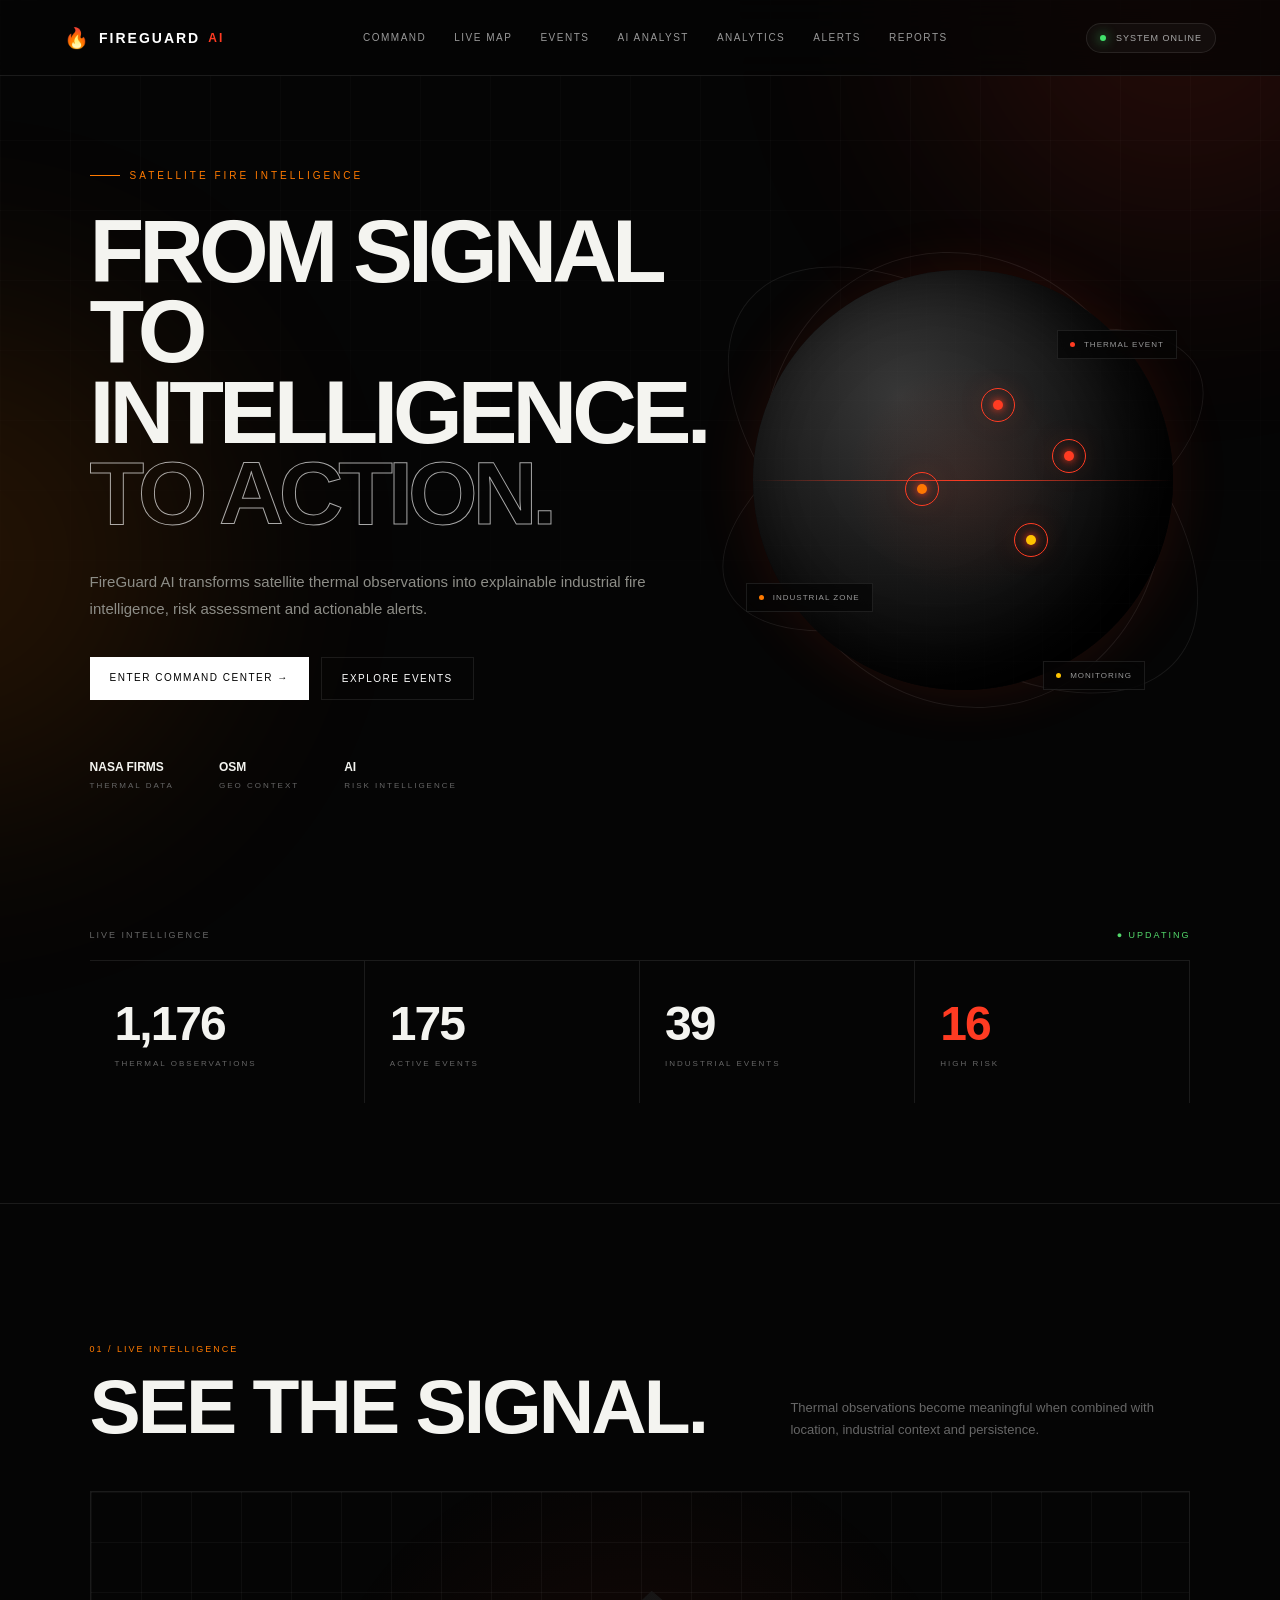
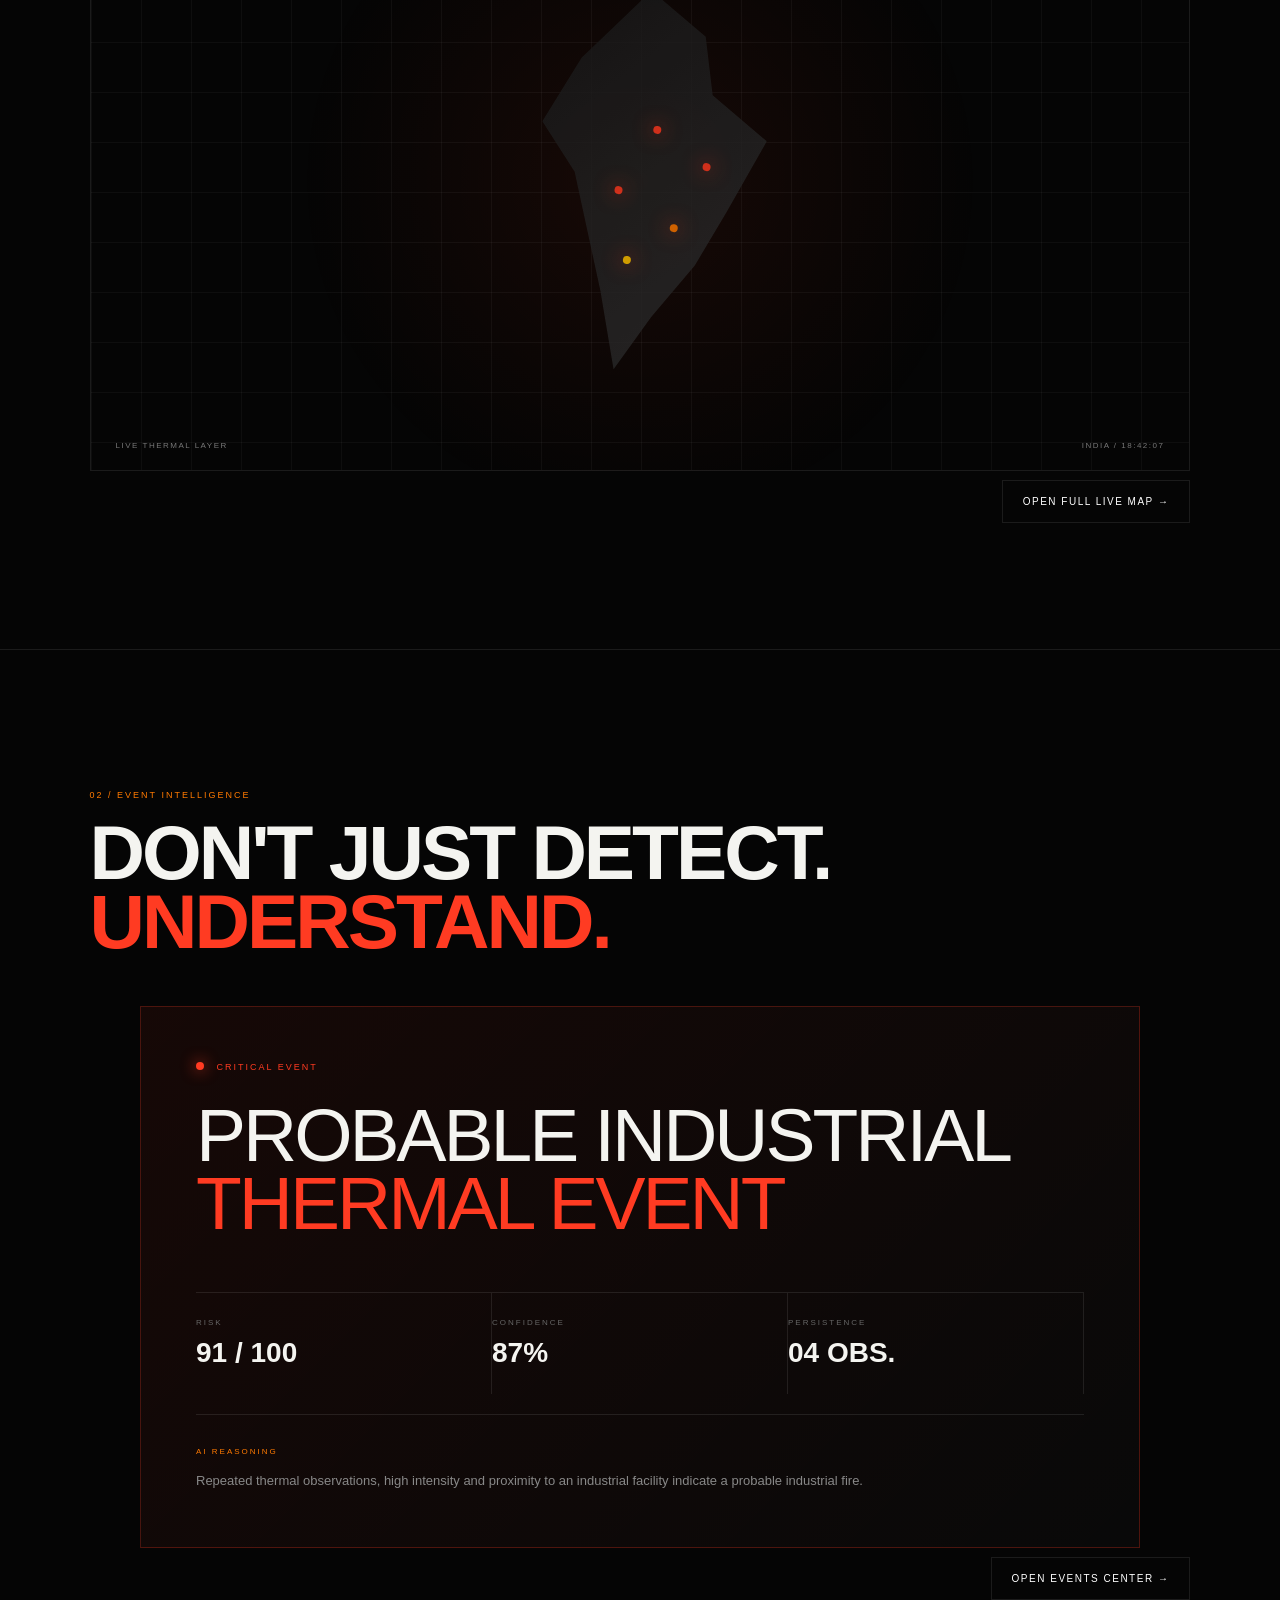
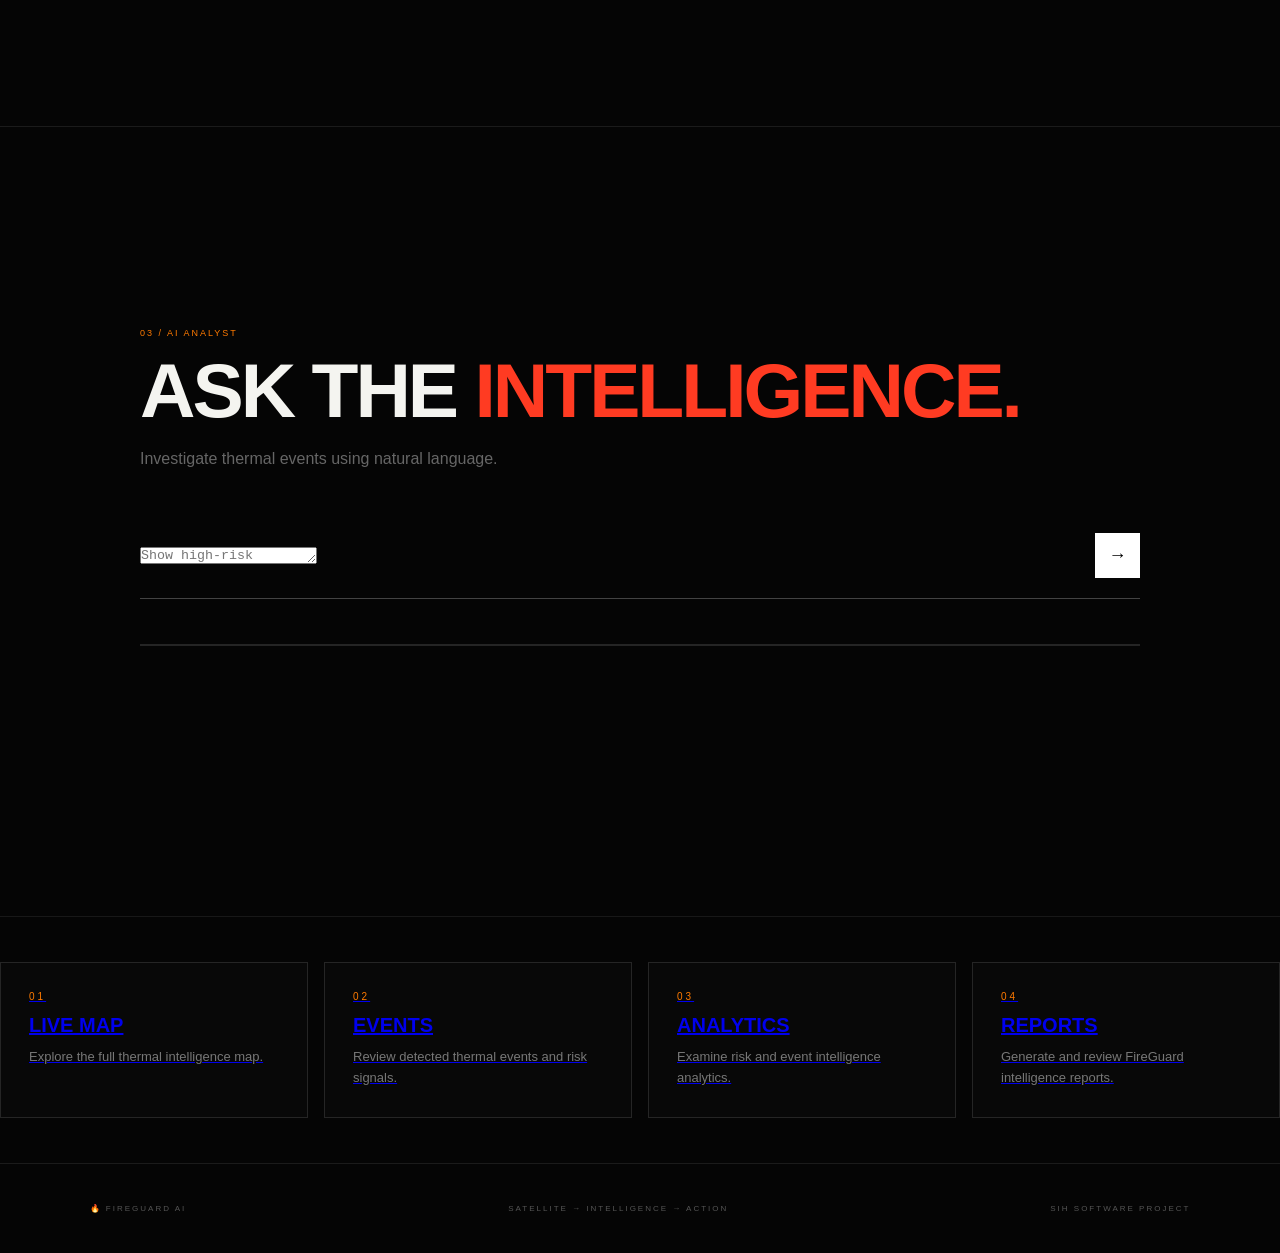
<file: frontend/index.html>
<!DOCTYPE html>
<html lang="en">

<head>

    <meta charset="UTF-8">

    <meta
        name="viewport"
        content="width=device-width, initial-scale=1.0"
    >

    <meta
        name="description"
        content="FireGuard AI - Satellite-powered industrial fire intelligence"
    >

    <title>FireGuard AI — Fire Intelligence</title>

    <link rel="stylesheet" href="style.css">

</head>


<body>


    <!-- =====================================================
         BACKGROUND
    ====================================================== -->

    <div class="background-grid"></div>

    <div class="glow glow-one"></div>

    <div class="glow glow-two"></div>



    <!-- =====================================================
         NAVIGATION
    ====================================================== -->

    <header class="navbar">

        <a
            href="index.html"
            class="brand"
        >

            <span class="brand-icon">
                🔥
            </span>

            <span class="brand-name">
                FIREGUARD
            </span>

            <span class="brand-ai">
                AI
            </span>

        </a>


        <nav class="nav-links">

            <a
                href="index.html"
                class="active"
            >
                COMMAND
            </a>

            <a href="map.html">
                LIVE MAP
            </a>

            <a href="events.html">
                EVENTS
            </a>

            <a href="index.html#analyst">
                AI ANALYST
            </a>

            <a href="analytics.html">
                ANALYTICS
            </a>

            <a href="alerts.html">
                ALERTS
            </a>

            <a href="reports.html">
                REPORTS
            </a>

        </nav>


        <button
            class="status-button"
            type="button"
        >

            <span class="status-dot"></span>

            SYSTEM ONLINE

        </button>

    </header>



    <!-- =====================================================
         HERO / COMMAND
    ====================================================== -->

    <main id="command">


        <section class="hero">


            <div class="hero-content">


                <div class="eyebrow">

                    <span class="eyebrow-line"></span>

                    SATELLITE FIRE INTELLIGENCE

                </div>



                <h1>

                    FROM SIGNAL

                    <span>
                        TO INTELLIGENCE.
                    </span>

                    <span>
                        TO ACTION.
                    </span>

                </h1>



                <p class="hero-description">

                    FireGuard AI transforms satellite thermal
                    observations into explainable industrial
                    fire intelligence, risk assessment and
                    actionable alerts.

                </p>



                <div class="hero-actions">


                    <a
                        href="map.html"
                        class="primary-button"
                    >

                        ENTER COMMAND CENTER

                        <span>
                            →
                        </span>

                    </a>



                    <a
                        href="events.html"
                        class="secondary-button"
                    >

                        EXPLORE EVENTS

                    </a>


                </div>



                <div class="hero-meta">


                    <div>

                        <span class="meta-value">
                            NASA FIRMS
                        </span>

                        <span class="meta-label">
                            THERMAL DATA
                        </span>

                    </div>



                    <div>

                        <span class="meta-value">
                            OSM
                        </span>

                        <span class="meta-label">
                            GEO CONTEXT
                        </span>

                    </div>



                    <div>

                        <span class="meta-value">
                            AI
                        </span>

                        <span class="meta-label">
                            RISK INTELLIGENCE
                        </span>

                    </div>


                </div>


            </div>



            <!-- =================================================
                 VISUAL ORBIT
            ================================================== -->

            <div class="hero-visual">


                <div class="orbit orbit-one"></div>

                <div class="orbit orbit-two"></div>

                <div class="orbit orbit-three"></div>



                <div class="earth">

                    <div class="earth-grid"></div>


                    <div class="thermal thermal-one">

                        <span></span>

                    </div>


                    <div class="thermal thermal-two">

                        <span></span>

                    </div>


                    <div class="thermal thermal-three">

                        <span></span>

                    </div>


                    <div class="thermal thermal-four">

                        <span></span>

                    </div>


                    <div class="earth-core"></div>

                </div>



                <div class="scan-line"></div>



                <div class="visual-label label-one">

                    <span class="label-dot red"></span>

                    THERMAL EVENT

                </div>



                <div class="visual-label label-two">

                    <span class="label-dot orange"></span>

                    INDUSTRIAL ZONE

                </div>



                <div class="visual-label label-three">

                    <span class="label-dot yellow"></span>

                    MONITORING

                </div>


            </div>


        </section>



        <!-- =====================================================
             LIVE STATISTICS
        ====================================================== -->

        <section class="stats-section">


            <div class="stats-heading">

                <span>
                    LIVE INTELLIGENCE
                </span>

                <span class="pulse-text">
                    ● UPDATING
                </span>

            </div>



            <div class="stats-grid">


                <div class="stat-card">

                    <span
                        class="stat-number"
                        data-target="1247"
                    >
                        0
                    </span>

                    <span class="stat-label">
                        THERMAL OBSERVATIONS
                    </span>

                </div>



                <div class="stat-card">

                    <span
                        class="stat-number"
                        data-target="186"
                    >
                        0
                    </span>

                    <span class="stat-label">
                        ACTIVE EVENTS
                    </span>

                </div>



                <div class="stat-card">

                    <span
                        class="stat-number"
                        data-target="42"
                    >
                        0
                    </span>

                    <span class="stat-label">
                        INDUSTRIAL EVENTS
                    </span>

                </div>



                <div class="stat-card danger-card">

                    <span
                        class="stat-number"
                        data-target="18"
                    >
                        0
                    </span>

                    <span class="stat-label">
                        HIGH RISK
                    </span>

                </div>


            </div>


        </section>



        <!-- =====================================================
             MAP PREVIEW
        ====================================================== -->

        <section
            id="map"
            class="preview-section"
        >


            <div class="section-heading">


                <div>

                    <span class="section-kicker">
                        01 / LIVE INTELLIGENCE
                    </span>

                    <h2>
                        SEE THE SIGNAL.
                    </h2>

                </div>


                <p>

                    Thermal observations become meaningful
                    when combined with location, industrial
                    context and persistence.

                </p>


            </div>



            <div class="map-preview">

                <div class="map-grid"></div>


                <div class="map-country">

                    <div class="map-point point-a"></div>

                    <div class="map-point point-b"></div>

                    <div class="map-point point-c"></div>

                    <div class="map-point point-d"></div>

                    <div class="map-point point-e"></div>

                </div>


                <div class="map-overlay">

                    <span>
                        LIVE THERMAL LAYER
                    </span>

                    <span>
                        INDIA / 18:42:07
                    </span>

                </div>


            </div>



            <div
                style="
                    margin-top:20px;
                    text-align:right;
                "
            >

                <a
                    href="map.html"
                    class="secondary-button"
                >
                    OPEN FULL LIVE MAP →
                </a>

            </div>


        </section>



        <!-- =====================================================
             EVENTS PREVIEW
        ====================================================== -->

        <section
            id="events"
            class="events-section"
        >


            <div class="section-heading">


                <div>

                    <span class="section-kicker">
                        02 / EVENT INTELLIGENCE
                    </span>

                    <h2>

                        DON'T JUST DETECT.

                        <span>
                            UNDERSTAND.
                        </span>

                    </h2>

                </div>


            </div>



            <div class="event-demo-card">


                <div class="event-status">

                    <span class="large-status-dot"></span>

                    CRITICAL EVENT

                </div>



                <div class="event-title">

                    PROBABLE INDUSTRIAL

                    <span>
                        THERMAL EVENT
                    </span>

                </div>



                <div class="event-data">


                    <div>

                        <span>
                            RISK
                        </span>

                        <strong>
                            91 / 100
                        </strong>

                    </div>



                    <div>

                        <span>
                            CONFIDENCE
                        </span>

                        <strong>
                            87%
                        </strong>

                    </div>



                    <div>

                        <span>
                            PERSISTENCE
                        </span>

                        <strong>
                            04 OBS.
                        </strong>

                    </div>


                </div>



                <div class="event-reasoning">

                    <span class="reasoning-title">
                        AI REASONING
                    </span>

                    <p>

                        Repeated thermal observations,
                        high intensity and proximity to an
                        industrial facility indicate a
                        probable industrial fire.

                    </p>

                </div>


            </div>



            <div
                style="
                    margin-top:20px;
                    text-align:right;
                "
            >

                <a
                    href="events.html"
                    class="secondary-button"
                >
                    OPEN EVENTS CENTER →
                </a>

            </div>


        </section>



        <!-- =====================================================
             AI ANALYST
        ====================================================== -->

        <section
            id="analyst"
            class="analyst-section"
        >


            <div class="analyst-box">


                <span class="section-kicker">
                    03 / AI ANALYST
                </span>



                <h2>

                    ASK THE

                    <span>
                        INTELLIGENCE.
                    </span>

                </h2>



                <p>

                    Investigate thermal events using
                    natural language.

                </p>



                <!-- =================================================
                     AI ANALYST QUERY INPUT
                ================================================== -->

                <div class="query-box">


                    <textarea
                        id="analyst-query"
                        class="analyst-query"
                        name="analyst-query"
                        rows="1"
                        placeholder="Show high-risk industrial events..."
                        aria-label="Describe the situation for AI analysis"
                        autocomplete="off"
                    ></textarea>



                    <button
                        type="button"
                        id="analyst-run-button"
                        aria-label="Run AI analysis"
                        title="Run AI analysis"
                    >
                        →
                    </button>


                </div>


            </div>


        </section>



        <!-- =====================================================
             QUICK NAVIGATION
        ====================================================== -->

        <section
            style="
                width:100%;
                margin-top:70px;
                padding:45px 0;
                border-top:1px solid rgba(255,255,255,0.08);
            "
        >


            <div
                style="
                    display:grid;
                    grid-template-columns:
                        repeat(4,minmax(0,1fr));
                    gap:16px;
                "
            >


                <a
                    href="map.html"
                    style="
                        display:block;
                        border:1px solid #252525;
                        background:#080808;
                        padding:28px;
                        transition:0.2s ease;
                    "
                >

                    <div
                        style="
                            color:#ff7a00;
                            font-size:10px;
                            letter-spacing:3px;
                            margin-bottom:12px;
                        "
                    >
                        01
                    </div>

                    <div
                        style="
                            font-size:20px;
                            font-weight:700;
                        "
                    >
                        LIVE MAP
                    </div>

                    <div
                        style="
                            margin-top:10px;
                            color:#777;
                            font-size:13px;
                            line-height:1.6;
                        "
                    >
                        Explore the full thermal
                        intelligence map.
                    </div>

                </a>



                <a
                    href="events.html"
                    style="
                        display:block;
                        border:1px solid #252525;
                        background:#080808;
                        padding:28px;
                        transition:0.2s ease;
                    "
                >

                    <div
                        style="
                            color:#ff7a00;
                            font-size:10px;
                            letter-spacing:3px;
                            margin-bottom:12px;
                        "
                    >
                        02
                    </div>

                    <div
                        style="
                            font-size:20px;
                            font-weight:700;
                        "
                    >
                        EVENTS
                    </div>

                    <div
                        style="
                            margin-top:10px;
                            color:#777;
                            font-size:13px;
                            line-height:1.6;
                        "
                    >
                        Review detected thermal
                        events and risk signals.
                    </div>

                </a>



                <a
                    href="analytics.html"
                    style="
                        display:block;
                        border:1px solid #252525;
                        background:#080808;
                        padding:28px;
                        transition:0.2s ease;
                    "
                >

                    <div
                        style="
                            color:#ff7a00;
                            font-size:10px;
                            letter-spacing:3px;
                            margin-bottom:12px;
                        "
                    >
                        03
                    </div>

                    <div
                        style="
                            font-size:20px;
                            font-weight:700;
                        "
                    >
                        ANALYTICS
                    </div>

                    <div
                        style="
                            margin-top:10px;
                            color:#777;
                            font-size:13px;
                            line-height:1.6;
                        "
                    >
                        Examine risk and event
                        intelligence analytics.
                    </div>

                </a>



                <a
                    href="reports.html"
                    style="
                        display:block;
                        border:1px solid #252525;
                        background:#080808;
                        padding:28px;
                        transition:0.2s ease;
                    "
                >

                    <div
                        style="
                            color:#ff7a00;
                            font-size:10px;
                            letter-spacing:3px;
                            margin-bottom:12px;
                        "
                    >
                        04
                    </div>

                    <div
                        style="
                            font-size:20px;
                            font-weight:700;
                        "
                    >
                        REPORTS
                    </div>

                    <div
                        style="
                            margin-top:10px;
                            color:#777;
                            font-size:13px;
                            line-height:1.6;
                        "
                    >
                        Generate and review FireGuard
                        intelligence reports.
                    </div>

                </a>


            </div>


        </section>



        <!-- =====================================================
             FOOTER
        ====================================================== -->

        <footer>


            <div class="footer-brand">

                🔥 FIREGUARD AI

            </div>



            <div class="footer-text">

                SATELLITE → INTELLIGENCE → ACTION

            </div>



            <div class="footer-copy">

                SIH SOFTWARE PROJECT

            </div>


        </footer>


    </main>



    <!-- =====================================================
         SCRIPT
    ====================================================== -->

    <script src="script.js"></script>


</body>

</html>
</file>
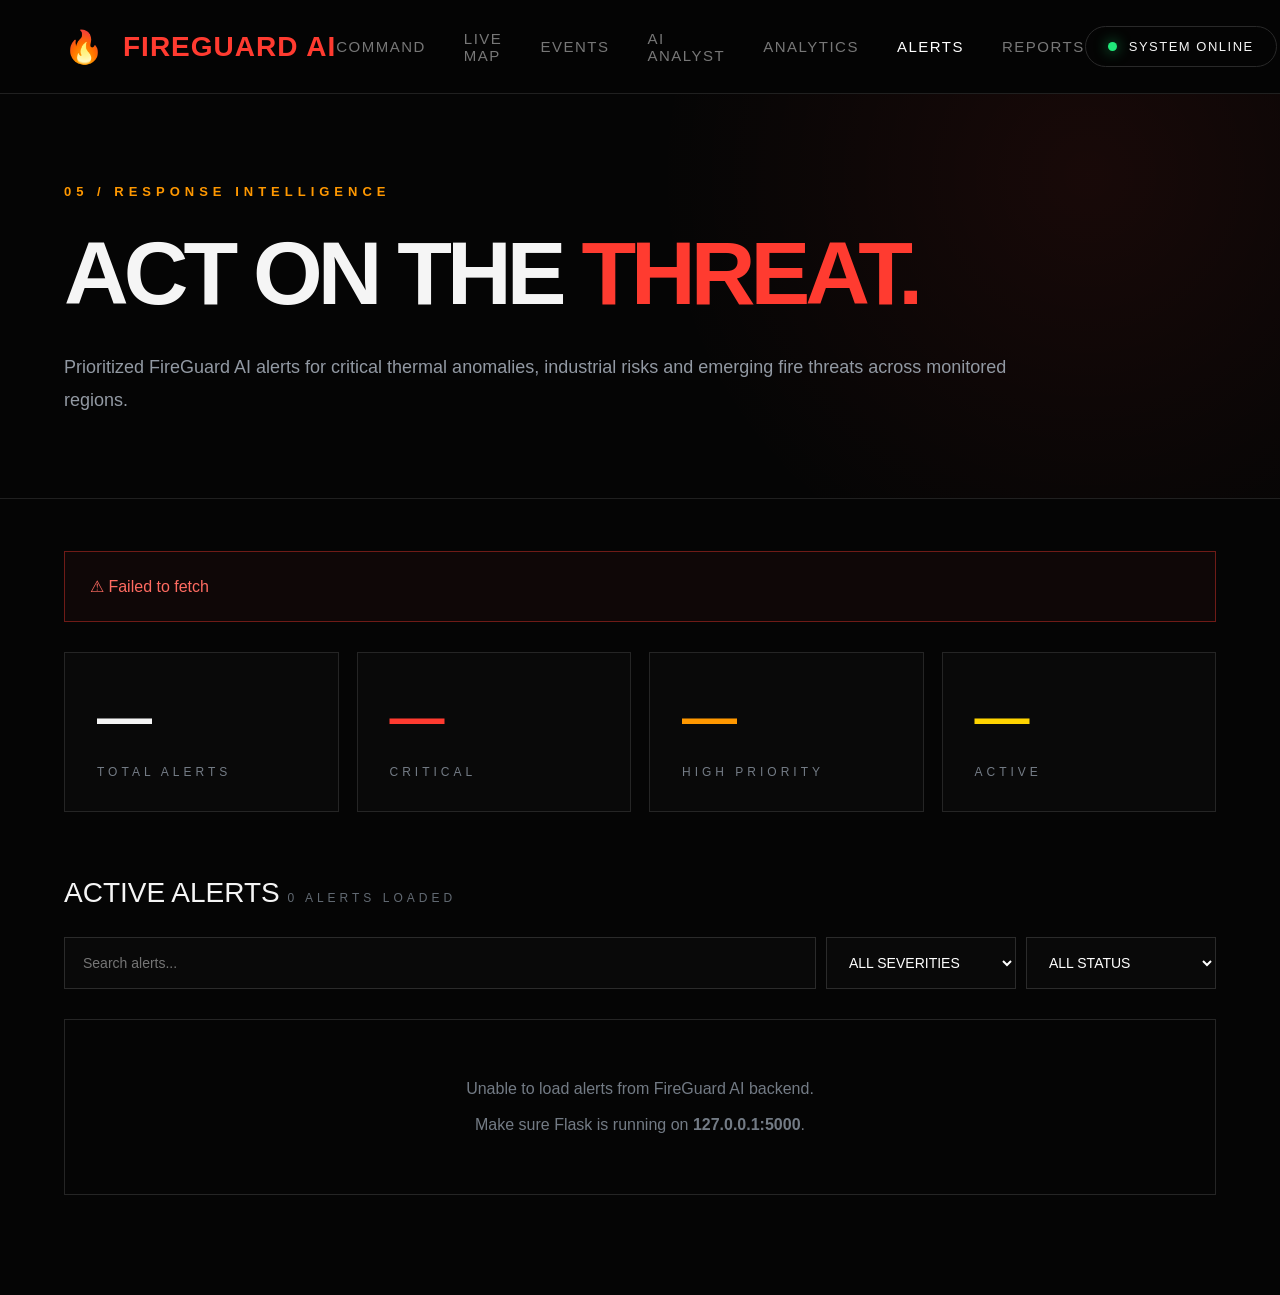
<file: frontend/alerts.html>
<!DOCTYPE html>
<html lang="en">
<head>
    <meta charset="UTF-8">
    <meta name="viewport" content="width=device-width, initial-scale=1.0">
    <title>FireGuard AI — Alerts</title>

    <style>
        * {
            margin: 0;
            padding: 0;
            box-sizing: border-box;
        }

        :root {
            --bg: #050505;
            --panel: #090909;
            --panel2: #101010;
            --border: #252525;
            --text: #f5f5f5;
            --muted: #7d858f;
            --red: #ff3b30;
            --orange: #ff9800;
            --yellow: #ffd400;
            --green: #20e879;
        }

        html {
            scroll-behavior: smooth;
        }

        body {
            font-family: Arial, Helvetica, sans-serif;
            background: var(--bg);
            color: var(--text);
            min-height: 100vh;
        }

        a {
            color: inherit;
            text-decoration: none;
        }

        /* =========================
           NAVBAR
        ========================= */

        .navbar {
            height: 94px;
            border-bottom: 1px solid #202020;
            display: flex;
            align-items: center;
            justify-content: space-between;
            padding: 0 5%;
            position: sticky;
            top: 0;
            z-index: 1000;
            background: rgba(5, 5, 5, 0.96);
            backdrop-filter: blur(12px);
        }

        .brand {
            display: flex;
            align-items: center;
            gap: 18px;
            font-size: 28px;
            font-weight: 800;
            letter-spacing: 1px;
            white-space: nowrap;
        }

        .brand-fire {
            font-size: 32px;
        }

        .brand span:last-child {
            color: var(--red);
        }

        .nav-links {
            display: flex;
            align-items: center;
            gap: 38px;
        }

        .nav-links a {
            color: #777;
            font-size: 15px;
            letter-spacing: 1.5px;
            transition: 0.2s ease;
        }

        .nav-links a:hover {
            color: white;
        }

        .nav-links a.active {
            color: white;
        }

        .system-status {
            border: 1px solid #292929;
            border-radius: 30px;
            padding: 12px 22px;
            display: flex;
            align-items: center;
            gap: 12px;
            font-size: 13px;
            letter-spacing: 1.5px;
            white-space: nowrap;
        }

        .status-dot {
            width: 9px;
            height: 9px;
            background: var(--green);
            border-radius: 50%;
            box-shadow: 0 0 14px rgba(32, 232, 121, 0.7);
        }

        /* =========================
           HERO
        ========================= */

        .hero {
            padding: 90px 5% 82px;
            border-bottom: 1px solid #202020;
            background:
                radial-gradient(
                    circle at 85% 20%,
                    rgba(255, 59, 48, 0.08),
                    transparent 38%
                );
        }

        .eyebrow {
            color: var(--orange);
            font-size: 13px;
            font-weight: 700;
            letter-spacing: 5px;
            margin-bottom: 32px;
        }

        .hero h1 {
            font-size: clamp(58px, 7vw, 105px);
            line-height: 0.95;
            letter-spacing: -5px;
            font-weight: 900;
            margin-bottom: 35px;
        }

        .hero h1 span {
            color: var(--red);
        }

        .hero p {
            max-width: 950px;
            color: #9299a3;
            font-size: 18px;
            line-height: 1.8;
        }

        /* =========================
           MAIN
        ========================= */

        main {
            width: 90%;
            max-width: 1500px;
            margin: 0 auto;
            padding: 52px 0 100px;
        }

        /* =========================
           STAT CARDS
        ========================= */

        .stats {
            display: grid;
            grid-template-columns: repeat(4, 1fr);
            gap: 18px;
            margin-bottom: 65px;
        }

        .stat-card {
            min-height: 160px;
            border: 1px solid var(--border);
            background: var(--panel);
            padding: 32px;
        }

        .stat-value {
            font-size: 55px;
            font-weight: 800;
            margin-bottom: 16px;
        }

        .stat-label {
            color: #747c86;
            font-size: 12px;
            letter-spacing: 4px;
        }

        .critical-value {
            color: var(--red);
        }

        .high-value {
            color: var(--orange);
        }

        .active-value {
            color: var(--yellow);
        }

        /* =========================
           SECTION HEADER
        ========================= */

        .section-header {
            display: flex;
            align-items: center;
            justify-content: space-between;
            gap: 25px;
            margin-bottom: 28px;
        }

        .section-header h2 {
            font-size: 28px;
            font-weight: 500;
        }

        .section-meta {
            color: #626a73;
            font-size: 12px;
            letter-spacing: 4px;
        }

        /* =========================
           FILTERS
        ========================= */

        .filters {
            display: flex;
            gap: 10px;
            margin-bottom: 30px;
        }

        .search-box {
            flex: 1;
            min-width: 220px;
        }

        .search-box input,
        .filter-select {
            width: 100%;
            height: 52px;
            background: #090909;
            color: white;
            border: 1px solid #2b2b2b;
            padding: 0 18px;
            font-size: 14px;
            outline: none;
        }

        .search-box input:focus,
        .filter-select:focus {
            border-color: #555;
        }

        .filter-select {
            width: 190px;
            cursor: pointer;
        }

        /* =========================
           ALERT GRID
        ========================= */

        .alerts-grid {
            display: grid;
            grid-template-columns: repeat(2, minmax(0, 1fr));
            gap: 24px;
        }

        .alert-card {
            position: relative;
            background: var(--panel);
            border: 1px solid #292929;
            padding: 34px;
            min-height: 430px;
            overflow: hidden;
            transition: transform 0.2s ease, border-color 0.2s ease;
        }

        .alert-card:hover {
            transform: translateY(-3px);
            border-color: #414141;
        }

        .alert-card::before {
            content: "";
            position: absolute;
            left: 0;
            top: 0;
            bottom: 0;
            width: 3px;
        }

        .alert-card.critical::before {
            background: var(--red);
        }

        .alert-card.high::before {
            background: var(--orange);
        }

        .alert-card.moderate::before {
            background: var(--yellow);
        }

        .alert-card.low::before {
            background: var(--green);
        }

        .alert-top {
            display: flex;
            align-items: center;
            justify-content: space-between;
            margin-bottom: 38px;
        }

        .alert-id {
            color: #707983;
            font-size: 12px;
            letter-spacing: 3px;
        }

        .severity {
            border-radius: 20px;
            padding: 8px 17px;
            font-size: 11px;
            font-weight: 700;
            letter-spacing: 2px;
        }

        .severity.critical {
            color: var(--red);
            border: 1px solid rgba(255, 59, 48, 0.4);
            background: rgba(255, 59, 48, 0.08);
        }

        .severity.high {
            color: var(--orange);
            border: 1px solid rgba(255, 152, 0, 0.4);
            background: rgba(255, 152, 0, 0.08);
        }

        .severity.moderate {
            color: var(--yellow);
            border: 1px solid rgba(255, 212, 0, 0.35);
            background: rgba(255, 212, 0, 0.07);
        }

        .severity.low {
            color: var(--green);
            border: 1px solid rgba(32, 232, 121, 0.35);
            background: rgba(32, 232, 121, 0.07);
        }

        .alert-title {
            font-size: 29px;
            line-height: 1.2;
            margin-bottom: 14px;
        }

        .region {
            color: #8b929b;
            font-size: 15px;
            margin-bottom: 28px;
        }

        .region-dot {
            display: inline-block;
            width: 8px;
            height: 8px;
            background: #ff4f91;
            border-radius: 50%;
            margin-right: 7px;
        }

        .alert-message {
            color: #858d97;
            line-height: 1.7;
            min-height: 55px;
            margin-bottom: 35px;
        }

        /* =========================
           DATA BOXES
        ========================= */

        .alert-data {
            display: grid;
            grid-template-columns: repeat(3, 1fr);
            gap: 10px;
            margin-bottom: 25px;
        }

        .data-box {
            border: 1px solid #242424;
            background: #101010;
            padding: 18px;
        }

        .data-label {
            color: #626a73;
            font-size: 10px;
            letter-spacing: 2px;
            margin-bottom: 10px;
        }

        .data-value {
            font-size: 18px;
            font-weight: 700;
        }

        .temperature {
            color: var(--red);
        }

        /* =========================
           CARD FOOTER
        ========================= */

        .alert-footer {
            display: flex;
            align-items: center;
            justify-content: space-between;
            gap: 20px;
            margin-top: 20px;
        }

        .detected-time {
            color: #666e77;
            font-size: 13px;
        }

        .ack-btn {
            border: 1px solid #383838;
            background: transparent;
            color: white;
            padding: 13px 20px;
            cursor: pointer;
            font-size: 12px;
            letter-spacing: 1.5px;
            transition: 0.2s;
        }

        .ack-btn:hover {
            border-color: white;
        }

        .ack-btn.acknowledged {
            border-color: rgba(32, 232, 121, 0.5);
            color: var(--green);
            cursor: default;
        }

        /* =========================
           EMPTY / LOADING
        ========================= */

        .message-box {
            border: 1px solid var(--border);
            padding: 60px;
            text-align: center;
            color: #737b85;
            grid-column: 1 / -1;
        }

        .loading {
            animation: pulse 1.2s infinite;
        }

        @keyframes pulse {
            0%, 100% {
                opacity: 0.45;
            }

            50% {
                opacity: 1;
            }
        }

        /* =========================
           ERROR
        ========================= */

        .error-box {
            border: 1px solid rgba(255, 59, 48, 0.4);
            background: rgba(255, 59, 48, 0.04);
            color: #ff6b61;
            padding: 25px;
            margin-bottom: 30px;
            display: none;
        }

        /* =========================
           RESPONSIVE
        ========================= */

        @media (max-width: 1150px) {
            .nav-links {
                gap: 18px;
            }

            .nav-links a {
                font-size: 12px;
            }

            .stats {
                grid-template-columns: repeat(2, 1fr);
            }
        }

        @media (max-width: 850px) {
            .navbar {
                height: auto;
                min-height: 80px;
                padding: 18px 5%;
                flex-wrap: wrap;
                gap: 20px;
            }

            .nav-links {
                order: 3;
                width: 100%;
                overflow-x: auto;
                padding-bottom: 5px;
            }

            .system-status {
                margin-left: auto;
            }

            .alerts-grid {
                grid-template-columns: 1fr;
            }

            .filters {
                flex-direction: column;
            }

            .filter-select {
                width: 100%;
            }
        }

        @media (max-width: 600px) {
            .brand {
                font-size: 21px;
            }

            .brand-fire {
                font-size: 25px;
            }

            .hero {
                padding: 65px 5%;
            }

            .hero h1 {
                font-size: 55px;
                letter-spacing: -3px;
            }

            .stats {
                grid-template-columns: 1fr;
            }

            .alert-card {
                padding: 25px;
            }

            .alert-data {
                grid-template-columns: 1fr;
            }

            .alert-footer {
                flex-direction: column;
                align-items: stretch;
            }

            .ack-btn {
                width: 100%;
            }
        }
    </style>
</head>

<body>

<!-- =========================
     NAVBAR
========================= -->

<header class="navbar">

    <a href="index.html" class="brand">
        <span class="brand-fire">🔥</span>
        <span>FIREGUARD <span>AI</span></span>
    </a>

    <nav class="nav-links">
        <a href="index.html">COMMAND</a>
        <a href="live-map.html">LIVE MAP</a>
        <a href="events.html">EVENTS</a>
        <a href="ai-analyst.html">AI ANALYST</a>
        <a href="analytics.html">ANALYTICS</a>
        <a href="alerts.html" class="active">ALERTS</a>
        <a href="reports.html">REPORTS</a>
    </nav>

    <div class="system-status">
        <span class="status-dot"></span>
        SYSTEM ONLINE
    </div>

</header>


<!-- =========================
     HERO
========================= -->

<section class="hero">

    <div class="eyebrow">
        05 / RESPONSE INTELLIGENCE
    </div>

    <h1>
        ACT ON THE <span>THREAT.</span>
    </h1>

    <p>
        Prioritized FireGuard AI alerts for critical thermal anomalies,
        industrial risks and emerging fire threats across monitored regions.
    </p>

</section>


<!-- =========================
     MAIN
========================= -->

<main>

    <div id="errorBox" class="error-box"></div>

    <!-- STATS -->

    <section class="stats">

        <div class="stat-card">
            <div id="totalAlerts" class="stat-value">
                —
            </div>
            <div class="stat-label">
                TOTAL ALERTS
            </div>
        </div>

        <div class="stat-card">
            <div id="criticalAlerts" class="stat-value critical-value">
                —
            </div>
            <div class="stat-label">
                CRITICAL
            </div>
        </div>

        <div class="stat-card">
            <div id="highAlerts" class="stat-value high-value">
                —
            </div>
            <div class="stat-label">
                HIGH PRIORITY
            </div>
        </div>

        <div class="stat-card">
            <div id="activeAlerts" class="stat-value active-value">
                —
            </div>
            <div class="stat-label">
                ACTIVE
            </div>
        </div>

    </section>


    <!-- ALERT LIST -->

    <section>

        <div class="section-header">

            <div>
                <h2>
                    ACTIVE ALERTS
                    <span id="loadedCount" class="section-meta">
                        0 ALERTS LOADED
                    </span>
                </h2>
            </div>

        </div>


        <!-- FILTERS -->

        <div class="filters">

            <div class="search-box">
                <input
                    type="text"
                    id="searchInput"
                    placeholder="Search alerts..."
                    autocomplete="off"
                >
            </div>

            <select id="severityFilter" class="filter-select">
                <option value="ALL">ALL SEVERITIES</option>
                <option value="CRITICAL">CRITICAL</option>
                <option value="HIGH">HIGH</option>
                <option value="MODERATE">MODERATE</option>
                <option value="LOW">LOW</option>
            </select>

            <select id="statusFilter" class="filter-select">
                <option value="ALL">ALL STATUS</option>
                <option value="ACTIVE">ACTIVE</option>
                <option value="ACKNOWLEDGED">ACKNOWLEDGED</option>
                <option value="RESOLVED">RESOLVED</option>
            </select>

        </div>


        <!-- ALERT GRID -->

        <div id="alertsGrid" class="alerts-grid">

            <div class="message-box loading">
                Loading FireGuard alerts...
            </div>

        </div>

    </section>

</main>


<script>

    /*
    ==========================================
       FIREGUARD AI ALERTS
       Backend:
       https://fireguardai-qsd4.onrender.com/api/alerts
    ==========================================
    */

    const API_URL = "https://fireguardai-qsd4.onrender.com/api/alerts";

    let alerts = [];


    /* =========================
       DOM
    ========================= */

    const alertsGrid = document.getElementById("alertsGrid");
    const searchInput = document.getElementById("searchInput");
    const severityFilter = document.getElementById("severityFilter");
    const statusFilter = document.getElementById("statusFilter");

    const totalAlerts = document.getElementById("totalAlerts");
    const criticalAlerts = document.getElementById("criticalAlerts");
    const highAlerts = document.getElementById("highAlerts");
    const activeAlerts = document.getElementById("activeAlerts");
    const loadedCount = document.getElementById("loadedCount");
    const errorBox = document.getElementById("errorBox");


    /* =========================
       LOAD ALERTS
    ========================= */

    async function loadAlerts() {

        try {

            errorBox.style.display = "none";

            alertsGrid.innerHTML = `
                <div class="message-box loading">
                    Loading FireGuard alerts...
                </div>
            `;

            const response = await fetch(API_URL);

            if (!response.ok) {
                throw new Error(
                    "Backend returned HTTP " + response.status
                );
            }

            const data = await response.json();

            if (data.status !== "success") {
                throw new Error(
                    data.message || "Unable to load alerts."
                );
            }

            alerts = Array.isArray(data.alerts)
                ? data.alerts
                : [];

            updateStats();

            renderAlerts();

        } catch (error) {

            console.error("Alert loading error:", error);

            alertsGrid.innerHTML = `
                <div class="message-box">
                    Unable to load alerts from FireGuard AI backend.
                    <br><br>
                    Make sure Flask is running on
                    <strong>127.0.0.1:5000</strong>.
                </div>
            `;

            errorBox.innerHTML =
                "⚠ " + error.message;

            errorBox.style.display = "block";
        }
    }


    /* =========================
       UPDATE STATISTICS
    ========================= */

    function updateStats() {

        const critical = alerts.filter(
            alert => alert.severity === "CRITICAL"
        ).length;

        const high = alerts.filter(
            alert => alert.severity === "HIGH"
        ).length;

        const active = alerts.filter(
            alert => alert.status === "ACTIVE"
        ).length;

        totalAlerts.textContent = alerts.length;
        criticalAlerts.textContent = critical;
        highAlerts.textContent = high;
        activeAlerts.textContent = active;

        loadedCount.textContent =
            `${alerts.length} ALERT${alerts.length === 1 ? "" : "S"} LOADED`;
    }


    /* =========================
       FILTER ALERTS
    ========================= */

    function getFilteredAlerts() {

        const search =
            searchInput.value
                .trim()
                .toLowerCase();

        const severity =
            severityFilter.value;

        const status =
            statusFilter.value;

        return alerts.filter(alert => {

            const searchableText = [
                alert.id,
                alert.event_id,
                alert.title,
                alert.message,
                alert.region,
                alert.severity,
                alert.status,
                alert.temperature
            ]
                .join(" ")
                .toLowerCase();

            const matchesSearch =
                !search ||
                searchableText.includes(search);

            const matchesSeverity =
                severity === "ALL" ||
                alert.severity === severity;

            const matchesStatus =
                status === "ALL" ||
                alert.status === status;

            return (
                matchesSearch &&
                matchesSeverity &&
                matchesStatus
            );
        });
    }


    /* =========================
       RENDER ALERTS
    ========================= */

    function renderAlerts() {

        const filteredAlerts =
            getFilteredAlerts();

        if (filteredAlerts.length === 0) {

            alertsGrid.innerHTML = `
                <div class="message-box">
                    No alerts match the selected filters.
                </div>
            `;

            return;
        }

        alertsGrid.innerHTML =
            filteredAlerts
                .map(alert => createAlertCard(alert))
                .join("");
    }


    /* =========================
       CREATE ALERT CARD
    ========================= */

    function createAlertCard(alert) {

        const severity =
            String(alert.severity || "LOW")
                .toLowerCase();

        const status =
            String(alert.status || "ACTIVE")
                .toUpperCase();

        const isAcknowledged =
            status === "ACKNOWLEDGED";

        const temperature =
            alert.temperature || "N/A";

        const confidence =
            alert.confidence || "N/A";

        const title =
            escapeHtml(alert.title || "Fire Alert");

        const region =
            escapeHtml(alert.region || "Unknown");

        const message =
            escapeHtml(
                alert.message ||
                "Thermal activity detected."
            );

        const id =
            escapeHtml(alert.id || "ALT-UNKNOWN");

        const eventId =
            escapeHtml(alert.event_id || "N/A");

        const time =
            escapeHtml(alert.time || "Unknown time");


        return `
            <article
                class="alert-card ${severity}"
                data-alert-id="${id}"
            >

                <div class="alert-top">

                    <div class="alert-id">
                        ${id} · ${eventId}
                    </div>

                    <div class="severity ${severity}">
                        ${escapeHtml(alert.severity || "LOW")}
                    </div>

                </div>


                <h3 class="alert-title">
                    ${title}
                </h3>


                <div class="region">
                    <span class="region-dot"></span>
                    ${region}
                </div>


                <p class="alert-message">
                    ${message}
                </p>


                <div class="alert-data">

                    <div class="data-box">

                        <div class="data-label">
                            TEMPERATURE
                        </div>

                        <div class="data-value temperature">
                            ${escapeHtml(temperature)}
                        </div>

                    </div>


                    <div class="data-box">

                        <div class="data-label">
                            CONFIDENCE
                        </div>

                        <div class="data-value">
                            ${escapeHtml(confidence)}
                        </div>

                    </div>


                    <div class="data-box">

                        <div class="data-label">
                            STATUS
                        </div>

                        <div class="data-value">
                            ${escapeHtml(status)}
                        </div>

                    </div>

                </div>


                <div class="alert-footer">

                    <div class="detected-time">
                        Detected ${time}
                    </div>

                    ${
                        isAcknowledged
                        ?
                        `
                            <button
                                class="ack-btn acknowledged"
                                disabled
                            >
                                ALERT ACKNOWLEDGED ✓
                            </button>
                        `
                        :
                        `
                            <button
                                class="ack-btn"
                                onclick="acknowledgeAlert('${escapeAttribute(alert.id)}')"
                            >
                                ACKNOWLEDGE ALERT →
                            </button>
                        `
                    }

                </div>

            </article>
        `;
    }


    /* =========================
       ACKNOWLEDGE ALERT
    ========================= */

    async function acknowledgeAlert(alertId) {

        console.log(
            "Sending acknowledge request:",
            alertId
        );

        const alert =
            alerts.find(
                item => item.id === alertId
            );

        if (!alert) {
            console.error(
                "Alert not found:",
                alertId
            );
            return;
        }

        try {

            const response = await fetch(
                `${API_URL}/${encodeURIComponent(alertId)}/acknowledge`,
                {
                    method: "POST",
                    headers: {
                        "Content-Type": "application/json"
                    }
                }
            );

            if (!response.ok) {
                throw new Error(
                    "Backend returned HTTP " +
                    response.status
                );
            }

            const data =
                await response.json();

            console.log(
                "Backend acknowledgement response:",
                data
            );

            /*
             * IMPORTANT:
             * Do not change alert.status locally.
             * Reload the state from Flask so the
             * backend remains the single source of truth.
             */
            await loadAlerts();

        } catch (error) {

            console.error(
                "Failed to acknowledge alert:",
                error
            );

            errorBox.innerHTML =
                "⚠ Failed to acknowledge alert: " +
                error.message;

            errorBox.style.display = "block";
        }
    }


    /* =========================
       HTML SAFETY
    ========================= */

    function escapeHtml(value) {

        return String(value)
            .replace(/&/g, "&amp;")
            .replace(/</g, "&lt;")
            .replace(/>/g, "&gt;")
            .replace(/"/g, "&quot;")
            .replace(/'/g, "&#039;");
    }


    function escapeAttribute(value) {

        return String(value)
            .replace(/\\/g, "\\\\")
            .replace(/'/g, "\\'");
    }


    /* =========================
       FILTER EVENTS
    ========================= */

    searchInput.addEventListener(
        "input",
        renderAlerts
    );

    severityFilter.addEventListener(
        "change",
        renderAlerts
    );

    statusFilter.addEventListener(
        "change",
        renderAlerts
    );


    /* =========================
       INITIAL LOAD
    ========================= */

    loadAlerts();

</script>

</body>
</html>
</file>
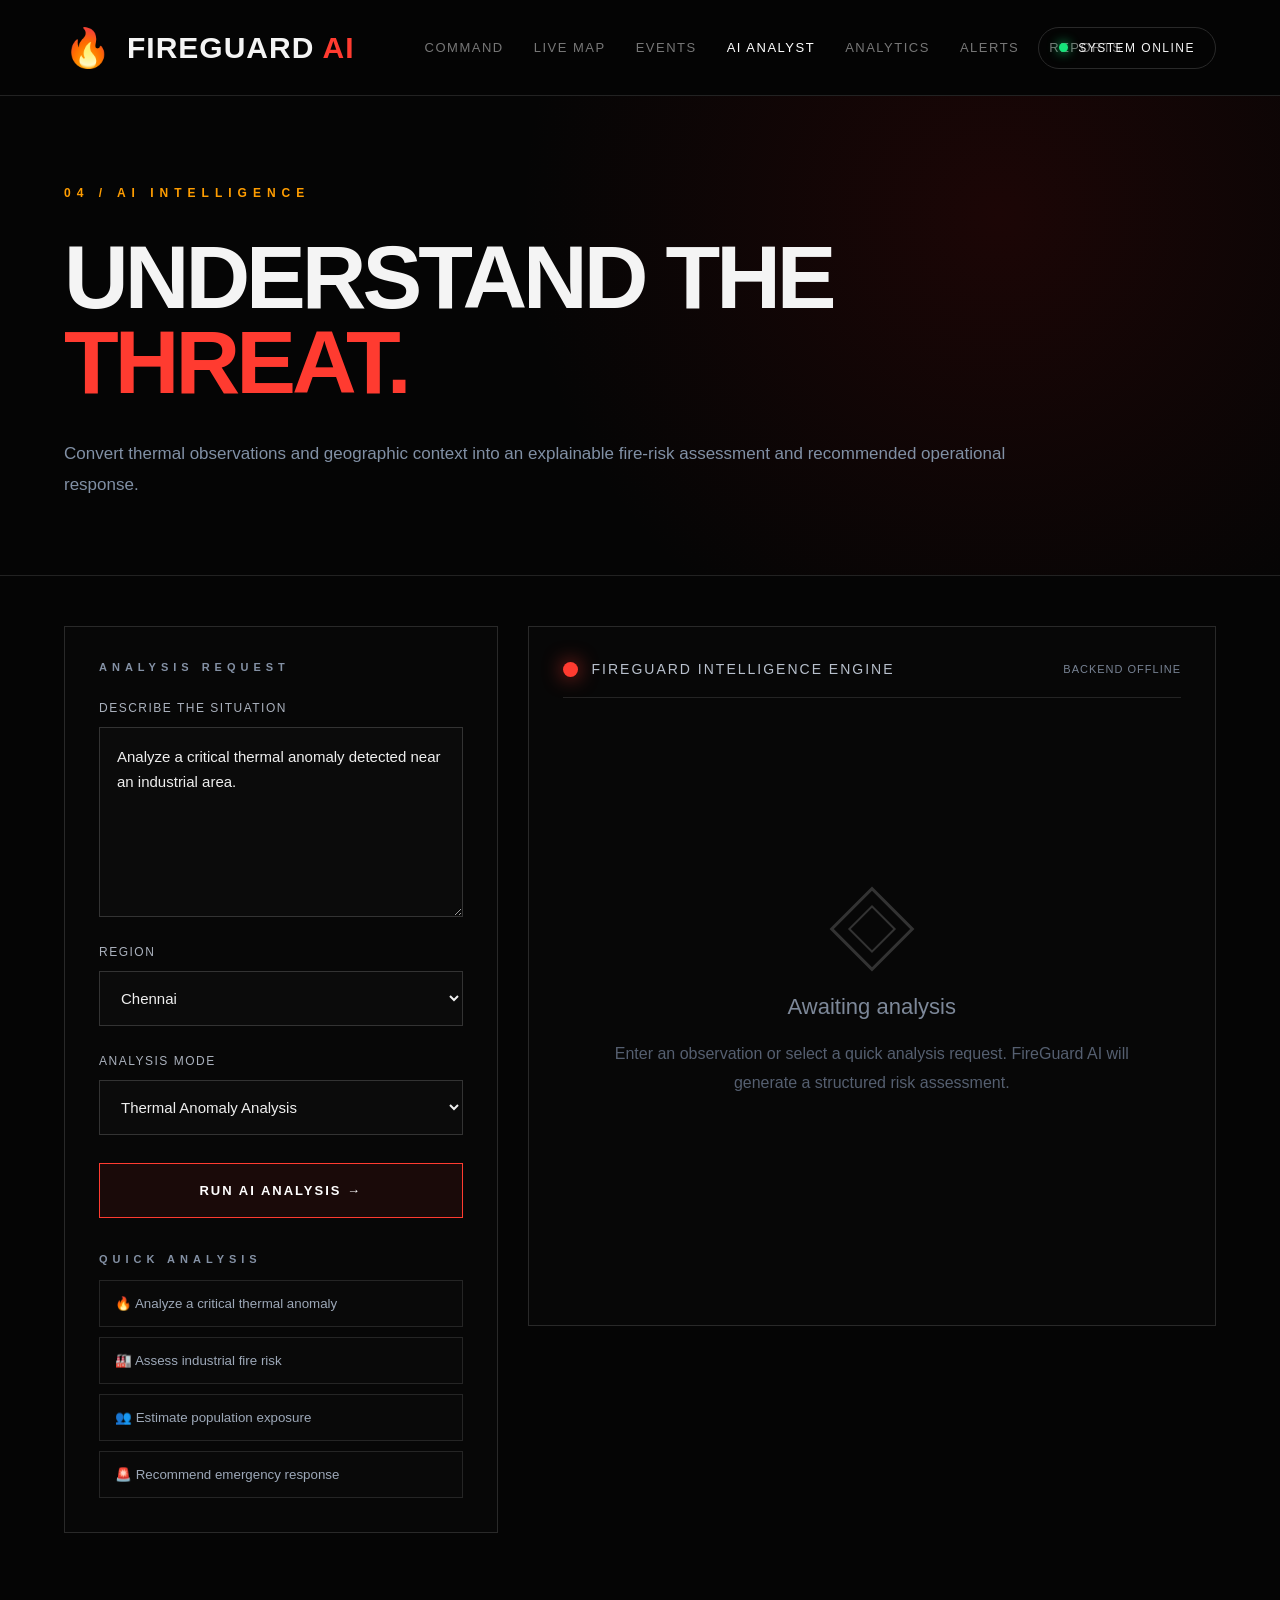
<file: frontend/analyst.html>
<!DOCTYPE html>
<html lang="en">

<head>
    <meta charset="UTF-8">
    <meta name="viewport" content="width=device-width, initial-scale=1.0">

    <title>FireGuard AI — AI Analyst</title>

    <style>

        * {
            box-sizing: border-box;
            margin: 0;
            padding: 0;
        }

        html {
            scroll-behavior: smooth;
        }

        body {
            background: #050505;
            color: #f4f4f4;
            font-family: Arial, Helvetica, sans-serif;
            min-height: 100vh;
        }

        a {
            color: inherit;
            text-decoration: none;
        }

        button,
        input,
        textarea,
        select {
            font-family: inherit;
        }

        /* =====================================================
           NAVIGATION
        ===================================================== */

        .navbar {
            min-height: 96px;
            border-bottom: 1px solid #222;
            display: flex;
            align-items: center;
            padding: 0 5%;
            position: sticky;
            top: 0;
            z-index: 1000;
            background: rgba(5, 5, 5, 0.97);
            backdrop-filter: blur(12px);
        }

        .brand {
            display: flex;
            align-items: center;
            gap: 16px;
            margin-right: 70px;
            flex-shrink: 0;
        }

        .brand-fire {
            font-size: 38px;
            line-height: 1;
        }

        .brand-name {
            font-size: 30px;
            font-weight: 800;
            letter-spacing: 1px;
            white-space: nowrap;
        }

        .brand-name span {
            color: #ff3b30;
        }

        .nav-links {
            display: flex;
            align-items: center;
            gap: 30px;
            flex: 1;
            min-width: 0;
        }

        .nav-links a {
            color: #777;
            font-size: 13px;
            letter-spacing: 1.5px;
            transition: 0.2s ease;
            white-space: nowrap;
        }

        .nav-links a:hover,
        .nav-links a.active {
            color: #fff;
        }

        .system-status {
            border: 1px solid #292929;
            border-radius: 30px;
            padding: 13px 20px;
            display: flex;
            align-items: center;
            gap: 10px;
            font-size: 12px;
            letter-spacing: 1.5px;
            white-space: nowrap;
            margin-left: 25px;
        }

        .status-dot {
            width: 9px;
            height: 9px;
            background: #16e47a;
            border-radius: 50%;
            box-shadow: 0 0 12px #16e47a;
        }

        /* =====================================================
           HERO
        ===================================================== */

        .hero {
            min-height: 390px;
            padding: 90px 5% 75px;
            border-bottom: 1px solid #222;
            background:
                radial-gradient(
                    circle at 78% 25%,
                    rgba(120, 10, 10, 0.20),
                    transparent 45%
                );
        }

        .eyebrow {
            color: #ff9d00;
            font-size: 12px;
            font-weight: 700;
            letter-spacing: 6px;
            margin-bottom: 35px;
        }

        .hero h1 {
            font-size: clamp(55px, 7vw, 100px);
            line-height: 0.95;
            font-weight: 900;
            max-width: 1000px;
            letter-spacing: -4px;
        }

        .hero h1 span {
            color: #ff3b30;
        }

        .hero p {
            margin-top: 34px;
            max-width: 1000px;
            color: #8190a5;
            font-size: 17px;
            line-height: 1.8;
        }

        /* =====================================================
           MAIN
        ===================================================== */

        .main {
            width: 90%;
            max-width: 1550px;
            margin: 50px auto 100px;
        }

        .workspace {
            display: grid;
            grid-template-columns: minmax(340px, 0.85fr) minmax(500px, 1.35fr);
            gap: 30px;
            align-items: start;
        }

        .panel {
            border: 1px solid #292929;
            background: #070707;
        }

        /* =====================================================
           REQUEST PANEL
        ===================================================== */

        .request-panel {
            padding: 34px;
        }

        .section-label {
            color: #8491a5;
            font-size: 11px;
            letter-spacing: 5px;
            margin-bottom: 28px;
            font-weight: 700;
        }

        .field {
            margin-bottom: 28px;
        }

        .field label {
            display: block;
            color: #aab1bd;
            font-size: 12px;
            letter-spacing: 1.5px;
            margin-bottom: 12px;
        }

        textarea,
        select {
            width: 100%;
            background: #0b0b0b;
            border: 1px solid #333;
            color: #eee;
            padding: 17px;
            font-size: 15px;
            outline: none;
            font-family: Arial, Helvetica, sans-serif;
            transition: border-color 0.2s ease;
        }

        textarea {
            min-height: 190px;
            resize: vertical;
            line-height: 1.65;
            display: block;
            cursor: text;
            pointer-events: auto;
            user-select: text;
            -webkit-user-select: text;
        }

        textarea::placeholder {
            color: #555;
        }

        textarea:focus,
        select:focus {
            border-color: #ff3b30;
        }

        select {
            cursor: pointer;
        }

        .run-button {
            width: 100%;
            border: 1px solid #ff3b30;
            background: rgba(255, 59, 48, 0.08);
            color: #fff;
            padding: 19px;
            cursor: pointer;
            font-size: 13px;
            letter-spacing: 2px;
            font-weight: 700;
            transition:
                background 0.25s ease,
                transform 0.15s ease,
                opacity 0.2s ease;
        }

        .run-button:hover {
            background: #ff3b30;
        }

        .run-button:active {
            transform: scale(0.99);
        }

        .run-button:disabled {
            opacity: 0.5;
            cursor: wait;
        }

        .quick-title {
            margin-top: 35px;
            margin-bottom: 15px;
        }

        .quick-buttons {
            display: flex;
            flex-direction: column;
            gap: 10px;
        }

        .quick-button {
            width: 100%;
            text-align: left;
            padding: 15px;
            border: 1px solid #252525;
            background: #090909;
            color: #9da8b8;
            cursor: pointer;
            transition:
                border-color 0.2s ease,
                color 0.2s ease,
                background 0.2s ease;
        }

        .quick-button:hover {
            border-color: #555;
            color: white;
            background: #0e0e0e;
        }

        /* =====================================================
           RESULT PANEL
        ===================================================== */

        .result-panel {
            padding: 34px;
            min-height: 700px;
        }

        .engine-header {
            display: flex;
            justify-content: space-between;
            align-items: center;
            border-bottom: 1px solid #242424;
            padding-bottom: 20px;
            margin-bottom: 30px;
        }

        .engine-title {
            display: flex;
            align-items: center;
            gap: 14px;
            color: #b8c0cc;
            font-size: 14px;
            letter-spacing: 2px;
        }

        .engine-dot {
            width: 15px;
            height: 15px;
            border-radius: 50%;
            background: #ff3b30;
            box-shadow: 0 0 20px rgba(255, 59, 48, 0.8);
            flex-shrink: 0;
        }

        .engine-status {
            color: #788394;
            font-size: 11px;
            text-transform: uppercase;
            letter-spacing: 1px;
        }

        /* =====================================================
           ERROR
        ===================================================== */

        .error-box {
            display: none;
            border: 1px solid #7a2424;
            background: rgba(100, 20, 20, 0.12);
            padding: 20px;
            color: #ff7770;
            margin-bottom: 20px;
            line-height: 1.6;
            font-size: 14px;
        }

        .error-box.show {
            display: block;
        }

        /* =====================================================
           EMPTY STATE
        ===================================================== */

        .empty-state {
            min-height: 540px;
            display: flex;
            flex-direction: column;
            align-items: center;
            justify-content: center;
            text-align: center;
            color: #687386;
            padding: 40px;
        }

        .empty-icon {
            width: 60px;
            height: 60px;
            border: 3px solid #333;
            transform: rotate(45deg);
            margin-bottom: 35px;
            position: relative;
        }

        .empty-icon::after {
            content: "";
            position: absolute;
            inset: 10px;
            border: 2px solid #333;
        }

        .empty-state h3 {
            font-size: 22px;
            font-weight: normal;
            margin-bottom: 20px;
            color: #7d8899;
        }

        .empty-state p {
            max-width: 600px;
            line-height: 1.8;
            color: #555f70;
        }

        /* =====================================================
           RESULT
        ===================================================== */

        .result-content {
            display: none;
        }

        .result-content.show {
            display: block;
        }

        .threat-box {
            border: 1px solid #5b2723;
            background: rgba(80, 15, 10, 0.12);
            padding: 28px 32px;
            margin-bottom: 22px;
        }

        .threat-label {
            color: #8a8f9b;
            font-size: 11px;
            letter-spacing: 5px;
            margin-bottom: 20px;
        }

        .threat-row {
            display: flex;
            justify-content: space-between;
            align-items: center;
            gap: 20px;
        }

        .threat-level {
            font-size: 42px;
            font-weight: 900;
            color: #ff3b30;
        }

        .score {
            font-size: 18px;
            color: #9da5b2;
        }

        .score strong {
            color: white;
            font-size: 28px;
        }

        .metrics {
            display: grid;
            grid-template-columns: 1fr 1fr;
            gap: 18px;
            margin-bottom: 22px;
        }

        .metric {
            border: 1px solid #252525;
            padding: 25px;
            min-height: 140px;
            background: #090909;
        }

        .metric-label {
            color: #748095;
            font-size: 11px;
            letter-spacing: 4px;
            margin-bottom: 20px;
        }

        .metric-value {
            color: white;
            font-size: 25px;
            font-weight: bold;
            word-break: break-word;
        }

        .metric-description {
            margin-top: 10px;
            color: #6f7887;
            font-size: 13px;
            line-height: 1.6;
        }

        .info-box {
            border: 1px solid #292929;
            padding: 27px;
            margin-bottom: 20px;
            background: #090909;
        }

        .info-title {
            color: #ff8500;
            font-size: 12px;
            letter-spacing: 4px;
            margin-bottom: 18px;
            font-weight: 700;
        }

        .info-text {
            color: #a5adba;
            line-height: 1.8;
            font-size: 15px;
            white-space: pre-wrap;
            word-break: break-word;
        }

        .response-box {
            border: 1px solid #4c2823;
            background: rgba(80, 20, 10, 0.10);
            padding: 27px;
        }

        /* =====================================================
           LOADING
        ===================================================== */

        .analysis-loading {
            min-height: 500px;
            display: flex;
            align-items: center;
            justify-content: center;
            flex-direction: column;
            text-align: center;
            padding: 40px;
        }

        .loading-spinner {
            width: 48px;
            height: 48px;
            border: 3px solid rgba(255, 69, 45, 0.2);
            border-top-color: #ff452d;
            border-radius: 50%;
            animation: fireguardSpin 1s linear infinite;
            margin-bottom: 25px;
        }

        @keyframes fireguardSpin {
            from {
                transform: rotate(0deg);
            }

            to {
                transform: rotate(360deg);
            }
        }

        .loading-title {
            font-size: 17px;
            letter-spacing: 3px;
            text-transform: uppercase;
            color: #fff;
            margin-bottom: 12px;
        }

        .loading-text {
            color: #777;
            font-size: 13px;
        }

        /* =====================================================
           MOBILE
        ===================================================== */

        @media (max-width: 1200px) {

            .navbar {
                padding: 20px 25px;
                flex-wrap: wrap;
                gap: 18px;
            }

            .brand {
                margin-right: 25px;
            }

            .nav-links {
                gap: 18px;
                overflow-x: auto;
                order: 3;
                width: 100%;
                padding-bottom: 3px;
            }

            .system-status {
                margin-left: auto;
            }

            .workspace {
                grid-template-columns: 1fr;
            }
        }

        @media (max-width: 700px) {

            .navbar {
                height: auto;
            }

            .brand-name {
                font-size: 24px;
            }

            .brand-fire {
                font-size: 30px;
            }

            .nav-links a {
                font-size: 11px;
            }

            .system-status {
                padding: 10px 14px;
                font-size: 10px;
            }

            .hero {
                padding: 70px 25px;
            }

            .hero h1 {
                font-size: 55px;
                letter-spacing: -3px;
            }

            .hero p {
                font-size: 15px;
            }

            .main {
                width: calc(100% - 30px);
                margin-top: 30px;
            }

            .request-panel,
            .result-panel {
                padding: 22px;
            }

            .metrics {
                grid-template-columns: 1fr;
            }

            .threat-row {
                align-items: flex-start;
                flex-direction: column;
            }

            .threat-level {
                font-size: 34px;
            }

            .engine-header {
                align-items: flex-start;
                gap: 15px;
                flex-direction: column;
            }
        }

    </style>

</head>

<body>

    <!-- =====================================================
         NAVIGATION
    ===================================================== -->

    <header class="navbar">

        <a href="index.html" class="brand">

            <div class="brand-fire">
                🔥
            </div>

            <div class="brand-name">
                FIREGUARD <span>AI</span>
            </div>

        </a>


        <nav class="nav-links">

            <a href="index.html">
                COMMAND
            </a>

            <a href="map.html">
                LIVE MAP
            </a>

            <a href="events.html">
                EVENTS
            </a>

            <a href="analyst.html" class="active">
                AI ANALYST
            </a>

            <a href="analytics.html">
                ANALYTICS
            </a>

            <a href="alerts.html">
                ALERTS
            </a>

            <a href="reports.html">
                REPORTS
            </a>

        </nav>


        <div class="system-status">

            <span class="status-dot"></span>

            SYSTEM ONLINE

        </div>

    </header>


    <!-- =====================================================
         HERO
    ===================================================== -->

    <section class="hero">

        <div class="eyebrow">
            04 / AI INTELLIGENCE
        </div>

        <h1>
            UNDERSTAND THE<br>
            <span>THREAT.</span>
        </h1>

        <p>
            Convert thermal observations and geographic context into
            an explainable fire-risk assessment and recommended
            operational response.
        </p>

    </section>


    <!-- =====================================================
         MAIN WORKSPACE
    ===================================================== -->

    <main class="main">

        <div class="workspace">


            <!-- =================================================
                 REQUEST PANEL
            ================================================= -->

            <section class="panel request-panel">

                <div class="section-label">
                    ANALYSIS REQUEST
                </div>


                <!-- SITUATION -->

                <div class="field">

                    <label for="situation">
                        DESCRIBE THE SITUATION
                    </label>

                    <textarea
                        id="situation"
                        name="situation"
                        placeholder="Describe the thermal event, location, industrial activity, or emergency situation..."
                        autocomplete="off"
                        spellcheck="true"
                    >Analyze a critical thermal anomaly detected near an industrial area.</textarea>

                </div>


                <!-- REGION -->

                <div class="field">

                    <label for="region">
                        REGION
                    </label>

                    <select
                        id="region"
                        name="region"
                    >

                        <option value="Chennai">
                            Chennai
                        </option>

                        <option value="Bengaluru">
                            Bengaluru
                        </option>

                        <option value="Mumbai">
                            Mumbai
                        </option>

                        <option value="Delhi">
                            Delhi
                        </option>

                        <option value="Hyderabad">
                            Hyderabad
                        </option>

                    </select>

                </div>


                <!-- MODE -->

                <div class="field">

                    <label for="mode">
                        ANALYSIS MODE
                    </label>

                    <select
                        id="mode"
                        name="mode"
                    >

                        <option value="thermal">
                            Thermal Anomaly Analysis
                        </option>

                        <option value="industrial">
                            Industrial Fire Risk
                        </option>

                        <option value="population">
                            Population Exposure
                        </option>

                        <option value="response">
                            Emergency Response
                        </option>

                    </select>

                </div>


                <!-- RUN BUTTON -->

                <button
                    type="button"
                    class="run-button"
                    id="runButton"
                >
                    RUN AI ANALYSIS →
                </button>


                <!-- QUICK ANALYSIS -->

                <div class="section-label quick-title">
                    QUICK ANALYSIS
                </div>


                <div class="quick-buttons">

                    <button
                        type="button"
                        class="quick-button"
                        data-mode="thermal"
                    >
                        🔥 Analyze a critical thermal anomaly
                    </button>


                    <button
                        type="button"
                        class="quick-button"
                        data-mode="industrial"
                    >
                        🏭 Assess industrial fire risk
                    </button>


                    <button
                        type="button"
                        class="quick-button"
                        data-mode="population"
                    >
                        👥 Estimate population exposure
                    </button>


                    <button
                        type="button"
                        class="quick-button"
                        data-mode="response"
                    >
                        🚨 Recommend emergency response
                    </button>

                </div>

            </section>


            <!-- =================================================
                 RESULT PANEL
            ================================================= -->

            <section class="panel result-panel">

                <div class="engine-header">

                    <div class="engine-title">

                        <span class="engine-dot"></span>

                        FIREGUARD INTELLIGENCE ENGINE

                    </div>


                    <div
                        class="engine-status"
                        id="engineStatus"
                    >
                        READY
                    </div>

                </div>


                <!-- ERROR -->

                <div
                    class="error-box"
                    id="errorBox"
                ></div>


                <!-- EMPTY STATE -->

                <div
                    class="empty-state"
                    id="emptyState"
                >

                    <div class="empty-icon"></div>

                    <h3>
                        Awaiting analysis
                    </h3>

                    <p>
                        Enter an observation or select a quick analysis
                        request. FireGuard AI will generate a structured
                        risk assessment.
                    </p>

                </div>


                <!-- RESULT -->

                <div
                    class="result-content"
                    id="resultContent"
                >

                    <!-- THREAT -->

                    <div class="threat-box">

                        <div class="threat-label">
                            AI ASSESSED THREAT LEVEL
                        </div>

                        <div class="threat-row">

                            <div
                                class="threat-level"
                                id="threatLevel"
                            >
                                UNKNOWN
                            </div>


                            <div class="score">

                                <strong id="riskScore">
                                    --
                                </strong>

                                /100

                            </div>

                        </div>

                    </div>


                    <!-- METRICS -->

                    <div class="metrics">

                        <div class="metric">

                            <div class="metric-label">
                                THERMAL SIGNAL
                            </div>

                            <div
                                class="metric-value"
                                id="thermalValue"
                            >
                                --
                            </div>

                            <div class="metric-description">
                                Thermal conditions detected in the
                                selected region.
                            </div>

                        </div>


                        <div class="metric">

                            <div class="metric-label">
                                INDUSTRIAL PROXIMITY
                            </div>

                            <div
                                class="metric-value"
                                id="industrialValue"
                            >
                                --
                            </div>

                            <div class="metric-description">
                                Potential exposure to industrial
                                infrastructure.
                            </div>

                        </div>


                        <div class="metric">

                            <div class="metric-label">
                                POPULATION EXPOSURE
                            </div>

                            <div
                                class="metric-value"
                                id="populationValue"
                            >
                                --
                            </div>

                            <div class="metric-description">
                                Nearby populated areas may increase
                                consequence severity.
                            </div>

                        </div>


                        <div class="metric">

                            <div class="metric-label">
                                AI CONFIDENCE
                            </div>

                            <div
                                class="metric-value"
                                id="confidenceValue"
                            >
                                --
                            </div>

                            <div class="metric-description">
                                Confidence based on available
                                analysis signals.
                            </div>

                        </div>

                    </div>


                    <!-- EXPLANATION -->

                    <div class="info-box">

                        <div class="info-title">
                            AI EXPLANATION
                        </div>

                        <div
                            class="info-text"
                            id="explanation"
                        >
                            No explanation available.
                        </div>

                    </div>


                    <!-- RECOMMENDED RESPONSE -->

                    <div class="response-box">

                        <div class="info-title">
                            RECOMMENDED RESPONSE
                        </div>

                        <div
                            class="info-text"
                            id="recommendedResponse"
                        >
                            No response recommendation available.
                        </div>

                    </div>

                </div>

            </section>

        </div>

    </main>


    <!-- =====================================================
         FIREGUARD ANALYST JAVASCRIPT
    ===================================================== -->

    <script>

        /*
         * =====================================================
         * FIREGUARD AI BACKEND
         * =====================================================
         *
         * IMPORTANT:
         * This is the deployed Render backend.
         *
         * DO NOT use:
         *
         * http://127.0.0.1:5000
         *
         * on the deployed website.
         */

        const API_BASE =
            "https://fireguardai-qsd4.onrender.com";


        /*
         * =====================================================
         * QUICK ANALYSIS REQUESTS
         * =====================================================
         */

        const quickRequests = {

            thermal:
                "Analyze a critical thermal anomaly detected near an industrial area.",

            industrial:
                "Assess the industrial fire risk associated with the detected thermal activity.",

            population:
                "Estimate the population exposure associated with the detected fire risk.",

            response:
                "Recommend an emergency response for the detected fire threat."

        };


        /*
         * =====================================================
         * DOM ELEMENTS
         * =====================================================
         */

        const situationInput =
            document.getElementById("situation");


        const regionInput =
            document.getElementById("region");


        const modeInput =
            document.getElementById("mode");


        const runButton =
            document.getElementById("runButton");


        const engineStatus =
            document.getElementById("engineStatus");


        const errorBox =
            document.getElementById("errorBox");


        /*
         * =====================================================
         * QUICK ANALYSIS
         * =====================================================
         */

        function quickAnalysis(mode) {

            if (!situationInput) {
                return;
            }


            if (
                quickRequests[mode]
            ) {

                situationInput.value =
                    quickRequests[mode];

            }


            if (modeInput) {

                modeInput.value =
                    mode;

            }


            situationInput.focus();

            runAnalysis();

        }


        /*
         * =====================================================
         * SAFE VALUE READER
         * =====================================================
         */

        function getValue(
            object,
            names,
            fallback = null
        ) {

            if (
                !object ||
                typeof object !== "object"
            ) {

                return fallback;

            }


            for (
                const name of names
            ) {

                if (
                    object[name] !== undefined &&
                    object[name] !== null &&
                    object[name] !== ""
                ) {

                    return object[name];

                }

            }


            return fallback;

        }


        /*
         * =====================================================
         * READABLE VALUE
         * =====================================================
         */

        function readable(value) {

            if (
                value === null ||
                value === undefined ||
                value === ""
            ) {

                return "--";

            }


            if (
                typeof value === "object"
            ) {

                try {

                    return JSON.stringify(
                        value,
                        null,
                        2
                    );

                } catch (error) {

                    return String(value);

                }

            }


            return String(value);

        }


        /*
         * =====================================================
         * DETERMINE THREAT
         * =====================================================
         */

        function determineThreat(
            analysis
        ) {

            const level =
                getValue(
                    analysis,
                    [
                        "threat_level",
                        "threatLevel",
                        "severity",
                        "risk_level",
                        "riskLevel",
                        "level"
                    ]
                );


            if (level) {

                const text =
                    String(level)
                        .toUpperCase();


                if (
                    text.includes("CRITICAL")
                ) {

                    return "CRITICAL";

                }


                if (
                    text.includes("HIGH")
                ) {

                    return "HIGH";

                }


                if (
                    text.includes("MODERATE")
                ) {

                    return "MODERATE";

                }


                if (
                    text.includes("MEDIUM")
                ) {

                    return "MEDIUM";

                }


                if (
                    text.includes("LOW")
                ) {

                    return "LOW";

                }


                return text;

            }


            const score =
                Number(
                    getValue(
                        analysis,
                        [
                            "threat_score",
                            "threatScore",
                            "risk_score",
                            "riskScore",
                            "score"
                        ],
                        0
                    )
                );


            if (
                score >= 80
            ) {

                return "CRITICAL";

            }


            if (
                score >= 60
            ) {

                return "HIGH";

            }


            if (
                score >= 35
            ) {

                return "MODERATE";

            }


            if (
                score > 0
            ) {

                return "LOW";

            }


            return "UNKNOWN";

        }


        /*
         * =====================================================
         * DISPLAY ANALYSIS
         * =====================================================
         */

        function displayAnalysis(
            data
        ) {

            console.log(
                "FireGuard AI response:",
                data
            );


            /*
             * Backend may return:
             *
             * {
             *     status: "success",
             *     analysis: {...}
             * }
             *
             * OR the analysis directly.
             */

            const analysis =
                data &&
                data.analysis &&
                typeof data.analysis === "object"
                    ? data.analysis
                    : data;


            if (
                !analysis ||
                typeof analysis !== "object"
            ) {

                throw new Error(
                    "Invalid analysis data received from backend."
                );

            }


            /*
             * THREAT
             */

            const threat =
                determineThreat(
                    analysis
                );


            document.getElementById(
                "threatLevel"
            ).textContent =
                readable(threat);


            /*
             * SCORE
             */

            const score =
                getValue(
                    analysis,
                    [
                        "threat_score",
                        "threatScore",
                        "risk_score",
                        "riskScore",
                        "score"
                    ]
                );


            document.getElementById(
                "riskScore"
            ).textContent =
                score !== null
                    ? readable(score)
                    : "--";


            /*
             * THERMAL
             */

            const temperature =
                getValue(
                    analysis,
                    [
                        "temperature",
                        "thermal_signal",
                        "thermalSignal",
                        "temp",
                        "temperature_value"
                    ]
                );


            document.getElementById(
                "thermalValue"
            ).textContent =
                readable(
                    temperature
                );


            /*
             * INDUSTRIAL
             */

            const industrial =
                getValue(
                    analysis,
                    [
                        "industrial_proximity",
                        "industrialProximity",
                        "industrial_risk",
                        "industrialRisk",
                        "industrial"
                    ]
                );


            document.getElementById(
                "industrialValue"
            ).textContent =
                readable(
                    industrial
                );


            /*
             * POPULATION
             */

            const population =
                getValue(
                    analysis,
                    [
                        "population_exposure",
                        "populationExposure",
                        "population_risk",
                        "populationRisk",
                        "population"
                    ]
                );


            document.getElementById(
                "populationValue"
            ).textContent =
                readable(
                    population
                );


            /*
             * CONFIDENCE
             */

            const confidence =
                getValue(
                    analysis,
                    [
                        "ai_confidence",
                        "confidence",
                        "aiConfidence",
                        "confidence_value"
                    ]
                );


            document.getElementById(
                "confidenceValue"
            ).textContent =
                readable(
                    confidence
                );


            /*
             * EXPLANATION
             */

            const explanation =
                getValue(
                    analysis,
                    [
                        "explanation",
                        "assessment",
                        "reasoning",
                        "summary",
                        "description"
                    ],
                    "No explanation available."
                );


            document.getElementById(
                "explanation"
            ).textContent =
                readable(
                    explanation
                );


            /*
             * RECOMMENDED RESPONSE
             */

            const recommendation =
                getValue(
                    analysis,
                    [
                        "recommended_response",
                        "recommendedResponse",
                        "recommendation",
                        "recommended_action",
                        "recommendedAction",
                        "response",
                        "action"
                    ],
                    "No response recommendation available."
                );


            document.getElementById(
                "recommendedResponse"
            ).textContent =
                readable(
                    recommendation
                );


            /*
             * SHOW RESULT
             */

            document.getElementById(
                "emptyState"
            ).style.display =
                "none";


            document.getElementById(
                "resultContent"
            ).classList.add(
                "show"
            );


            engineStatus.textContent =
                "ANALYSIS COMPLETE";


            /*
             * Scroll result into view.
             */

            document.getElementById(
                "resultContent"
            ).scrollIntoView({
                behavior: "smooth",
                block: "nearest"
            });

        }


        /*
         * =====================================================
         * SHOW LOADING
         * =====================================================
         */

        function showLoading() {

            const resultContent =
                document.getElementById(
                    "resultContent"
                );


            const emptyState =
                document.getElementById(
                    "emptyState"
                );


            emptyState.style.display =
                "none";


            resultContent.classList.add(
                "show"
            );


            resultContent.innerHTML = `

                <div class="analysis-loading">

                    <div class="loading-spinner"></div>

                    <div class="loading-title">
                        FireGuard Intelligence Engine
                    </div>

                    <div class="loading-text">
                        Analyzing thermal and regional signals...
                    </div>

                </div>

            `;

        }


        /*
         * =====================================================
         * RESTORE RESULT PANEL
         * =====================================================
         */

        function restoreResultPanel() {

            const resultContent =
                document.getElementById(
                    "resultContent"
                );


            resultContent.innerHTML = `

                <div class="threat-box">

                    <div class="threat-label">
                        AI ASSESSED THREAT LEVEL
                    </div>

                    <div class="threat-row">

                        <div
                            class="threat-level"
                            id="threatLevel"
                        >
                            UNKNOWN
                        </div>

                        <div class="score">

                            <strong id="riskScore">
                                --
                            </strong>

                            /100

                        </div>

                    </div>

                </div>


                <div class="metrics">

                    <div class="metric">

                        <div class="metric-label">
                            THERMAL SIGNAL
                        </div>

                        <div
                            class="metric-value"
                            id="thermalValue"
                        >
                            --
                        </div>

                        <div class="metric-description">
                            Thermal conditions detected in the
                            selected region.
                        </div>

                    </div>


                    <div class="metric">

                        <div class="metric-label">
                            INDUSTRIAL PROXIMITY
                        </div>

                        <div
                            class="metric-value"
                            id="industrialValue"
                        >
                            --
                        </div>

                        <div class="metric-description">
                            Potential exposure to industrial
                            infrastructure.
                        </div>

                    </div>


                    <div class="metric">

                        <div class="metric-label">
                            POPULATION EXPOSURE
                        </div>

                        <div
                            class="metric-value"
                            id="populationValue"
                        >
                            --
                        </div>

                        <div class="metric-description">
                            Nearby populated areas may increase
                            consequence severity.
                        </div>

                    </div>


                    <div class="metric">

                        <div class="metric-label">
                            AI CONFIDENCE
                        </div>

                        <div
                            class="metric-value"
                            id="confidenceValue"
                        >
                            --
                        </div>

                        <div class="metric-description">
                            Confidence based on available
                            analysis signals.
                        </div>

                    </div>

                </div>


                <div class="info-box">

                    <div class="info-title">
                        AI EXPLANATION
                    </div>

                    <div
                        class="info-text"
                        id="explanation"
                    >
                        No explanation available.
                    </div>

                </div>


                <div class="response-box">

                    <div class="info-title">
                        RECOMMENDED RESPONSE
                    </div>

                    <div
                        class="info-text"
                        id="recommendedResponse"
                    >
                        No response recommendation available.
                    </div>

                </div>

            `;

        }


        /*
         * =====================================================
         * DISPLAY ERROR
         * =====================================================
         */

        function displayError(
            message
        ) {

            errorBox.textContent =
                "Unable to complete AI analysis: " +
                message;


            errorBox.classList.add(
                "show"
            );


            engineStatus.textContent =
                "ERROR";

        }


        /*
         * =====================================================
         * RUN AI ANALYSIS
         * =====================================================
         */

        async function runAnalysis() {

            /*
             * Clear old error.
             */

            errorBox.classList.remove(
                "show"
            );

            errorBox.textContent =
                "";


            /*
             * Read user input.
             */

            const situation =
                situationInput
                    ? situationInput.value.trim()
                    : "";


            const region =
                regionInput
                    ? regionInput.value
                    : "Chennai";


            const mode =
                modeInput
                    ? modeInput.value
                    : "thermal";


            /*
             * Validate.
             */

            if (!situation) {

                displayError(
                    "Please describe the situation before running the analysis."
                );


                engineStatus.textContent =
                    "WAITING FOR INPUT";


                if (situationInput) {
                    situationInput.focus();
                }


                return;

            }


            /*
             * Loading.
             */

            runButton.disabled =
                true;


            runButton.textContent =
                "ANALYZING...";


            engineStatus.textContent =
                "ANALYZING";


            showLoading();


            try {

                console.log(
                    "🔥 FireGuard analysis request:",
                    {
                        situation,
                        region,
                        mode
                    }
                );


                /*
                 * =================================================
                 * API REQUEST
                 * =================================================
                 *
                 * IMPORTANT:
                 *
                 * This now goes to:
                 *
                 * https://fireguardai-qsd4.onrender.com/api/analyze
                 *
                 */

                const response =
                    await fetch(
                        `${API_BASE}/api/analyze`,
                        {
                            method: "POST",

                            headers: {
                                "Content-Type":
                                    "application/json",

                                "Accept":
                                    "application/json"
                            },

                            body:
                                JSON.stringify({
                                    region:
                                        region,
                                    mode:
                                        mode,
                                    situation:
                                        situation
                                })
                        }
                    );


                console.log(
                    "🔥 FireGuard HTTP status:",
                    response.status
                );


                /*
                 * Read response.
                 */

                const contentType =
                    response.headers.get(
                        "content-type"
                    ) || "";


                let data;


                if (
                    contentType.includes(
                        "application/json"
                    )
                ) {

                    data =
                        await response.json();

                } else {

                    const text =
                        await response.text();


                    data = {
                        message: text
                    };

                }


                console.log(
                    "🔥 FireGuard backend response:",
                    data
                );


                /*
                 * HTTP failure.
                 */

                if (!response.ok) {

                    throw new Error(
                        data.error ||
                        data.message ||
                        `Server returned HTTP ${response.status}.`
                    );

                }


                /*
                 * Backend failure.
                 */

                if (
                    data.status &&
                    data.status !== "success"
                ) {

                    throw new Error(
                        data.error ||
                        data.message ||
                        "Backend returned an unsuccessful response."
                    );

                }


                /*
                 * Restore result markup because
                 * loading replaced it.
                 */

                restoreResultPanel();


                /*
                 * Display result.
                 */

                displayAnalysis(
                    data
                );


            } catch (error) {

                console.error(
                    "🔥 FireGuard AI error:",
                    error
                );


                /*
                 * Restore result markup.
                 */

                restoreResultPanel();


                /*
                 * Show error.
                 */

                displayError(
                    error.message ||
                    "Unknown connection error."
                );

            } finally {

                runButton.disabled =
                    false;


                runButton.textContent =
                    "RUN AI ANALYSIS →";

            }

        }


        /*
         * =====================================================
         * RUN BUTTON
         * =====================================================
         */

        if (runButton) {

            runButton.addEventListener(
                "click",
                function(event) {

                    event.preventDefault();

                    runAnalysis();

                }
            );


            console.log(
                "🔥 FireGuard AI Analyst button connected."
            );

        } else {

            console.error(
                "FireGuard: Run button not found."
            );

        }


        /*
         * =====================================================
         * QUICK BUTTONS
         * =====================================================
         */

        document
            .querySelectorAll(
                ".quick-button"
            )
            .forEach(
                (button) => {

                    button.addEventListener(
                        "click",
                        function() {

                            const mode =
                                this.dataset.mode;


                            quickAnalysis(
                                mode
                            );

                        }
                    );

                }
            );


        /*
         * =====================================================
         * CTRL + ENTER
         * =====================================================
         */

        if (situationInput) {

            situationInput.addEventListener(
                "keydown",
                function(event) {

                    if (
                        event.ctrlKey &&
                        event.key === "Enter"
                    ) {

                        event.preventDefault();

                        runAnalysis();

                    }

                }
            );

        }


        /*
         * =====================================================
         * BACKEND HEALTH CHECK
         * =====================================================
         */

        async function checkBackend() {

            engineStatus.textContent =
                "CHECKING BACKEND";


            try {

                console.log(
                    "Checking backend:",
                    `${API_BASE}/api/health`
                );


                const response =
                    await fetch(
                        `${API_BASE}/api/health`,
                        {
                            method: "GET",
                            cache: "no-store"
                        }
                    );


                if (
                    response.ok
                ) {

                    engineStatus.textContent =
                        "READY";


                    console.log(
                        "🔥 FireGuard backend online."
                    );

                } else {

                    engineStatus.textContent =
                        "BACKEND ERROR";


                    console.warn(
                        "FireGuard backend health returned:",
                        response.status
                    );

                }

            } catch (error) {

                console.error(
                    "Backend health check failed:",
                    error
                );


                engineStatus.textContent =
                    "BACKEND OFFLINE";

            }

        }


        /*
         * =====================================================
         * LOAD QUERY FROM HOMEPAGE
         * =====================================================
         */

        function loadSavedAnalystQuery() {

            const savedQuery =
                sessionStorage.getItem(
                    "fireguardAnalystQuery"
                );


            if (
                savedQuery &&
                situationInput
            ) {

                situationInput.value =
                    savedQuery;


                sessionStorage.removeItem(
                    "fireguardAnalystQuery"
                );


                situationInput.focus();

            }

        }


        /*
         * =====================================================
         * INITIALIZE
         * =====================================================
         */

        console.log(
            "========================================"
        );

        console.log(
            "       FIREGUARD AI ANALYST"
        );

        console.log(
            "========================================"
        );

        console.log(
            "Backend:",
            API_BASE
        );


        loadSavedAnalystQuery();

        checkBackend();

    </script>

</body>

</html>
</file>
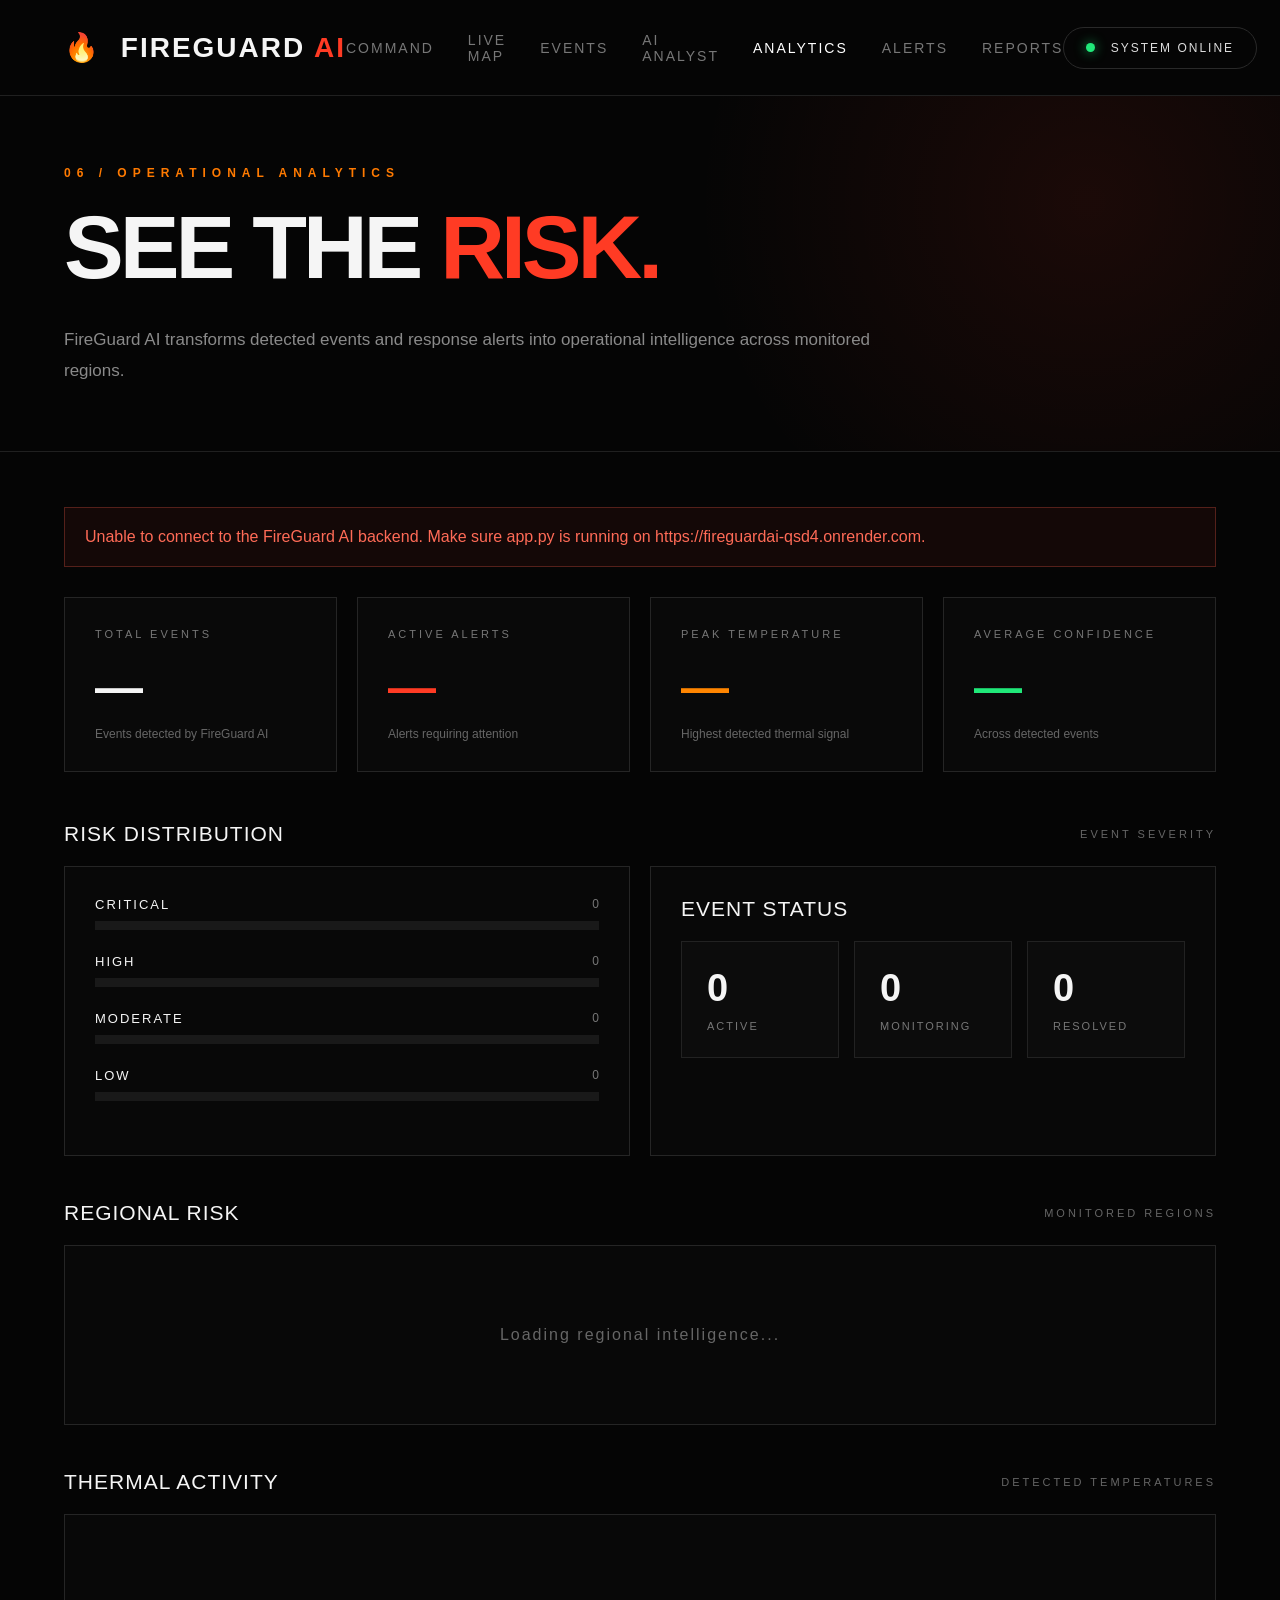
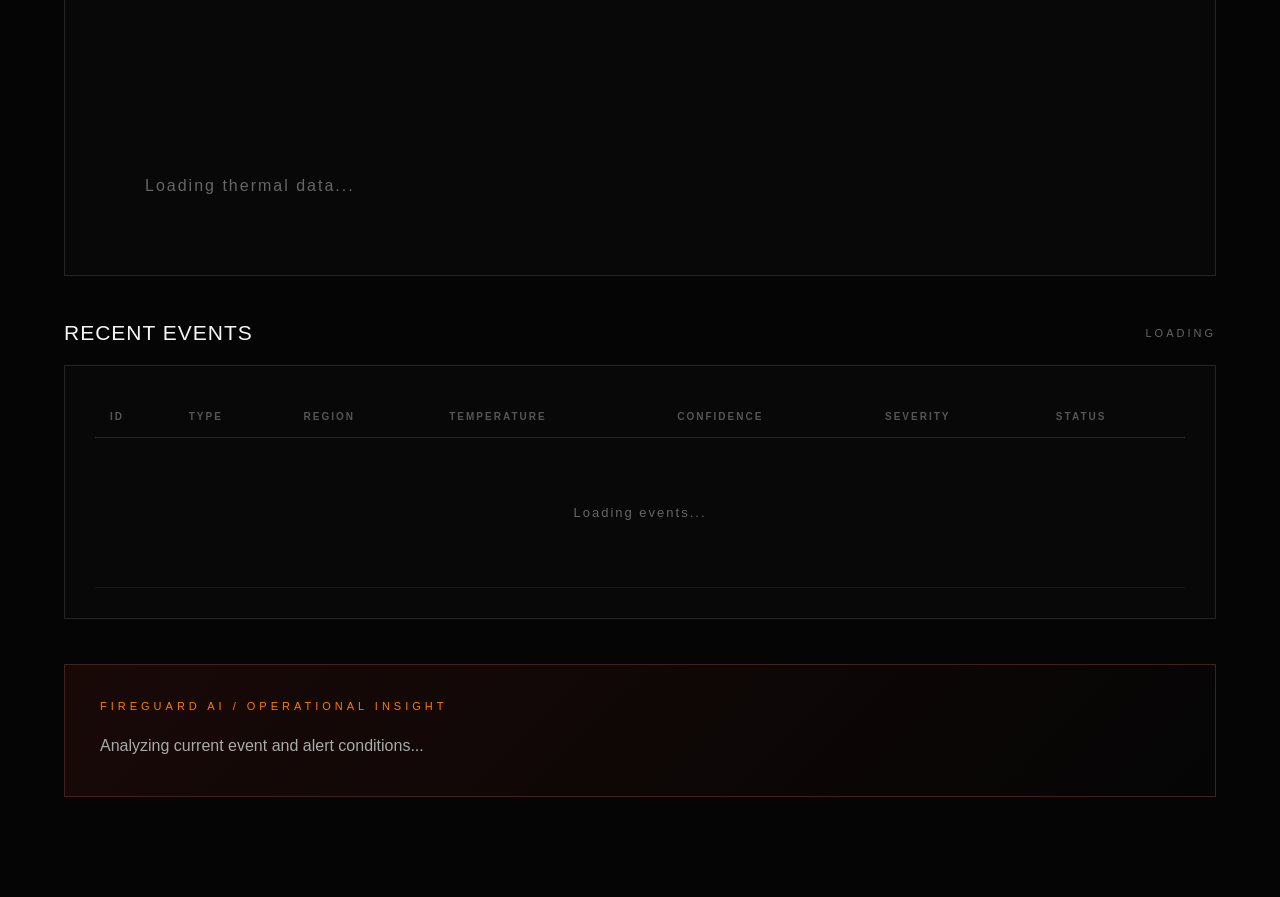
<file: frontend/analytics.html>
<!DOCTYPE html>
<html lang="en">
<head>
    <meta charset="UTF-8">
    <meta name="viewport" content="width=device-width, initial-scale=1.0">

    <title>FireGuard AI — Analytics</title>

    <style>
        * {
            box-sizing: border-box;
            margin: 0;
            padding: 0;
        }

        body {
            background: #050505;
            color: #f5f5f5;
            font-family: Arial, Helvetica, sans-serif;
            min-height: 100vh;
        }

        a {
            color: inherit;
            text-decoration: none;
        }

        /* ================================
           HEADER
        ================================= */

        header {
            height: 96px;
            border-bottom: 1px solid #202020;
            display: flex;
            align-items: center;
            padding: 0 5%;
            justify-content: space-between;
            background: #050505;
            position: sticky;
            top: 0;
            z-index: 100;
        }

        .logo {
            font-size: 28px;
            font-weight: 800;
            letter-spacing: 2px;
            white-space: nowrap;
        }

        .logo-fire {
            margin-right: 10px;
        }

        .logo-ai {
            color: #ff3b24;
        }

        nav {
            display: flex;
            gap: 34px;
            align-items: center;
        }

        nav a {
            color: #777;
            font-size: 14px;
            letter-spacing: 2px;
            text-transform: uppercase;
            transition: 0.2s;
        }

        nav a:hover {
            color: #fff;
        }

        nav a.active {
            color: #fff;
        }

        .system-status {
            border: 1px solid #292929;
            border-radius: 30px;
            padding: 13px 22px;
            color: #ddd;
            font-size: 12px;
            letter-spacing: 2px;
            white-space: nowrap;
        }

        .status-dot {
            display: inline-block;
            width: 9px;
            height: 9px;
            border-radius: 50%;
            background: #20e879;
            margin-right: 10px;
            box-shadow: 0 0 12px rgba(32, 232, 121, 0.7);
        }

        /* ================================
           HERO
        ================================= */

        .hero {
            padding: 70px 5% 65px;
            border-bottom: 1px solid #202020;
            background:
                radial-gradient(
                    circle at 85% 30%,
                    rgba(255, 59, 36, 0.09),
                    transparent 35%
                );
        }

        .eyebrow {
            color: #ff7a00;
            font-size: 12px;
            letter-spacing: 6px;
            font-weight: 700;
            margin-bottom: 25px;
        }

        .hero h1 {
            font-size: clamp(55px, 7vw, 100px);
            line-height: 0.95;
            letter-spacing: -4px;
            max-width: 1000px;
            text-transform: uppercase;
        }

        .hero h1 span {
            color: #ff3b24;
        }

        .hero p {
            margin-top: 35px;
            max-width: 850px;
            color: #8a8a8a;
            font-size: 17px;
            line-height: 1.8;
        }

        /* ================================
           MAIN
        ================================= */

        main {
            width: 90%;
            max-width: 1450px;
            margin: 0 auto;
            padding: 55px 0 100px;
        }

        /* ================================
           KPI CARDS
        ================================= */

        .kpi-grid {
            display: grid;
            grid-template-columns: repeat(4, 1fr);
            gap: 20px;
            margin-bottom: 50px;
        }

        .kpi {
            border: 1px solid #252525;
            background: #090909;
            padding: 30px;
            min-height: 155px;
        }

        .kpi-label {
            color: #777;
            font-size: 11px;
            letter-spacing: 3px;
            text-transform: uppercase;
            margin-bottom: 20px;
        }

        .kpi-value {
            font-size: 48px;
            font-weight: 800;
        }

        .kpi-value.red {
            color: #ff3b24;
        }

        .kpi-value.orange {
            color: #ff8500;
        }

        .kpi-value.yellow {
            color: #ffd400;
        }

        .kpi-value.green {
            color: #20e879;
        }

        .kpi-small {
            margin-top: 12px;
            color: #666;
            font-size: 12px;
        }

        /* ================================
           SECTION HEADERS
        ================================= */

        .section {
            margin-top: 45px;
        }

        .section-title {
            display: flex;
            align-items: center;
            justify-content: space-between;
            margin-bottom: 20px;
        }

        .section-title h2 {
            font-size: 21px;
            font-weight: 500;
            letter-spacing: 1px;
            text-transform: uppercase;
        }

        .section-title span {
            color: #666;
            font-size: 11px;
            letter-spacing: 3px;
        }

        /* ================================
           PANELS
        ================================= */

        .panel-grid {
            display: grid;
            grid-template-columns: 1fr 1fr;
            gap: 20px;
        }

        .panel {
            border: 1px solid #252525;
            background: #080808;
            padding: 30px;
        }

        /* ================================
           RISK DISTRIBUTION
        ================================= */

        .risk-row {
            margin-bottom: 24px;
        }

        .risk-top {
            display: flex;
            justify-content: space-between;
            margin-bottom: 9px;
        }

        .risk-name {
            font-size: 13px;
            letter-spacing: 2px;
            text-transform: uppercase;
        }

        .risk-count {
            color: #777;
            font-size: 12px;
        }

        .bar {
            height: 9px;
            background: #191919;
            overflow: hidden;
        }

        .bar-fill {
            height: 100%;
            width: 0%;
            transition: width 0.8s ease;
        }

        .critical {
            background: #ff3b24;
        }

        .high {
            background: #ff8500;
        }

        .moderate {
            background: #ffd400;
        }

        .low {
            background: #20e879;
        }

        /* ================================
           REGIONAL RISK
        ================================= */

        .region-row {
            margin-bottom: 25px;
        }

        .region-head {
            display: flex;
            justify-content: space-between;
            margin-bottom: 9px;
        }

        .region-name {
            font-size: 14px;
        }

        .region-risk {
            font-size: 11px;
            letter-spacing: 2px;
            color: #777;
        }

        .region-bar {
            height: 8px;
            background: #181818;
        }

        .region-fill {
            height: 100%;
            width: 0;
            background: #ff3b24;
            transition: width 0.8s ease;
        }

        /* ================================
           THERMAL CHART
        ================================= */

        .thermal-chart {
            display: flex;
            align-items: flex-end;
            gap: 15px;
            height: 300px;
            padding-top: 30px;
        }

        .thermal-column {
            flex: 1;
            height: 100%;
            display: flex;
            flex-direction: column;
            justify-content: flex-end;
            align-items: center;
        }

        .thermal-value {
            font-size: 11px;
            color: #aaa;
            margin-bottom: 8px;
        }

        .thermal-bar {
            width: 100%;
            max-width: 70px;
            height: 0;
            background: linear-gradient(
                to top,
                #ff8500,
                #ff3b24
            );
            transition: height 1s ease;
        }

        .thermal-label {
            margin-top: 10px;
            font-size: 10px;
            color: #666;
            text-align: center;
            white-space: nowrap;
        }

        /* ================================
           STATUS
        ================================= */

        .status-grid {
            display: grid;
            grid-template-columns: repeat(3, 1fr);
            gap: 15px;
        }

        .status-box {
            border: 1px solid #222;
            background: #0c0c0c;
            padding: 25px;
        }

        .status-box .number {
            font-size: 38px;
            font-weight: 700;
            margin-bottom: 10px;
        }

        .status-box .label {
            color: #777;
            font-size: 11px;
            letter-spacing: 2px;
            text-transform: uppercase;
        }

        /* ================================
           RECENT EVENTS
        ================================= */

        .event-table {
            width: 100%;
            border-collapse: collapse;
        }

        .event-table th {
            text-align: left;
            color: #555;
            font-size: 10px;
            letter-spacing: 2px;
            text-transform: uppercase;
            padding: 15px;
            border-bottom: 1px solid #252525;
        }

        .event-table td {
            padding: 17px 15px;
            border-bottom: 1px solid #181818;
            font-size: 13px;
        }

        .severity {
            font-size: 10px;
            letter-spacing: 2px;
            font-weight: 700;
        }

        .severity-critical {
            color: #ff3b24;
        }

        .severity-high {
            color: #ff8500;
        }

        .severity-moderate {
            color: #ffd400;
        }

        .severity-low {
            color: #20e879;
        }

        /* ================================
           AI INSIGHT
        ================================= */

        .insight {
            border: 1px solid #42211c;
            background:
                linear-gradient(
                    135deg,
                    rgba(255, 59, 36, 0.08),
                    transparent
                );
            padding: 35px;
        }

        .insight-label {
            color: #ff7a00;
            font-size: 11px;
            letter-spacing: 4px;
            margin-bottom: 20px;
        }

        .insight-text {
            color: #aaa;
            font-size: 16px;
            line-height: 1.8;
        }

        /* ================================
           LOADING / ERROR
        ================================= */

        .loading {
            padding: 50px;
            text-align: center;
            color: #666;
            letter-spacing: 2px;
        }

        .error {
            border: 1px solid #55201a;
            background: rgba(255, 59, 36, 0.06);
            color: #ff6b57;
            padding: 20px;
            margin-bottom: 30px;
            display: none;
        }

        /* ================================
           RESPONSIVE
        ================================= */

        @media (max-width: 1100px) {
            nav {
                gap: 15px;
            }

            .system-status {
                display: none;
            }

            .kpi-grid {
                grid-template-columns: repeat(2, 1fr);
            }
        }

        @media (max-width: 800px) {
            header {
                height: auto;
                min-height: 80px;
                padding: 20px 5%;
                flex-wrap: wrap;
                gap: 20px;
            }

            nav {
                width: 100%;
                overflow-x: auto;
                padding-bottom: 5px;
            }

            .hero {
                padding-top: 50px;
            }

            .hero h1 {
                font-size: 55px;
                letter-spacing: -2px;
            }

            .panel-grid {
                grid-template-columns: 1fr;
            }

            .status-grid {
                grid-template-columns: 1fr;
            }

            .event-table {
                min-width: 700px;
            }

            .table-wrapper {
                overflow-x: auto;
            }
        }

        @media (max-width: 550px) {
            .kpi-grid {
                grid-template-columns: 1fr;
            }

            .hero h1 {
                font-size: 43px;
            }

            main {
                width: 92%;
            }
        }
    </style>
</head>

<body>

<header>

    <a href="index.html" class="logo">
        <span class="logo-fire">🔥</span>
        FIREGUARD <span class="logo-ai">AI</span>
    </a>

    <nav>
        <a href="index.html">Command</a>
        <a href="map.html">Live Map</a>
        <a href="events.html">Events</a>
        <a href="analyst.html">AI Analyst</a>
        <a href="analytics.html" class="active">Analytics</a>
        <a href="alerts.html">Alerts</a>
        <a href="reports.html">Reports</a>
    </nav>

    <div class="system-status">
        <span class="status-dot"></span>
        SYSTEM ONLINE
    </div>

</header>


<section class="hero">

    <div class="eyebrow">
        06 / OPERATIONAL ANALYTICS
    </div>

    <h1>
        SEE THE <span>RISK.</span>
    </h1>

    <p>
        FireGuard AI transforms detected events and response alerts
        into operational intelligence across monitored regions.
    </p>

</section>


<main>

    <div id="errorBox" class="error"></div>


    <!-- ================================
         KPI
    ================================= -->

    <section>

        <div class="kpi-grid">

            <div class="kpi">
                <div class="kpi-label">
                    Total Events
                </div>

                <div
                    class="kpi-value"
                    id="totalEvents"
                >
                    —
                </div>

                <div class="kpi-small">
                    Events detected by FireGuard AI
                </div>
            </div>


            <div class="kpi">
                <div class="kpi-label">
                    Active Alerts
                </div>

                <div
                    class="kpi-value red"
                    id="activeAlerts"
                >
                    —
                </div>

                <div class="kpi-small">
                    Alerts requiring attention
                </div>
            </div>


            <div class="kpi">
                <div class="kpi-label">
                    Peak Temperature
                </div>

                <div
                    class="kpi-value orange"
                    id="peakTemperature"
                >
                    —
                </div>

                <div class="kpi-small">
                    Highest detected thermal signal
                </div>
            </div>


            <div class="kpi">
                <div class="kpi-label">
                    Average Confidence
                </div>

                <div
                    class="kpi-value green"
                    id="averageConfidence"
                >
                    —
                </div>

                <div class="kpi-small">
                    Across detected events
                </div>
            </div>

        </div>

    </section>


    <!-- ================================
         RISK + STATUS
    ================================= -->

    <section class="section">

        <div class="section-title">
            <h2>Risk Distribution</h2>
            <span>EVENT SEVERITY</span>
        </div>

        <div class="panel-grid">

            <div class="panel">

                <div class="risk-row">

                    <div class="risk-top">
                        <span class="risk-name">
                            Critical
                        </span>

                        <span
                            class="risk-count"
                            id="criticalCount"
                        >
                            0
                        </span>
                    </div>

                    <div class="bar">
                        <div
                            class="bar-fill critical"
                            id="criticalBar"
                        ></div>
                    </div>

                </div>


                <div class="risk-row">

                    <div class="risk-top">
                        <span class="risk-name">
                            High
                        </span>

                        <span
                            class="risk-count"
                            id="highCount"
                        >
                            0
                        </span>
                    </div>

                    <div class="bar">
                        <div
                            class="bar-fill high"
                            id="highBar"
                        ></div>
                    </div>

                </div>


                <div class="risk-row">

                    <div class="risk-top">
                        <span class="risk-name">
                            Moderate
                        </span>

                        <span
                            class="risk-count"
                            id="moderateCount"
                        >
                            0
                        </span>
                    </div>

                    <div class="bar">
                        <div
                            class="bar-fill moderate"
                            id="moderateBar"
                        ></div>
                    </div>

                </div>


                <div class="risk-row">

                    <div class="risk-top">
                        <span class="risk-name">
                            Low
                        </span>

                        <span
                            class="risk-count"
                            id="lowCount"
                        >
                            0
                        </span>
                    </div>

                    <div class="bar">
                        <div
                            class="bar-fill low"
                            id="lowBar"
                        ></div>
                    </div>

                </div>

            </div>


            <div class="panel">

                <div class="section-title">
                    <h2>Event Status</h2>
                </div>

                <div class="status-grid">

                    <div class="status-box">

                        <div
                            class="number"
                            id="activeEvents"
                        >
                            0
                        </div>

                        <div class="label">
                            Active
                        </div>

                    </div>


                    <div class="status-box">

                        <div
                            class="number"
                            id="monitoringEvents"
                        >
                            0
                        </div>

                        <div class="label">
                            Monitoring
                        </div>

                    </div>


                    <div class="status-box">

                        <div
                            class="number"
                            id="resolvedEvents"
                        >
                            0
                        </div>

                        <div class="label">
                            Resolved
                        </div>

                    </div>

                </div>

            </div>

        </div>

    </section>


    <!-- ================================
         REGIONAL RISK
    ================================= -->

    <section class="section">

        <div class="section-title">
            <h2>Regional Risk</h2>
            <span>MONITORED REGIONS</span>
        </div>

        <div class="panel">

            <div id="regionalRisk">

                <div class="loading">
                    Loading regional intelligence...
                </div>

            </div>

        </div>

    </section>


    <!-- ================================
         THERMAL ACTIVITY
    ================================= -->

    <section class="section">

        <div class="section-title">
            <h2>Thermal Activity</h2>
            <span>DETECTED TEMPERATURES</span>
        </div>

        <div class="panel">

            <div
                class="thermal-chart"
                id="thermalChart"
            >
                <div class="loading">
                    Loading thermal data...
                </div>
            </div>

        </div>

    </section>


    <!-- ================================
         RECENT EVENTS
    ================================= -->

    <section class="section">

        <div class="section-title">
            <h2>Recent Events</h2>

            <span id="eventCountLabel">
                LOADING
            </span>
        </div>

        <div class="panel table-wrapper">

            <table class="event-table">

                <thead>

                    <tr>
                        <th>ID</th>
                        <th>TYPE</th>
                        <th>REGION</th>
                        <th>TEMPERATURE</th>
                        <th>CONFIDENCE</th>
                        <th>SEVERITY</th>
                        <th>STATUS</th>
                    </tr>

                </thead>

                <tbody id="eventTableBody">

                    <tr>
                        <td colspan="7">
                            <div class="loading">
                                Loading events...
                            </div>
                        </td>
                    </tr>

                </tbody>

            </table>

        </div>

    </section>


    <!-- ================================
         AI INSIGHT
    ================================= -->

    <section class="section">

        <div class="insight">

            <div class="insight-label">
                FIREGUARD AI / OPERATIONAL INSIGHT
            </div>

            <div
                class="insight-text"
                id="aiInsight"
            >
                Analyzing current event and alert conditions...
            </div>

        </div>

    </section>

</main>


<script>

    const API_BASE = "https://fireguardai-qsd4.onrender.com";


    /* ==========================================
       HELPERS
    ========================================== */

    function showError(message) {

        const box = document.getElementById("errorBox");

        box.textContent = message;

        box.style.display = "block";
    }


    function parseNumber(value) {

        if (typeof value === "number") {
            return value;
        }

        if (!value) {
            return 0;
        }

        return parseFloat(
            String(value).replace(/[^\d.-]/g, "")
        ) || 0;
    }


    function severityClass(severity) {

        return (
            "severity-" +
            String(severity || "")
                .toLowerCase()
        );
    }


    /* ==========================================
       LOAD EVENTS
    ========================================== */

    async function loadEvents() {

        const response = await fetch(
            API_BASE + "/api/events"
        );

        if (!response.ok) {
            throw new Error(
                "Unable to load events from backend."
            );
        }

        const data = await response.json();

        return data.events || [];
    }


    /* ==========================================
       LOAD ALERTS
    ========================================== */

    async function loadAlerts() {

        const response = await fetch(
            API_BASE + "/api/alerts"
        );

        if (!response.ok) {
            throw new Error(
                "Unable to load alerts from backend."
            );
        }

        const data = await response.json();

        return data.alerts || [];
    }


    /* ==========================================
       KPI
    ========================================== */

    function updateKPIs(events, alerts) {

        document.getElementById(
            "totalEvents"
        ).textContent = events.length;


        const activeAlerts = alerts.filter(
            alert =>
                String(alert.status).toUpperCase()
                === "ACTIVE"
        ).length;


        document.getElementById(
            "activeAlerts"
        ).textContent = activeAlerts;


        const temperatures = events.map(
            event => parseNumber(event.temperature)
        );


        const peak = temperatures.length
            ? Math.max(...temperatures)
            : 0;


        document.getElementById(
            "peakTemperature"
        ).textContent =
            peak.toFixed(1) + "°C";


        const confidences = events.map(
            event => parseNumber(event.confidence)
        );


        const average =
            confidences.length
                ? confidences.reduce(
                    (sum, value) =>
                        sum + value,
                    0
                ) / confidences.length
                : 0;


        document.getElementById(
            "averageConfidence"
        ).textContent =
            Math.round(average) + "%";
    }


    /* ==========================================
       RISK DISTRIBUTION
    ========================================== */

    function updateRiskDistribution(events) {

        const levels = [
            "CRITICAL",
            "HIGH",
            "MODERATE",
            "LOW"
        ];


        const counts = {};

        levels.forEach(
            level => {
                counts[level] = events.filter(
                    event =>
                        String(event.severity)
                            .toUpperCase()
                        === level
                ).length;
            }
        );


        const total = events.length || 1;


        document.getElementById(
            "criticalCount"
        ).textContent = counts.CRITICAL;


        document.getElementById(
            "highCount"
        ).textContent = counts.HIGH;


        document.getElementById(
            "moderateCount"
        ).textContent = counts.MODERATE;


        document.getElementById(
            "lowCount"
        ).textContent = counts.LOW;


        setTimeout(() => {

            document.getElementById(
                "criticalBar"
            ).style.width =
                (counts.CRITICAL / total * 100)
                + "%";


            document.getElementById(
                "highBar"
            ).style.width =
                (counts.HIGH / total * 100)
                + "%";


            document.getElementById(
                "moderateBar"
            ).style.width =
                (counts.MODERATE / total * 100)
                + "%";


            document.getElementById(
                "lowBar"
            ).style.width =
                (counts.LOW / total * 100)
                + "%";

        }, 100);
    }


    /* ==========================================
       EVENT STATUS
    ========================================== */

    function updateEventStatus(events) {

        const active = events.filter(
            event =>
                String(event.status).toUpperCase()
                === "ACTIVE"
        ).length;


        const monitoring = events.filter(
            event =>
                String(event.status).toUpperCase()
                === "MONITORING"
        ).length;


        const resolved = events.filter(
            event =>
                String(event.status).toUpperCase()
                === "RESOLVED"
        ).length;


        document.getElementById(
            "activeEvents"
        ).textContent = active;


        document.getElementById(
            "monitoringEvents"
        ).textContent = monitoring;


        document.getElementById(
            "resolvedEvents"
        ).textContent = resolved;
    }


    /* ==========================================
       REGIONAL RISK
    ========================================== */

    function updateRegionalRisk(events) {

        const container =
            document.getElementById(
                "regionalRisk"
            );


        const regions = {};


        events.forEach(event => {

            const region =
                event.region || "Unknown";

            if (!regions[region]) {
                regions[region] = {
                    count: 0,
                    score: 0
                };
            }


            regions[region].count++;


            const severity =
                String(
                    event.severity || ""
                ).toUpperCase();


            const scoreMap = {
                CRITICAL: 100,
                HIGH: 75,
                MODERATE: 50,
                LOW: 25
            };


            regions[region].score +=
                scoreMap[severity] || 0;
        });


        const regionList =
            Object.entries(regions)
                .map(([name, data]) => {

                    return {
                        name,
                        count: data.count,
                        score:
                            data.score /
                            data.count
                    };

                })
                .sort(
                    (a, b) =>
                        b.score - a.score
                );


        if (!regionList.length) {

            container.innerHTML =
                '<div class="loading">No regional data available.</div>';

            return;
        }


        container.innerHTML =
            regionList.map(region => {

                let risk = "LOW";

                if (region.score >= 90) {
                    risk = "CRITICAL";
                }
                else if (region.score >= 65) {
                    risk = "HIGH";
                }
                else if (region.score >= 40) {
                    risk = "MODERATE";
                }


                const width =
                    Math.max(
                        8,
                        region.score
                    );


                return `
                    <div class="region-row">

                        <div class="region-head">

                            <span class="region-name">
                                ${region.name}
                            </span>

                            <span class="region-risk">
                                ${risk}
                                ·
                                ${region.count} EVENTS
                            </span>

                        </div>

                        <div class="region-bar">

                            <div
                                class="region-fill"
                                style="width:${width}%"
                            ></div>

                        </div>

                    </div>
                `;

            }).join("");
    }


    /* ==========================================
       THERMAL CHART
    ========================================== */

    function updateThermalChart(events) {

        const container =
            document.getElementById(
                "thermalChart"
            );


        const sorted =
            [...events]
                .sort(
                    (a, b) =>
                        parseNumber(b.temperature)
                        -
                        parseNumber(a.temperature)
                );


        if (!sorted.length) {

            container.innerHTML =
                '<div class="loading">No thermal data available.</div>';

            return;
        }


        const maxTemp = Math.max(
            ...sorted.map(
                event =>
                    parseNumber(
                        event.temperature
                    )
            )
        );


        container.innerHTML =
            sorted.map(event => {

                const temp =
                    parseNumber(
                        event.temperature
                    );


                const height =
                    Math.max(
                        8,
                        (temp / maxTemp) * 80
                    );


                return `
                    <div class="thermal-column">

                        <div class="thermal-value">
                            ${temp.toFixed(1)}°C
                        </div>

                        <div
                            class="thermal-bar"
                            style="height:${height}%"
                        ></div>

                        <div class="thermal-label">
                            ${event.id}
                        </div>

                    </div>
                `;

            }).join("");
    }


    /* ==========================================
       EVENT TABLE
    ========================================== */

    function updateEventTable(events) {

        const body =
            document.getElementById(
                "eventTableBody"
            );


        document.getElementById(
            "eventCountLabel"
        ).textContent =
            events.length + " EVENTS LOADED";


        if (!events.length) {

            body.innerHTML = `
                <tr>
                    <td colspan="7">
                        <div class="loading">
                            No events available.
                        </div>
                    </td>
                </tr>
            `;

            return;
        }


        body.innerHTML =
            events.map(event => {

                const severity =
                    String(
                        event.severity || ""
                    ).toUpperCase();


                return `
                    <tr>

                        <td>
                            ${event.id || "—"}
                        </td>

                        <td>
                            ${event.type || "—"}
                        </td>

                        <td>
                            ${event.region || "—"}
                        </td>

                        <td>
                            ${event.temperature || "—"}
                        </td>

                        <td>
                            ${event.confidence || "—"}
                        </td>

                        <td>
                            <span
                                class="severity ${severityClass(severity)}"
                            >
                                ${severity}
                            </span>
                        </td>

                        <td>
                            ${event.status || "—"}
                        </td>

                    </tr>
                `;

            }).join("");
    }


    /* ==========================================
       AI INSIGHT
    ========================================== */

    function updateInsight(events, alerts) {

        const target =
            document.getElementById(
                "aiInsight"
            );


        if (!events.length) {

            target.textContent =
                "No event data is currently available for analysis.";

            return;
        }


        const critical =
            events.filter(
                event =>
                    String(event.severity)
                        .toUpperCase()
                    === "CRITICAL"
            ).length;


        const high =
            events.filter(
                event =>
                    String(event.severity)
                        .toUpperCase()
                    === "HIGH"
            ).length;


        const active =
            events.filter(
                event =>
                    String(event.status)
                        .toUpperCase()
                    === "ACTIVE"
            ).length;


        const temperatures =
            events.map(
                event =>
                    parseNumber(
                        event.temperature
                    )
            );


        const peak =
            Math.max(...temperatures);


        const hottest =
            events.find(
                event =>
                    parseNumber(
                        event.temperature
                    ) === peak
            );


        let message =
            `FireGuard AI currently tracks ${events.length} detected events across monitored regions. `;


        if (critical > 0) {

            message +=
                `${critical} critical event requires immediate attention. `;
        }


        if (high > 0) {

            message +=
                `${high} high-risk events remain in the monitored dataset. `;
        }


        if (active > 0) {

            message +=
                `${active} events are currently active. `;
        }


        if (hottest) {

            message +=
                `The highest recorded thermal signal is ${peak.toFixed(1)}°C at ${hottest.region}.`;
        }


        target.textContent = message;
    }


    /* ==========================================
       MAIN
    ========================================== */

    async function loadAnalytics() {

        try {

            const [
                events,
                alerts
            ] = await Promise.all([
                loadEvents(),
                loadAlerts()
            ]);


            updateKPIs(
                events,
                alerts
            );


            updateRiskDistribution(
                events
            );


            updateEventStatus(
                events
            );


            updateRegionalRisk(
                events
            );


            updateThermalChart(
                events
            );


            updateEventTable(
                events
            );


            updateInsight(
                events,
                alerts
            );


            console.log(
                "🔥 FireGuard AI Analytics loaded",
                {
                    events,
                    alerts
                }
            );

        }

        catch (error) {

            console.error(
                "Analytics error:",
                error
            );


            showError(
                "Unable to connect to the FireGuard AI backend. Make sure app.py is running on https://fireguardai-qsd4.onrender.com."
            );

        }

    }


    /* ==========================================
       START
    ========================================== */

    document.addEventListener(
        "DOMContentLoaded",
        loadAnalytics
    );


</script>

</body>
</html>
</file>
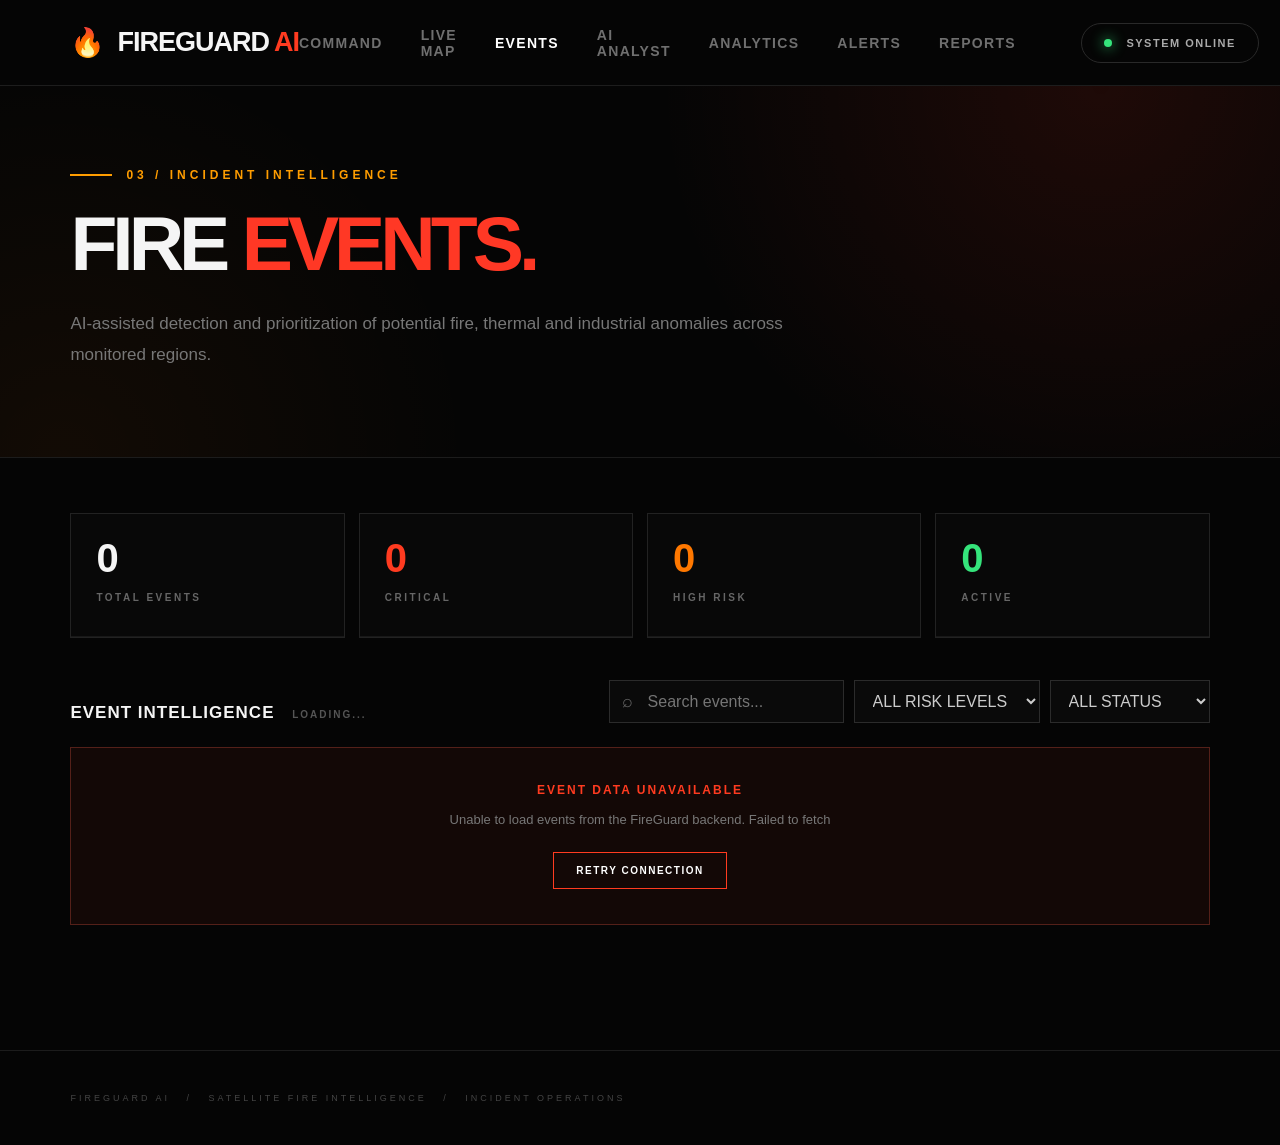
<file: frontend/events.html>
<!DOCTYPE html>
<html lang="en">
<head>
    <meta charset="UTF-8">
    <meta name="viewport" content="width=device-width, initial-scale=1.0">

    <title>FireGuard AI | Events</title>

    <style>
        * {
            box-sizing: border-box;
        }

        html {
            scroll-behavior: smooth;
        }

        body {
            margin: 0;
            background: #050505;
            color: #f5f5f5;
            font-family: Arial, Helvetica, sans-serif;
        }

        button,
        input,
        select {
            font: inherit;
        }

        button {
            cursor: pointer;
        }

        /* =========================================================
           NAVBAR
        ========================================================= */

        .navbar {
            height: 86px;
            display: flex;
            align-items: center;
            justify-content: space-between;
            padding: 0 5.5%;
            background: #050505;
            border-bottom: 1px solid #1d1d1d;
            position: sticky;
            top: 0;
            z-index: 1000;
        }

        .logo {
            display: flex;
            align-items: center;
            font-size: 27px;
            font-weight: 800;
            letter-spacing: -1px;
            white-space: nowrap;
        }

        .logo-icon {
            font-size: 28px;
            margin-right: 13px;
        }

        .logo-ai {
            color: #ff3b20;
            margin-left: 5px;
        }

        .nav-links {
            display: flex;
            align-items: center;
            gap: 38px;
            margin-left: auto;
            margin-right: 65px;
        }

        .nav-links a {
            color: #6f6f6f;
            text-decoration: none;
            font-size: 14px;
            font-weight: 700;
            letter-spacing: 1.3px;
            transition: 0.25s ease;
        }

        .nav-links a:hover,
        .nav-links a.active {
            color: #ffffff;
        }

        .status {
            border: 1px solid #292929;
            border-radius: 30px;
            padding: 13px 22px;
            font-size: 11px;
            font-weight: 700;
            letter-spacing: 1.5px;
            color: #aaa;
            white-space: nowrap;
        }

        .status-dot {
            display: inline-block;
            width: 8px;
            height: 8px;
            background: #35e47b;
            border-radius: 50%;
            margin-right: 10px;
            box-shadow: 0 0 13px #35e47b;
        }

        /* =========================================================
           HERO
        ========================================================= */

        .hero {
            padding: 82px 5.5% 70px;
            border-bottom: 1px solid #1c1c1c;

            background:
                radial-gradient(
                    circle at 86% 0%,
                    rgba(255, 50, 25, 0.10),
                    transparent 38%
                ),
                radial-gradient(
                    circle at 5% 100%,
                    rgba(255, 115, 0, 0.055),
                    transparent 32%
                );
        }

        .eyebrow {
            display: flex;
            align-items: center;
            gap: 14px;

            color: #ff9d00;
            font-size: 12px;
            font-weight: 700;
            letter-spacing: 4px;
            margin-bottom: 24px;
        }

        .eyebrow::before {
            content: "";
            width: 42px;
            height: 2px;
            background: #ff9d00;
        }

        .hero h1 {
            margin: 0;
            font-size: clamp(54px, 6vw, 92px);
            line-height: 0.98;
            letter-spacing: -5px;
            font-weight: 900;
        }

        .hero h1 span {
            color: #ff3825;
        }

        .hero p {
            color: #777;
            max-width: 760px;
            line-height: 1.8;
            margin-top: 28px;
            font-size: 17px;
        }

        /* =========================================================
           MAIN
        ========================================================= */

        .page {
            width: 89%;
            max-width: 1500px;
            margin: 0 auto;
            padding: 55px 0 100px;
        }

        /* =========================================================
           SUMMARY
        ========================================================= */

        .summary {
            display: grid;
            grid-template-columns: repeat(4, 1fr);
            gap: 14px;
            margin-bottom: 42px;
        }

        .summary-card {
            min-height: 125px;
            border: 1px solid #222;
            background: #080808;
            padding: 24px 25px;
            position: relative;
            overflow: hidden;
        }

        .summary-card::after {
            content: "";
            position: absolute;
            left: 0;
            right: 0;
            bottom: 0;
            height: 1px;
            background: #181818;
        }

        .summary-number {
            font-size: 40px;
            line-height: 1;
            font-weight: 800;
        }

        .summary-label {
            color: #666;
            font-size: 10px;
            font-weight: 700;
            letter-spacing: 2.5px;
            margin-top: 14px;
        }

        .red {
            color: #ff3b20;
        }

        .orange {
            color: #ff7800;
        }

        .yellow {
            color: #ffd000;
        }

        .green {
            color: #35e47b;
        }

        /* =========================================================
           TOOLBAR
        ========================================================= */

        .toolbar {
            display: flex;
            justify-content: space-between;
            align-items: flex-end;
            gap: 25px;
            margin-bottom: 24px;
        }

        .toolbar-heading {
            flex: 1;
        }

        .toolbar-title {
            font-size: 17px;
            font-weight: 700;
            letter-spacing: 1px;
        }

        .event-count {
            color: #555;
            font-size: 10px;
            letter-spacing: 2px;
            margin-left: 12px;
        }

        .filters {
            display: flex;
            gap: 10px;
            align-items: center;
        }

        .search-box {
            position: relative;
        }

        .search-box::before {
            content: "⌕";
            position: absolute;
            left: 13px;
            top: 50%;
            transform: translateY(-52%);
            color: #666;
            font-size: 18px;
            pointer-events: none;
        }

        input,
        select {
            height: 43px;
            background: #0a0a0a;
            color: #ccc;
            border: 1px solid #2b2b2b;
            outline: none;
            padding: 0 14px;
        }

        input {
            width: 235px;
            padding-left: 38px;
        }

        select {
            min-width: 160px;
        }

        input:focus,
        select:focus {
            border-color: #ff3b20;
        }

        /* =========================================================
           LOADING
        ========================================================= */

        .loading {
            min-height: 350px;
            display: flex;
            flex-direction: column;
            align-items: center;
            justify-content: center;
            text-align: center;
            border: 1px solid #1c1c1c;
            background: #080808;
        }

        .loader {
            width: 44px;
            height: 44px;
            border: 2px solid #222;
            border-top-color: #ff3b20;
            border-radius: 50%;
            animation: spin 0.85s linear infinite;
            margin-bottom: 22px;
        }

        @keyframes spin {
            to {
                transform: rotate(360deg);
            }
        }

        .loading-title {
            color: #aaa;
            font-size: 11px;
            letter-spacing: 3px;
            font-weight: 700;
        }

        .loading-text {
            color: #4f4f4f;
            font-size: 12px;
            margin-top: 10px;
        }

        /* =========================================================
           ERROR
        ========================================================= */

        .error-box {
            display: none;
            border: 1px solid #542019;
            background: rgba(255, 59, 32, 0.055);
            padding: 35px;
            text-align: center;
            margin-bottom: 25px;
        }

        .error-box.show {
            display: block;
        }

        .error-title {
            color: #ff3b20;
            font-size: 12px;
            font-weight: 700;
            letter-spacing: 2px;
            margin-bottom: 12px;
        }

        .error-text {
            color: #777;
            line-height: 1.7;
            font-size: 13px;
        }

        .retry-btn {
            margin-top: 20px;
            padding: 12px 22px;
            background: transparent;
            border: 1px solid #ff3b20;
            color: #fff;
            letter-spacing: 1.5px;
            font-size: 10px;
            font-weight: 700;
        }

        .retry-btn:hover {
            background: #ff3b20;
        }

        /* =========================================================
           EVENTS GRID
        ========================================================= */

        .events-grid {
            display: grid;
            grid-template-columns: repeat(2, minmax(0, 1fr));
            gap: 18px;
        }

        .event-card {
            background: #080808;
            border: 1px solid #242424;
            padding: 26px;
            position: relative;
            overflow: hidden;
            transition:
                transform 0.25s ease,
                border-color 0.25s ease,
                background 0.25s ease;
        }

        .event-card:hover {
            transform: translateY(-3px);
            border-color: #444;
            background: #0a0a0a;
        }

        .event-card.critical {
            border-left: 3px solid #ff2f1f;
        }

        .event-card.high {
            border-left: 3px solid #ff7800;
        }

        .event-card.moderate {
            border-left: 3px solid #ffd000;
        }

        .event-card.low {
            border-left: 3px solid #35e47b;
        }

        .event-top {
            display: flex;
            align-items: center;
            justify-content: space-between;
            gap: 15px;
        }

        .event-id {
            color: #666;
            font-size: 10px;
            font-weight: 700;
            letter-spacing: 2px;
        }

        .risk-badge {
            padding: 7px 11px;
            font-size: 9px;
            font-weight: 700;
            letter-spacing: 1.5px;
            border-radius: 2px;
        }

        .badge-critical {
            background: rgba(255, 47, 31, 0.09);
            color: #ff3b20;
            border: 1px solid #5c211b;
        }

        .badge-high {
            background: rgba(255, 120, 0, 0.09);
            color: #ff8a20;
            border: 1px solid #5c3518;
        }

        .badge-moderate {
            background: rgba(255, 208, 0, 0.07);
            color: #ffd000;
            border: 1px solid #5b4d13;
        }

        .badge-low {
            background: rgba(53, 228, 123, 0.06);
            color: #35e47b;
            border: 1px solid #245d3c;
        }

        .event-card h2 {
            margin: 20px 0 8px;
            font-size: 25px;
            line-height: 1.15;
        }

        .location {
            color: #888;
            font-size: 12px;
            margin-bottom: 19px;
        }

        .event-description {
            color: #777;
            line-height: 1.65;
            font-size: 13px;
            min-height: 62px;
        }

        /* =========================================================
           METRICS
        ========================================================= */

        .metrics {
            display: grid;
            grid-template-columns: repeat(3, 1fr);
            gap: 9px;
            margin: 21px 0;
        }

        .metric {
            background: #0d0d0d;
            border: 1px solid #1e1e1e;
            padding: 14px;
            min-width: 0;
        }

        .metric-label {
            color: #555;
            font-size: 8px;
            font-weight: 700;
            letter-spacing: 1.5px;
        }

        .metric-value {
            margin-top: 8px;
            font-size: 14px;
            font-weight: 700;
            color: #eee;
            white-space: nowrap;
            overflow: hidden;
            text-overflow: ellipsis;
        }

        .view-btn {
            width: 100%;
            padding: 14px;
            background: transparent;
            border: 1px solid #303030;
            color: #ddd;
            letter-spacing: 1.5px;
            font-size: 10px;
            font-weight: 700;
            transition: 0.25s;
        }

        .view-btn:hover {
            background: #180604;
            border-color: #ff3b20;
            color: #fff;
        }

        /* =========================================================
           NO RESULTS
        ========================================================= */

        .no-results {
            display: none;
            padding: 80px 20px;
            text-align: center;
            border: 1px solid #222;
            background: #080808;
        }

        .no-results.show {
            display: block;
        }

        .no-results-title {
            color: #aaa;
            font-size: 18px;
            margin-bottom: 10px;
        }

        .no-results-text {
            color: #555;
            font-size: 12px;
        }

        /* =========================================================
           MODAL
        ========================================================= */

        .modal {
            display: none;
            position: fixed;
            inset: 0;
            z-index: 5000;
            background: rgba(0, 0, 0, 0.86);
            align-items: center;
            justify-content: center;
            padding: 25px;
        }

        .modal.show {
            display: flex;
        }

        .modal-box {
            width: min(760px, 100%);
            max-height: 90vh;
            overflow-y: auto;
            background: #090909;
            border: 1px solid #333;
            padding: 38px;
            position: relative;
            box-shadow: 0 25px 100px rgba(0, 0, 0, 0.6);
        }

        .close {
            position: absolute;
            right: 23px;
            top: 17px;
            font-size: 27px;
            color: #666;
            cursor: pointer;
            line-height: 1;
        }

        .close:hover {
            color: white;
        }

        .modal-eyebrow {
            color: #ff6a00;
            font-size: 10px;
            font-weight: 700;
            letter-spacing: 3px;
        }

        .modal-box h2 {
            font-size: 38px;
            margin: 12px 0 7px;
        }

        .modal-location {
            color: #777;
            margin-bottom: 28px;
        }

        .modal-status {
            display: inline-block;
            padding: 7px 11px;
            border: 1px solid #333;
            color: #aaa;
            font-size: 9px;
            letter-spacing: 1.5px;
            font-weight: 700;
            margin-bottom: 5px;
        }

        .analysis {
            border: 1px solid #292929;
            padding: 22px;
            margin-top: 20px;
        }

        .analysis-title {
            color: #ff6a00;
            font-size: 10px;
            font-weight: 700;
            letter-spacing: 2px;
            margin-bottom: 12px;
        }

        .analysis p {
            color: #aaa;
            line-height: 1.8;
            font-size: 13px;
            margin: 0;
        }

        .recommendation {
            margin-top: 20px;
            border: 1px solid #4d2019;
            background: rgba(255, 59, 32, 0.045);
            padding: 22px;
        }

        .recommendation strong {
            color: #ff3b20;
            font-size: 10px;
            letter-spacing: 2px;
        }

        .recommendation p {
            color: #aaa;
            line-height: 1.7;
            font-size: 13px;
            margin-bottom: 0;
        }

        /* =========================================================
           FOOTER
        ========================================================= */

        .footer {
            border-top: 1px solid #1c1c1c;
            padding: 42px 5.5%;
            color: #444;
            font-size: 9px;
            letter-spacing: 3px;
        }

        /* =========================================================
           RESPONSIVE
        ========================================================= */

        @media (max-width: 1100px) {
            .nav-links {
                gap: 22px;
                margin-right: 25px;
            }

            .summary {
                grid-template-columns: repeat(2, 1fr);
            }

            .events-grid {
                grid-template-columns: 1fr;
            }
        }

        @media (max-width: 850px) {
            .navbar {
                height: 75px;
            }

            .logo {
                font-size: 22px;
            }

            .nav-links {
                display: none;
            }

            .hero {
                padding: 60px 6% 55px;
            }

            .page {
                width: 88%;
            }

            .toolbar {
                flex-direction: column;
                align-items: stretch;
            }

            .filters {
                flex-wrap: wrap;
            }

            input {
                flex: 1;
                min-width: 200px;
            }
        }

        @media (max-width: 550px) {
            .status {
                padding: 10px 13px;
                font-size: 9px;
            }

            .status-dot {
                margin-right: 5px;
            }

            .summary {
                grid-template-columns: 1fr;
            }

            .hero h1 {
                font-size: 48px;
                letter-spacing: -3px;
            }

            .hero p {
                font-size: 14px;
            }

            .filters {
                flex-direction: column;
                align-items: stretch;
            }

            input,
            select {
                width: 100%;
            }

            .metrics {
                grid-template-columns: 1fr;
            }

            .modal {
                padding: 10px;
            }

            .modal-box {
                padding: 27px;
            }
        }
    </style>
</head>

<body>

<!-- =========================================================
     NAVBAR
========================================================= -->

<header class="navbar">

    <div class="logo">
        <span class="logo-icon">🔥</span>
        <span>FIREGUARD</span>
        <span class="logo-ai">AI</span>
    </div>

    <nav class="nav-links">
        <a href="index.html">COMMAND</a>
        <a href="map.html">LIVE MAP</a>
        <a href="events.html" class="active">EVENTS</a>
        <a href="analyst.html">AI ANALYST</a>
        <a href="analytics.html">ANALYTICS</a>
        <a href="alerts.html">ALERTS</a>
        <a href="reports.html">REPORTS</a>
    </nav>

    <div class="status">
        <span class="status-dot"></span>
        SYSTEM ONLINE
    </div>

</header>


<!-- =========================================================
     HERO
========================================================= -->

<section class="hero">

    <div class="eyebrow">
        03 / INCIDENT INTELLIGENCE
    </div>

    <h1>
        FIRE <span>EVENTS.</span>
    </h1>

    <p>
        AI-assisted detection and prioritization of potential fire,
        thermal and industrial anomalies across monitored regions.
    </p>

</section>


<!-- =========================================================
     MAIN
========================================================= -->

<main class="page">

    <!-- SUMMARY -->

    <section class="summary">

        <div class="summary-card">
            <div class="summary-number" id="totalEvents">0</div>
            <div class="summary-label">TOTAL EVENTS</div>
        </div>

        <div class="summary-card">
            <div class="summary-number red" id="criticalEvents">0</div>
            <div class="summary-label">CRITICAL</div>
        </div>

        <div class="summary-card">
            <div class="summary-number orange" id="highEvents">0</div>
            <div class="summary-label">HIGH RISK</div>
        </div>

        <div class="summary-card">
            <div class="summary-number green" id="activeEvents">0</div>
            <div class="summary-label">ACTIVE</div>
        </div>

    </section>


    <!-- TOOLBAR -->

    <section class="toolbar">

        <div class="toolbar-heading">

            <div class="toolbar-title">
                EVENT INTELLIGENCE

                <span class="event-count" id="eventCount">
                    LOADING...
                </span>
            </div>

        </div>

        <div class="filters">

            <div class="search-box">
                <input
                    id="searchInput"
                    type="text"
                    placeholder="Search events..."
                    autocomplete="off"
                >
            </div>

            <select id="riskFilter">
                <option value="ALL">ALL RISK LEVELS</option>
                <option value="CRITICAL">CRITICAL</option>
                <option value="HIGH">HIGH</option>
                <option value="MODERATE">MODERATE</option>
                <option value="LOW">LOW</option>
            </select>

            <select id="statusFilter">
                <option value="ALL">ALL STATUS</option>
                <option value="ACTIVE">ACTIVE</option>
                <option value="MONITORING">MONITORING</option>
                <option value="RESOLVED">RESOLVED</option>
            </select>

        </div>

    </section>


    <!-- ERROR -->

    <div id="errorBox" class="error-box">

        <div class="error-title">
            EVENT DATA UNAVAILABLE
        </div>

        <div id="errorText" class="error-text">
            Unable to connect to the FireGuard backend.
        </div>

        <button
            class="retry-btn"
            id="retryButton"
            type="button"
        >
            RETRY CONNECTION
        </button>

    </div>


    <!-- LOADING -->

    <div id="loading" class="loading">

        <div class="loader"></div>

        <div class="loading-title">
            FIREGUARD EVENT ENGINE
        </div>

        <div class="loading-text">
            Loading live event intelligence...
        </div>

    </div>


    <!-- EVENTS -->

    <section
        class="events-grid"
        id="eventsGrid"
    ></section>


    <!-- NO RESULTS -->

    <div id="noResults" class="no-results">

        <div class="no-results-title">
            No matching events
        </div>

        <div class="no-results-text">
            Try another search term or change the filters.
        </div>

    </div>

</main>


<!-- =========================================================
     EVENT MODAL
========================================================= -->

<div
    class="modal"
    id="eventModal"
    aria-hidden="true"
>

    <div class="modal-box">

        <div
            class="close"
            id="closeModal"
            aria-label="Close"
        >
            ×
        </div>

        <div class="modal-eyebrow">
            AI EVENT INVESTIGATION
        </div>

        <h2 id="modalId">
            FG-001
        </h2>

        <div
            class="modal-location"
            id="modalLocation"
        >
            📍 Chennai
        </div>

        <div
            class="modal-status"
            id="modalStatus"
        >
            ACTIVE
        </div>

        <div class="metrics">

            <div class="metric">

                <div class="metric-label">
                    RISK LEVEL
                </div>

                <div
                    class="metric-value"
                    id="modalRisk"
                >
                    CRITICAL
                </div>

            </div>

            <div class="metric">

                <div class="metric-label">
                    TEMPERATURE
                </div>

                <div
                    class="metric-value"
                    id="modalTemperature"
                >
                    67.4°C
                </div>

            </div>

            <div class="metric">

                <div class="metric-label">
                    AI CONFIDENCE
                </div>

                <div
                    class="metric-value"
                    id="modalConfidence"
                >
                    94%
                </div>

            </div>

        </div>


        <div class="analysis">

            <div class="analysis-title">
                AI ANALYSIS
            </div>

            <p id="analysisText">
                Loading event analysis...
            </p>

        </div>


        <div class="recommendation">

            <strong>
                RECOMMENDED ACTION
            </strong>

            <p id="recommendationText">
                Loading recommended response...
            </p>

        </div>

    </div>

</div>


<!-- =========================================================
     FOOTER
========================================================= -->

<footer class="footer">
    FIREGUARD AI &nbsp; / &nbsp;
    SATELLITE FIRE INTELLIGENCE &nbsp; / &nbsp;
    INCIDENT OPERATIONS
</footer>


<script>
    /* =========================================================
       CONFIGURATION
    ========================================================= */

    const API_URL = "https://fireguardai-qsd4.onrender.com/api/events";

    let allEvents = [];
    let isLoading = false;
    let refreshTimer = null;


    /* =========================================================
       DOM REFERENCES
    ========================================================= */

    const loading = document.getElementById("loading");
    const errorBox = document.getElementById("errorBox");
    const errorText = document.getElementById("errorText");
    const eventsGrid = document.getElementById("eventsGrid");
    const noResults = document.getElementById("noResults");

    const searchInput = document.getElementById("searchInput");
    const riskFilter = document.getElementById("riskFilter");
    const statusFilter = document.getElementById("statusFilter");

    const eventModal = document.getElementById("eventModal");
    const closeModalButton = document.getElementById("closeModal");
    const retryButton = document.getElementById("retryButton");


    /* =========================================================
       SAFE HTML
    ========================================================= */

    function escapeHTML(value) {

        if (value === null || value === undefined) {
            return "";
        }

        return String(value)
            .replace(/&/g, "&amp;")
            .replace(/</g, "&lt;")
            .replace(/>/g, "&gt;")
            .replace(/"/g, "&quot;")
            .replace(/'/g, "&#039;");
    }


    /* =========================================================
       NORMALIZE EVENT DATA
    ========================================================= */

    function normalizeEvent(event, index) {

        const severity =
            String(event?.severity || "LOW").toUpperCase();

        const status =
            String(event?.status || "MONITORING").toUpperCase();

        return {
            ...event,

            id:
                event?.id ||
                `FG-${String(index + 1).padStart(3, "0")}`,

            region:
                event?.region ||
                event?.city ||
                "Unknown Region",

            type:
                event?.type ||
                "Thermal Anomaly",

            severity,

            status,

            temperature:
                event?.temperature ??
                "N/A",

            confidence:
                event?.confidence ??
                "N/A"
        };
    }


    /* =========================================================
       RISK CLASS
    ========================================================= */

    function getRiskClass(severity) {

        const value =
            String(severity || "LOW").toLowerCase();

        if (
            ["critical", "high", "moderate", "low"]
                .includes(value)
        ) {
            return value;
        }

        return "low";
    }


    /* =========================================================
       DESCRIPTION
    ========================================================= */

    function getEventDescription(event) {

        const type =
            String(event.type || "").toLowerCase();

        const severity =
            String(event.severity || "LOW").toLowerCase();

        if (type.includes("industrial")) {
            return (
                "Thermal activity detected near industrial " +
                "infrastructure with potential fire-risk implications."
            );
        }

        if (
            type.includes("population") ||
            type.includes("urban")
        ) {
            return (
                "Elevated thermal activity detected near " +
                "populated infrastructure."
            );
        }

        if (type.includes("environmental")) {
            return (
                "Environmental thermal signal detected " +
                "with monitoring required."
            );
        }

        if (type.includes("spike")) {
            return (
                "Rapid thermal increase detected " +
                "requiring additional verification."
            );
        }

        if (severity === "critical") {
            return (
                "Critical thermal activity detected. " +
                "Immediate operational verification is recommended."
            );
        }

        if (severity === "high") {
            return (
                "High-priority thermal signal detected. " +
                "Additional verification is recommended."
            );
        }

        if (severity === "moderate") {
            return (
                "Moderate thermal signal detected. " +
                "Continued observation is recommended."
            );
        }

        return (
            "Thermal signal detected across monitored observations. " +
            "Routine monitoring and verification are recommended."
        );
    }


    /* =========================================================
       RECOMMENDATION
    ========================================================= */

    function getRecommendation(event) {

        const risk =
            String(event.severity || "LOW").toUpperCase();

        const status =
            String(event.status || "MONITORING").toUpperCase();

        if (status === "RESOLVED") {
            return (
                "Event is currently resolved. Maintain historical " +
                "tracking and re-evaluate if a new thermal signal " +
                "appears in the same region."
            );
        }

        if (risk === "CRITICAL") {
            return (
                "Immediately prioritize field verification, " +
                "continue high-frequency monitoring, assess nearby " +
                "infrastructure and escalate if the event is confirmed."
            );
        }

        if (risk === "HIGH") {
            return (
                "Prioritize field verification, increase monitoring " +
                "frequency and assess nearby infrastructure and " +
                "population exposure."
            );
        }

        if (risk === "MODERATE") {
            return (
                "Continue monitoring the event and verify the thermal " +
                "signal using additional observations."
            );
        }

        return (
            "Continue routine monitoring and verify the signal if " +
            "its intensity or persistence increases."
        );
    }


    /* =========================================================
       LOAD EVENTS
    ========================================================= */

    async function loadEvents() {

        if (isLoading) {
            return;
        }

        isLoading = true;

        loading.style.display = "flex";
        errorBox.classList.remove("show");

        try {

            const response = await fetch(API_URL, {
                method: "GET",
                cache: "no-store"
            });

            if (!response.ok) {
                throw new Error(
                    `Backend returned HTTP ${response.status}`
                );
            }

            const data = await response.json();

            if (!data || !Array.isArray(data.events)) {
                throw new Error(
                    "Invalid event data received from backend."
                );
            }

            allEvents =
                data.events.map(normalizeEvent);

            updateSummary(allEvents);
            applyFilters();

        } catch (error) {

            console.error(
                "FireGuard Events API error:",
                error
            );

            errorText.textContent =
                "Unable to load events from the FireGuard backend. " +
                error.message;

            errorBox.classList.add("show");

        } finally {

            loading.style.display = "none";
            isLoading = false;
        }
    }


    /* =========================================================
       SUMMARY
    ========================================================= */

    function updateSummary(events) {

        const total =
            events.length;

        const critical =
            events.filter(
                event =>
                    event.severity === "CRITICAL"
            ).length;

        const high =
            events.filter(
                event =>
                    event.severity === "HIGH"
            ).length;

        const active =
            events.filter(
                event =>
                    event.status === "ACTIVE"
            ).length;

        document.getElementById(
            "totalEvents"
        ).textContent = total;

        document.getElementById(
            "criticalEvents"
        ).textContent = critical;

        document.getElementById(
            "highEvents"
        ).textContent = high;

        document.getElementById(
            "activeEvents"
        ).textContent = active;
    }


    /* =========================================================
       FILTER EVENTS
    ========================================================= */

    function applyFilters() {

        const search =
            searchInput.value
                .trim()
                .toLowerCase();

        const selectedRisk =
            riskFilter.value;

        const selectedStatus =
            statusFilter.value;

        const filtered =
            allEvents.filter(event => {

                const searchable =
                    [
                        event.id,
                        event.region,
                        event.type,
                        event.status,
                        event.severity,
                        event.temperature
                    ]
                        .join(" ")
                        .toLowerCase();

                const matchesSearch =
                    searchable.includes(search);

                const matchesRisk =
                    selectedRisk === "ALL" ||
                    event.severity === selectedRisk;

                const matchesStatus =
                    selectedStatus === "ALL" ||
                    event.status === selectedStatus;

                return (
                    matchesSearch &&
                    matchesRisk &&
                    matchesStatus
                );
            });

        renderEvents(filtered);

        document.getElementById(
            "eventCount"
        ).textContent =
            `${filtered.length} MATCHING EVENTS`;
    }


    /* =========================================================
       RENDER EVENTS
    ========================================================= */

    function renderEvents(events) {

        eventsGrid.innerHTML = "";

        if (!events || events.length === 0) {

            noResults.classList.add("show");

            return;
        }

        noResults.classList.remove("show");

        const fragment =
            document.createDocumentFragment();

        events.forEach(event => {

            const severity =
                String(
                    event.severity || "LOW"
                ).toUpperCase();

            const riskClass =
                getRiskClass(severity);

            const card =
                document.createElement("article");

            card.className =
                `event-card ${riskClass}`;

            card.innerHTML = `

                <div class="event-top">

                    <div class="event-id">
                        ${escapeHTML(event.id)}
                    </div>

                    <div class="
                        risk-badge
                        badge-${riskClass}
                    ">
                        ${escapeHTML(severity)}
                    </div>

                </div>

                <h2>
                    ${escapeHTML(event.type)}
                </h2>

                <div class="location">
                    📍 ${escapeHTML(event.region)}
                </div>

                <div class="event-description">
                    ${escapeHTML(
                        getEventDescription(event)
                    )}
                </div>

                <div class="metrics">

                    <div class="metric">

                        <div class="metric-label">
                            TEMPERATURE
                        </div>

                        <div class="
                            metric-value
                            ${
                                severity === "CRITICAL"
                                    ? "red"
                                    : severity === "HIGH"
                                        ? "orange"
                                        : severity === "MODERATE"
                                            ? "yellow"
                                            : "green"
                            }
                        ">
                            ${escapeHTML(event.temperature)}
                        </div>

                    </div>

                    <div class="metric">

                        <div class="metric-label">
                            CONFIDENCE
                        </div>

                        <div class="metric-value">
                            ${escapeHTML(event.confidence)}
                        </div>

                    </div>

                    <div class="metric">

                        <div class="metric-label">
                            STATUS
                        </div>

                        <div class="metric-value">
                            ${escapeHTML(event.status)}
                        </div>

                    </div>

                </div>

                <button
                    class="view-btn"
                    type="button"
                    data-event-id="${escapeHTML(event.id)}"
                >
                    INVESTIGATE EVENT →
                </button>
            `;

            const button =
                card.querySelector(".view-btn");

            button.addEventListener(
                "click",
                () => openEvent(event)
            );

            fragment.appendChild(card);
        });

        eventsGrid.appendChild(fragment);
    }


    /* =========================================================
       OPEN EVENT MODAL
    ========================================================= */

    function openEvent(event) {

        document.getElementById(
            "modalId"
        ).textContent =
            event.id;

        document.getElementById(
            "modalLocation"
        ).textContent =
            `📍 ${event.region}`;

        document.getElementById(
            "modalStatus"
        ).textContent =
            event.status;

        document.getElementById(
            "modalRisk"
        ).textContent =
            event.severity;

        document.getElementById(
            "modalTemperature"
        ).textContent =
            event.temperature;

        document.getElementById(
            "modalConfidence"
        ).textContent =
            event.confidence;

        document.getElementById(
            "analysisText"
        ).textContent =
            getEventAnalysis(event);

        document.getElementById(
            "recommendationText"
        ).textContent =
            getRecommendation(event);

        eventModal.classList.add("show");
        eventModal.setAttribute(
            "aria-hidden",
            "false"
        );

        document.body.style.overflow = "hidden";
    }


    /* =========================================================
       EVENT ANALYSIS
    ========================================================= */

    function getEventAnalysis(event) {

        const temperature =
            event.temperature || "N/A";

        const confidence =
            event.confidence || "N/A";

        const risk =
            String(
                event.severity || "LOW"
            ).toLowerCase();

        const status =
            String(
                event.status || "MONITORING"
            ).toLowerCase();

        return (
            `FireGuard AI identified a ${risk} ` +
            `${String(event.type || "thermal event").toLowerCase()} ` +
            `in ${event.region}. ` +
            `The observed thermal signal is ${temperature} ` +
            `with an AI confidence of ${confidence}. ` +
            `The event is currently marked ${status}. ` +
            `Operational review should consider the event's ` +
            `severity, persistence and surrounding exposure.`
        );
    }


    /* =========================================================
       CLOSE EVENT
    ========================================================= */

    function closeEvent() {

        eventModal.classList.remove("show");

        eventModal.setAttribute(
            "aria-hidden",
            "true"
        );

        document.body.style.overflow = "";
    }


    /* =========================================================
       EVENT LISTENERS
    ========================================================= */

    searchInput.addEventListener(
        "input",
        applyFilters
    );

    riskFilter.addEventListener(
        "change",
        applyFilters
    );

    statusFilter.addEventListener(
        "change",
        applyFilters
    );

    retryButton.addEventListener(
        "click",
        loadEvents
    );

    closeModalButton.addEventListener(
        "click",
        closeEvent
    );

    eventModal.addEventListener(
        "click",
        event => {

            if (event.target === eventModal) {
                closeEvent();
            }

        }
    );

    document.addEventListener(
        "keydown",
        event => {

            if (event.key === "Escape") {
                closeEvent();
            }

        }
    );


    /* =========================================================
       INITIAL LOAD
    ========================================================= */

    loadEvents();


    /* =========================================================
       AUTO REFRESH
       Every 30 seconds, but only after the previous
       request has finished.
    ========================================================= */

    refreshTimer =
        setInterval(
            loadEvents,
            30000
        );

</script>

</body>
</html>
</file>
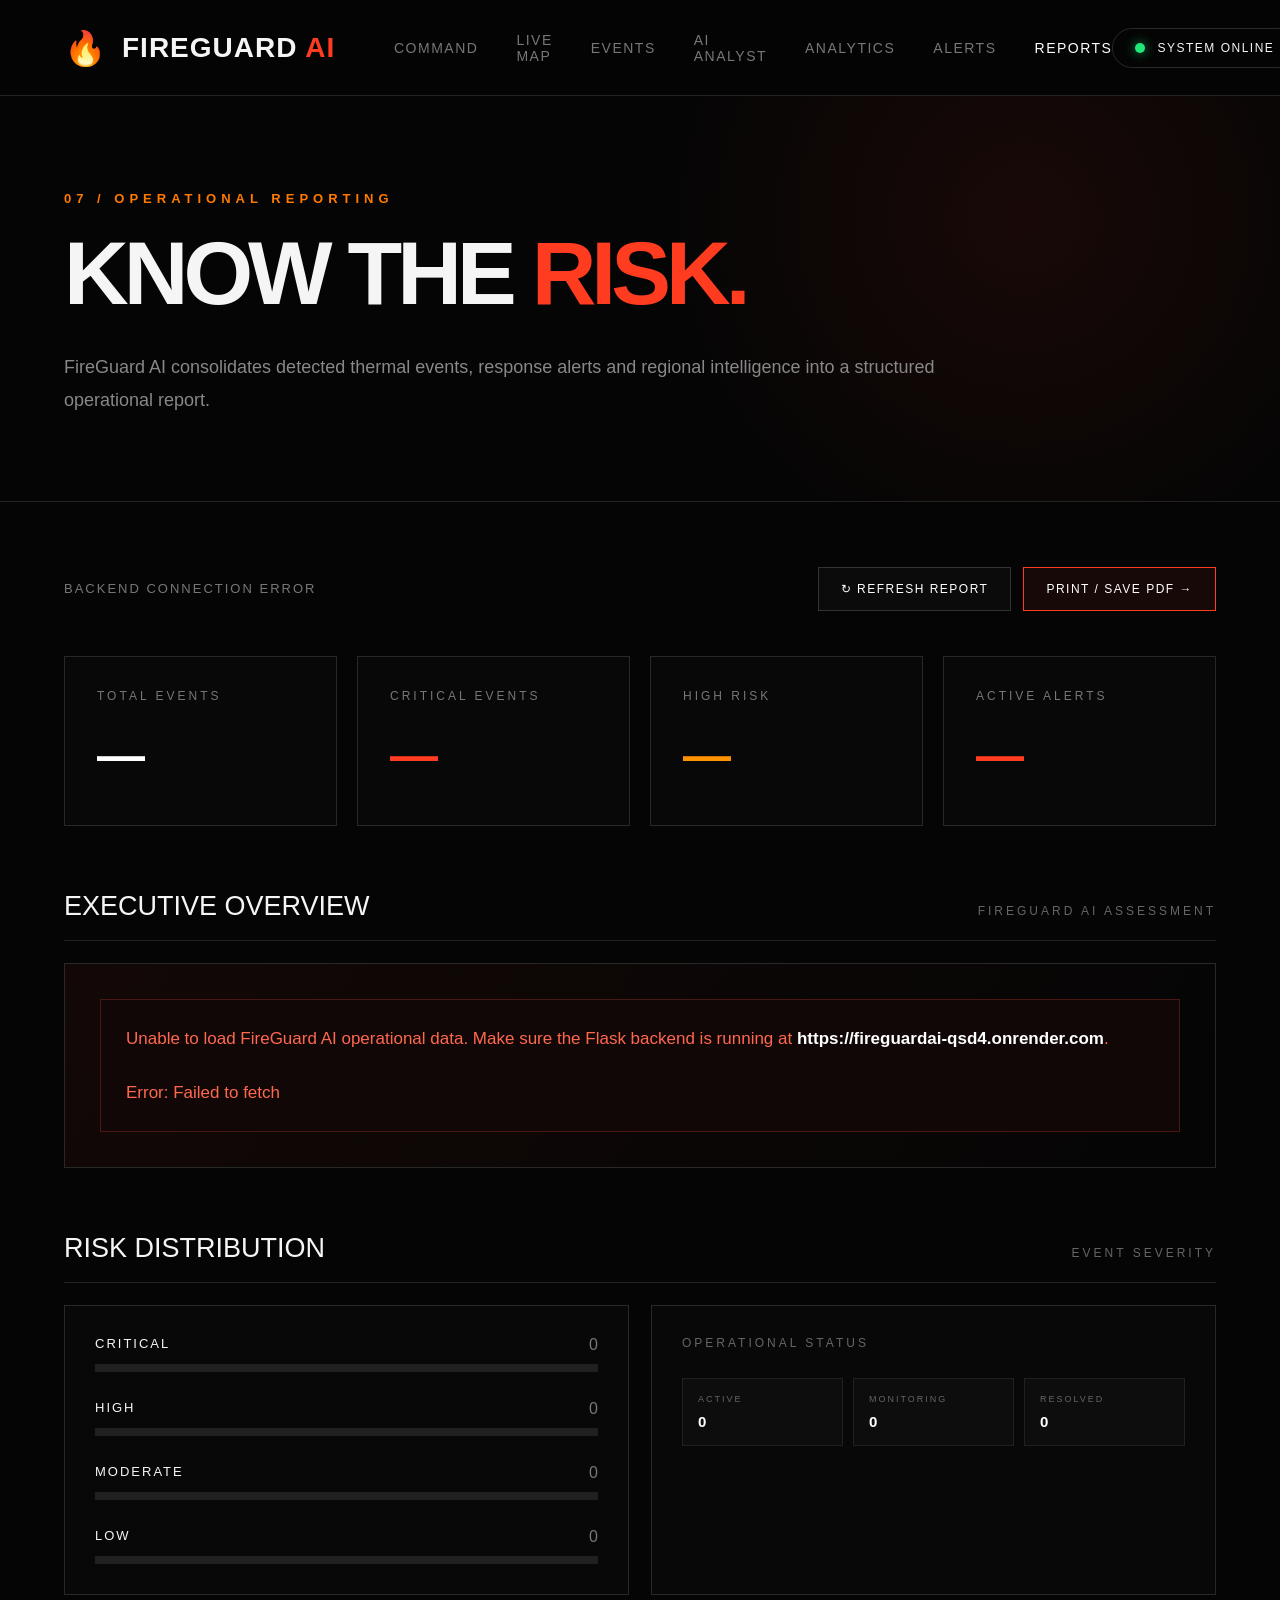
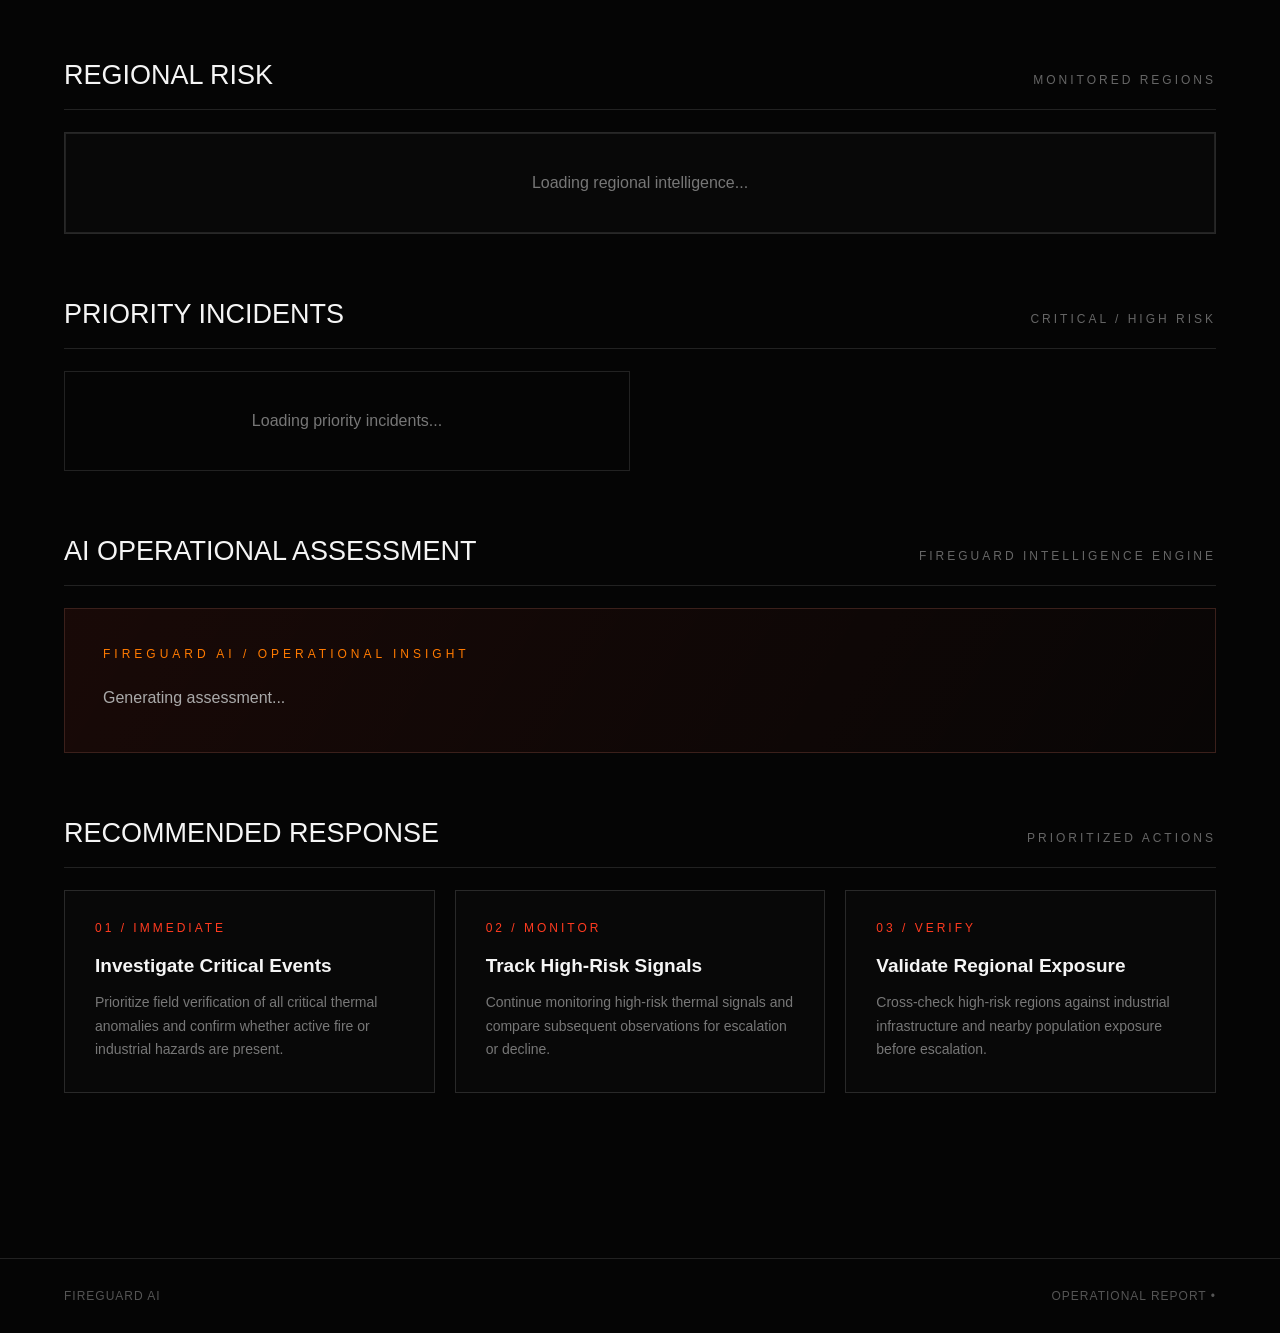
<file: frontend/reports.html>
<!DOCTYPE html>
<html lang="en">
<head>
    <meta charset="UTF-8">
    <meta name="viewport" content="width=device-width, initial-scale=1.0">

    <title>FireGuard AI | Reports</title>

    <style>
        * {
            box-sizing: border-box;
            margin: 0;
            padding: 0;
        }

        html {
            scroll-behavior: smooth;
        }

        body {
            background: #050505;
            color: #f5f5f5;
            font-family: Arial, Helvetica, sans-serif;
            min-height: 100vh;
        }

        a {
            color: inherit;
            text-decoration: none;
        }

        /* =====================================================
           HEADER
        ===================================================== */

        header {
            height: 96px;
            border-bottom: 1px solid #222;
            display: flex;
            align-items: center;
            padding: 0 5%;
            position: sticky;
            top: 0;
            z-index: 100;
            background: rgba(5, 5, 5, 0.96);
        }

        .logo {
            display: flex;
            align-items: center;
            gap: 16px;
            min-width: 330px;
        }

        .logo-fire {
            font-size: 34px;
        }

        .logo-text {
            font-size: 28px;
            font-weight: 800;
            letter-spacing: 1px;
        }

        .logo-text span {
            color: #ff3b20;
        }

        nav {
            display: flex;
            align-items: center;
            gap: 38px;
            flex: 1;
            justify-content: center;
        }

        nav a {
            color: #777;
            font-size: 14px;
            letter-spacing: 1.5px;
            text-transform: uppercase;
            transition: 0.2s ease;
        }

        nav a:hover,
        nav a.active {
            color: #fff;
        }

        .system-status {
            border: 1px solid #292929;
            border-radius: 30px;
            padding: 12px 22px;
            display: flex;
            align-items: center;
            gap: 12px;
            font-size: 12px;
            letter-spacing: 1.5px;
            white-space: nowrap;
        }

        .status-dot {
            width: 10px;
            height: 10px;
            background: #20e879;
            border-radius: 50%;
            box-shadow: 0 0 12px rgba(32, 232, 121, 0.7);
        }

        /* =====================================================
           HERO
        ===================================================== */

        .hero {
            padding: 95px 5% 85px;
            border-bottom: 1px solid #222;
            background:
                radial-gradient(
                    circle at 80% 30%,
                    rgba(255, 59, 32, 0.08),
                    transparent 35%
                );
        }

        .eyebrow {
            color: #ff7a00;
            font-size: 13px;
            font-weight: 600;
            letter-spacing: 5px;
            margin-bottom: 25px;
        }

        .hero h1 {
            font-size: clamp(60px, 7vw, 112px);
            line-height: 0.95;
            font-weight: 900;
            letter-spacing: -5px;
            max-width: 1100px;
        }

        .hero h1 span {
            color: #ff3b20;
        }

        .hero p {
            margin-top: 35px;
            color: #888;
            font-size: 18px;
            line-height: 1.8;
            max-width: 900px;
        }

        /* =====================================================
           MAIN
        ===================================================== */

        main {
            width: 90%;
            max-width: 1500px;
            margin: 0 auto;
            padding: 65px 0 100px;
        }

        /* =====================================================
           TOOLBAR
        ===================================================== */

        .toolbar {
            display: flex;
            justify-content: space-between;
            align-items: center;
            gap: 20px;
            margin-bottom: 45px;
            flex-wrap: wrap;
        }

        .report-status {
            color: #777;
            font-size: 13px;
            letter-spacing: 2px;
            text-transform: uppercase;
        }

        .toolbar-buttons {
            display: flex;
            gap: 12px;
        }

        button {
            font-family: inherit;
            cursor: pointer;
        }

        .btn {
            background: #0b0b0b;
            color: #fff;
            border: 1px solid #333;
            padding: 14px 22px;
            font-size: 12px;
            letter-spacing: 1.5px;
            text-transform: uppercase;
            transition: 0.2s ease;
        }

        .btn:hover {
            border-color: #ff3b20;
            color: #ff3b20;
        }

        .btn-primary {
            background: #160907;
            border-color: #ff3b20;
        }

        .btn-primary:hover {
            background: #ff3b20;
            color: #fff;
        }

        /* =====================================================
           SUMMARY CARDS
        ===================================================== */

        .summary-grid {
            display: grid;
            grid-template-columns: repeat(4, 1fr);
            gap: 20px;
            margin-bottom: 65px;
        }

        .summary-card {
            border: 1px solid #282828;
            background: #080808;
            padding: 32px;
            min-height: 170px;
        }

        .summary-label {
            color: #777;
            font-size: 12px;
            letter-spacing: 3px;
            text-transform: uppercase;
        }

        .summary-value {
            margin-top: 25px;
            font-size: 48px;
            font-weight: 800;
        }

        .summary-value.red {
            color: #ff3b20;
        }

        .summary-value.orange {
            color: #ff9200;
        }

        .summary-value.green {
            color: #20e879;
        }

        .summary-value.white {
            color: #fff;
        }

        /* =====================================================
           SECTION
        ===================================================== */

        .section {
            margin-bottom: 65px;
        }

        .section-header {
            display: flex;
            justify-content: space-between;
            align-items: baseline;
            margin-bottom: 22px;
            border-bottom: 1px solid #222;
            padding-bottom: 18px;
        }

        .section-title {
            font-size: 27px;
            font-weight: 500;
        }

        .section-meta {
            color: #666;
            font-size: 12px;
            letter-spacing: 3px;
            text-transform: uppercase;
        }

        /* =====================================================
           THREAT OVERVIEW
        ===================================================== */

        .overview-box {
            border: 1px solid #282828;
            padding: 35px;
            background:
                linear-gradient(
                    120deg,
                    rgba(255, 59, 32, 0.055),
                    transparent
                );
        }

        .overview-box p {
            color: #aaa;
            font-size: 17px;
            line-height: 1.9;
        }

        .overview-box strong {
            color: #fff;
        }

        /* =====================================================
           RISK DISTRIBUTION
        ===================================================== */

        .risk-grid {
            display: grid;
            grid-template-columns: 1fr 1fr;
            gap: 22px;
        }

        .risk-box {
            border: 1px solid #282828;
            padding: 30px;
            background: #080808;
        }

        .risk-row {
            margin-bottom: 28px;
        }

        .risk-row:last-child {
            margin-bottom: 0;
        }

        .risk-head {
            display: flex;
            justify-content: space-between;
            margin-bottom: 10px;
        }

        .risk-name {
            font-size: 13px;
            letter-spacing: 2px;
        }

        .risk-count {
            color: #777;
        }

        .risk-track {
            width: 100%;
            height: 8px;
            background: #202020;
        }

        .risk-bar {
            height: 100%;
        }

        .critical-bar {
            background: #ff3b20;
        }

        .high-bar {
            background: #ff9200;
        }

        .moderate-bar {
            background: #ffd400;
        }

        .low-bar {
            background: #20e879;
        }

        /* =====================================================
           REGIONAL TABLE
        ===================================================== */

        .table-wrap {
            border: 1px solid #282828;
            overflow-x: auto;
            background: #080808;
        }

        table {
            width: 100%;
            border-collapse: collapse;
            min-width: 800px;
        }

        th,
        td {
            text-align: left;
            padding: 20px 24px;
            border-bottom: 1px solid #202020;
        }

        th {
            color: #666;
            font-size: 11px;
            letter-spacing: 2px;
            text-transform: uppercase;
            font-weight: 500;
        }

        td {
            font-size: 14px;
            color: #ddd;
        }

        tr:last-child td {
            border-bottom: none;
        }

        .severity-critical {
            color: #ff3b20;
            font-weight: 700;
        }

        .severity-high {
            color: #ff9200;
            font-weight: 700;
        }

        .severity-moderate {
            color: #ffd400;
            font-weight: 700;
        }

        .severity-low {
            color: #20e879;
            font-weight: 700;
        }

        /* =====================================================
           INCIDENT LIST
        ===================================================== */

        .incident-grid {
            display: grid;
            grid-template-columns: repeat(2, 1fr);
            gap: 20px;
        }

        .incident {
            border: 1px solid #292929;
            padding: 30px;
            background: #080808;
            position: relative;
        }

        .incident.critical {
            border-left: 3px solid #ff3b20;
        }

        .incident.high {
            border-left: 3px solid #ff9200;
        }

        .incident.moderate {
            border-left: 3px solid #ffd400;
        }

        .incident.low {
            border-left: 3px solid #20e879;
        }

        .incident-top {
            display: flex;
            justify-content: space-between;
            gap: 20px;
            margin-bottom: 22px;
        }

        .incident-id {
            color: #666;
            font-size: 11px;
            letter-spacing: 2px;
        }

        .severity-pill {
            border: 1px solid currentColor;
            border-radius: 20px;
            padding: 7px 12px;
            font-size: 10px;
            letter-spacing: 2px;
        }

        .incident h3 {
            font-size: 24px;
            margin-bottom: 12px;
        }

        .incident-region {
            color: #777;
            font-size: 14px;
            margin-bottom: 20px;
        }

        .incident-description {
            color: #888;
            line-height: 1.7;
            font-size: 14px;
        }

        .incident-data {
            display: grid;
            grid-template-columns: repeat(3, 1fr);
            gap: 10px;
            margin-top: 28px;
        }

        .data-item {
            border: 1px solid #202020;
            padding: 15px;
            background: #0d0d0d;
        }

        .data-label {
            color: #666;
            font-size: 9px;
            letter-spacing: 2px;
            text-transform: uppercase;
            margin-bottom: 9px;
        }

        .data-value {
            color: #fff;
            font-size: 15px;
            font-weight: 700;
        }

        /* =====================================================
           AI ASSESSMENT
        ===================================================== */

        .assessment {
            border: 1px solid #3b201b;
            background:
                linear-gradient(
                    120deg,
                    rgba(255, 59, 32, 0.08),
                    rgba(255, 59, 32, 0.015)
                );
            padding: 38px;
        }

        .assessment-label {
            color: #ff7a00;
            font-size: 12px;
            letter-spacing: 4px;
            text-transform: uppercase;
            margin-bottom: 22px;
        }

        .assessment p {
            color: #aaa;
            font-size: 16px;
            line-height: 1.9;
        }

        /* =====================================================
           RECOMMENDATIONS
        ===================================================== */

        .recommendations {
            display: grid;
            grid-template-columns: repeat(3, 1fr);
            gap: 20px;
        }

        .recommendation {
            border: 1px solid #292929;
            padding: 30px;
            background: #080808;
        }

        .recommendation-number {
            color: #ff3b20;
            font-size: 12px;
            letter-spacing: 3px;
            margin-bottom: 20px;
        }

        .recommendation h3 {
            font-size: 19px;
            margin-bottom: 14px;
        }

        .recommendation p {
            color: #777;
            line-height: 1.7;
            font-size: 14px;
        }

        /* =====================================================
           FOOTER
        ===================================================== */

        footer {
            border-top: 1px solid #222;
            padding: 30px 5%;
            color: #555;
            font-size: 12px;
            letter-spacing: 1px;
            display: flex;
            justify-content: space-between;
        }

        /* =====================================================
           LOADING
        ===================================================== */

        .loading {
            color: #777;
            padding: 40px;
            text-align: center;
            border: 1px solid #222;
        }

        .error {
            border: 1px solid #4a1812;
            background: #100706;
            color: #ff684f;
            padding: 25px;
            line-height: 1.6;
        }

        /* =====================================================
           RESPONSIVE
        ===================================================== */

        @media (max-width: 1100px) {
            header {
                padding: 0 3%;
            }

            .logo {
                min-width: auto;
            }

            nav {
                gap: 18px;
            }

            .system-status {
                display: none;
            }

            .summary-grid {
                grid-template-columns: repeat(2, 1fr);
            }

            .recommendations {
                grid-template-columns: 1fr;
            }
        }

        @media (max-width: 800px) {
            header {
                height: auto;
                padding: 20px;
                flex-wrap: wrap;
                gap: 20px;
            }

            .logo {
                width: 100%;
            }

            nav {
                width: 100%;
                overflow-x: auto;
                justify-content: flex-start;
                padding-bottom: 5px;
            }

            .hero {
                padding: 65px 6%;
            }

            .hero h1 {
                font-size: 60px;
                letter-spacing: -3px;
            }

            main {
                width: 88%;
            }

            .summary-grid,
            .risk-grid,
            .incident-grid {
                grid-template-columns: 1fr;
            }

            .incident-data {
                grid-template-columns: 1fr;
            }

            footer {
                flex-direction: column;
                gap: 10px;
            }
        }

        /* =====================================================
           PRINT
        ===================================================== */

        @media print {

            body {
                background: #fff;
                color: #111;
            }

            header {
                position: static;
                background: #fff;
                color: #111;
            }

            nav,
            .system-status,
            .toolbar,
            footer {
                display: none !important;
            }

            .hero {
                background: #fff;
                padding: 30px 0;
            }

            .hero h1,
            .hero h1 span {
                color: #111;
            }

            .hero p,
            .overview-box p,
            .assessment p,
            .recommendation p {
                color: #333;
            }

            .summary-card,
            .risk-box,
            .incident,
            .table-wrap,
            .assessment,
            .recommendation,
            .overview-box {
                border-color: #ccc;
                background: #fff;
                color: #111;
                break-inside: avoid;
            }

            th {
                color: #555;
            }

            td,
            .incident h3,
            .recommendation h3,
            .section-title {
                color: #111;
            }

            .section {
                break-inside: avoid;
            }
        }
    </style>
</head>

<body>

<!-- =========================================================
     HEADER
========================================================= -->

<header>

    <div class="logo">
        <div class="logo-fire">🔥</div>

        <div class="logo-text">
            FIREGUARD <span>AI</span>
        </div>
    </div>

    <nav>
        <a href="index.html">COMMAND</a>
        <a href="map.html">LIVE MAP</a>
        <a href="events.html">EVENTS</a>
        <a href="analyst.html">AI ANALYST</a>
        <a href="analytics.html">ANALYTICS</a>
        <a href="alerts.html">ALERTS</a>
        <a href="reports.html" class="active">REPORTS</a>
    </nav>

    <div class="system-status">
        <span class="status-dot"></span>
        <span>SYSTEM ONLINE</span>
    </div>

</header>


<!-- =========================================================
     HERO
========================================================= -->

<section class="hero">

    <div class="eyebrow">
        07 / OPERATIONAL REPORTING
    </div>

    <h1>
        KNOW THE
        <span>RISK.</span>
    </h1>

    <p>
        FireGuard AI consolidates detected thermal events,
        response alerts and regional intelligence into a
        structured operational report.
    </p>

</section>


<!-- =========================================================
     MAIN
========================================================= -->

<main>

    <!-- TOOLBAR -->

    <div class="toolbar">

        <div class="report-status" id="reportStatus">
            Loading operational data...
        </div>

        <div class="toolbar-buttons">

            <button
                class="btn"
                onclick="loadReport()"
            >
                ↻ REFRESH REPORT
            </button>

            <button
                class="btn btn-primary"
                onclick="window.print()"
            >
                PRINT / SAVE PDF →
            </button>

        </div>

    </div>


    <!-- =====================================================
         SUMMARY
    ====================================================== -->

    <section class="summary-grid">

        <div class="summary-card">
            <div class="summary-label">
                Total Events
            </div>

            <div
                class="summary-value white"
                id="totalEvents"
            >
                —
            </div>
        </div>


        <div class="summary-card">
            <div class="summary-label">
                Critical Events
            </div>

            <div
                class="summary-value red"
                id="criticalEvents"
            >
                —
            </div>
        </div>


        <div class="summary-card">
            <div class="summary-label">
                High Risk
            </div>

            <div
                class="summary-value orange"
                id="highEvents"
            >
                —
            </div>
        </div>


        <div class="summary-card">
            <div class="summary-label">
                Active Alerts
            </div>

            <div
                class="summary-value red"
                id="activeAlerts"
            >
                —
            </div>
        </div>

    </section>


    <!-- =====================================================
         EXECUTIVE OVERVIEW
    ====================================================== -->

    <section class="section">

        <div class="section-header">

            <h2 class="section-title">
                EXECUTIVE OVERVIEW
            </h2>

            <span class="section-meta">
                FIREGUARD AI ASSESSMENT
            </span>

        </div>


        <div class="overview-box">

            <p id="overviewText">
                Generating operational overview...
            </p>

        </div>

    </section>


    <!-- =====================================================
         RISK DISTRIBUTION
    ====================================================== -->

    <section class="section">

        <div class="section-header">

            <h2 class="section-title">
                RISK DISTRIBUTION
            </h2>

            <span class="section-meta">
                EVENT SEVERITY
            </span>

        </div>


        <div class="risk-grid">

            <div class="risk-box">

                <div class="risk-row">

                    <div class="risk-head">
                        <span class="risk-name">
                            CRITICAL
                        </span>

                        <span
                            class="risk-count"
                            id="criticalCount"
                        >
                            0
                        </span>
                    </div>

                    <div class="risk-track">
                        <div
                            id="criticalBar"
                            class="risk-bar critical-bar"
                            style="width:0%"
                        ></div>
                    </div>

                </div>


                <div class="risk-row">

                    <div class="risk-head">
                        <span class="risk-name">
                            HIGH
                        </span>

                        <span
                            class="risk-count"
                            id="highCount"
                        >
                            0
                        </span>
                    </div>

                    <div class="risk-track">
                        <div
                            id="highBar"
                            class="risk-bar high-bar"
                            style="width:0%"
                        ></div>
                    </div>

                </div>


                <div class="risk-row">

                    <div class="risk-head">
                        <span class="risk-name">
                            MODERATE
                        </span>

                        <span
                            class="risk-count"
                            id="moderateCount"
                        >
                            0
                        </span>
                    </div>

                    <div class="risk-track">
                        <div
                            id="moderateBar"
                            class="risk-bar moderate-bar"
                            style="width:0%"
                        ></div>
                    </div>

                </div>


                <div class="risk-row">

                    <div class="risk-head">
                        <span class="risk-name">
                            LOW
                        </span>

                        <span
                            class="risk-count"
                            id="lowCount"
                        >
                            0
                        </span>
                    </div>

                    <div class="risk-track">
                        <div
                            id="lowBar"
                            class="risk-bar low-bar"
                            style="width:0%"
                        ></div>
                    </div>

                </div>

            </div>


            <div class="risk-box">

                <div class="section-meta" style="margin-bottom:25px;">
                    OPERATIONAL STATUS
                </div>

                <div class="incident-data">

                    <div class="data-item">
                        <div class="data-label">
                            ACTIVE
                        </div>

                        <div
                            class="data-value"
                            id="activeEvents"
                        >
                            0
                        </div>
                    </div>


                    <div class="data-item">
                        <div class="data-label">
                            MONITORING
                        </div>

                        <div
                            class="data-value"
                            id="monitoringEvents"
                        >
                            0
                        </div>
                    </div>


                    <div class="data-item">
                        <div class="data-label">
                            RESOLVED
                        </div>

                        <div
                            class="data-value"
                            id="resolvedEvents"
                        >
                            0
                        </div>
                    </div>

                </div>

            </div>

        </div>

    </section>


    <!-- =====================================================
         REGIONAL RISK
    ====================================================== -->

    <section class="section">

        <div class="section-header">

            <h2 class="section-title">
                REGIONAL RISK
            </h2>

            <span class="section-meta">
                MONITORED REGIONS
            </span>

        </div>


        <div
            id="regionalTable"
            class="table-wrap"
        >
            <div class="loading">
                Loading regional intelligence...
            </div>
        </div>

    </section>


    <!-- =====================================================
         PRIORITY INCIDENTS
    ====================================================== -->

    <section class="section">

        <div class="section-header">

            <h2 class="section-title">
                PRIORITY INCIDENTS
            </h2>

            <span class="section-meta">
                CRITICAL / HIGH RISK
            </span>

        </div>


        <div
            id="incidentList"
            class="incident-grid"
        >
            <div class="loading">
                Loading priority incidents...
            </div>
        </div>

    </section>


    <!-- =====================================================
         AI ASSESSMENT
    ====================================================== -->

    <section class="section">

        <div class="section-header">

            <h2 class="section-title">
                AI OPERATIONAL ASSESSMENT
            </h2>

            <span class="section-meta">
                FIREGUARD INTELLIGENCE ENGINE
            </span>

        </div>


        <div class="assessment">

            <div class="assessment-label">
                FIREGUARD AI / OPERATIONAL INSIGHT
            </div>

            <p id="aiAssessment">
                Generating assessment...
            </p>

        </div>

    </section>


    <!-- =====================================================
         RESPONSE RECOMMENDATIONS
    ====================================================== -->

    <section class="section">

        <div class="section-header">

            <h2 class="section-title">
                RECOMMENDED RESPONSE
            </h2>

            <span class="section-meta">
                PRIORITIZED ACTIONS
            </span>

        </div>


        <div class="recommendations">

            <div class="recommendation">

                <div class="recommendation-number">
                    01 / IMMEDIATE
                </div>

                <h3>
                    Investigate Critical Events
                </h3>

                <p>
                    Prioritize field verification of all
                    critical thermal anomalies and confirm
                    whether active fire or industrial hazards
                    are present.
                </p>

            </div>


            <div class="recommendation">

                <div class="recommendation-number">
                    02 / MONITOR
                </div>

                <h3>
                    Track High-Risk Signals
                </h3>

                <p>
                    Continue monitoring high-risk thermal
                    signals and compare subsequent
                    observations for escalation or decline.
                </p>

            </div>


            <div class="recommendation">

                <div class="recommendation-number">
                    03 / VERIFY
                </div>

                <h3>
                    Validate Regional Exposure
                </h3>

                <p>
                    Cross-check high-risk regions against
                    industrial infrastructure and nearby
                    population exposure before escalation.
                </p>

            </div>

        </div>

    </section>

</main>


<!-- =========================================================
     FOOTER
========================================================= -->

<footer>

    <div>
        FIREGUARD AI
    </div>

    <div>
        OPERATIONAL REPORT • <span id="reportDate"></span>
    </div>

</footer>


<script>

    /* =========================================================
       CONFIGURATION
    ========================================================= */

    const API_BASE = "https://fireguardai-qsd4.onrender.com";


    /* =========================================================
       GLOBAL DATA
    ========================================================= */

    let events = [];
    let alerts = [];


    /* =========================================================
       HELPERS
    ========================================================= */

    function cleanTemperature(value) {

        if (value === undefined || value === null) {
            return 0;
        }

        const number = parseFloat(
            String(value).replace("°C", "")
        );

        return Number.isFinite(number)
            ? number
            : 0;
    }


    function confidenceNumber(value) {

        if (value === undefined || value === null) {
            return 0;
        }

        return parseFloat(
            String(value).replace("%", "")
        ) || 0;
    }


    function escapeHTML(value) {

        return String(value ?? "")
            .replace(/&/g, "&amp;")
            .replace(/</g, "&lt;")
            .replace(/>/g, "&gt;")
            .replace(/"/g, "&quot;")
            .replace(/'/g, "&#039;");
    }


    function severityClass(severity) {

        return String(severity || "")
            .toLowerCase();
    }


    /* =========================================================
       LOAD REPORT
    ========================================================= */

    async function loadReport() {

        const status =
            document.getElementById("reportStatus");

        status.textContent =
            "Loading operational data...";

        try {

            const [
                eventsResponse,
                alertsResponse
            ] = await Promise.all([

                fetch(
                    `${API_BASE}/api/events`
                ),

                fetch(
                    `${API_BASE}/api/alerts`
                )

            ]);


            if (!eventsResponse.ok) {
                throw new Error(
                    `Events API returned ${eventsResponse.status}`
                );
            }


            if (!alertsResponse.ok) {
                throw new Error(
                    `Alerts API returned ${alertsResponse.status}`
                );
            }


            const eventsData =
                await eventsResponse.json();

            const alertsData =
                await alertsResponse.json();


            events =
                Array.isArray(eventsData.events)
                    ? eventsData.events
                    : [];


            alerts =
                Array.isArray(alertsData.alerts)
                    ? alertsData.alerts
                    : [];


            renderReport();


            status.textContent =
                `${events.length} EVENTS • ${alerts.length} ALERTS LOADED`;

        }

        catch (error) {

            console.error(
                "Report loading error:",
                error
            );

            status.textContent =
                "BACKEND CONNECTION ERROR";

            document.getElementById(
                "overviewText"
            ).innerHTML = `
                <div class="error">
                    Unable to load FireGuard AI operational
                    data. Make sure the Flask backend is running
                    at <strong>${API_BASE}</strong>.
                    <br><br>
                    Error: ${escapeHTML(error.message)}
                </div>
            `;
        }
    }


    /* =========================================================
       RENDER REPORT
    ========================================================= */

    function renderReport() {

        renderSummary();

        renderOverview();

        renderRiskDistribution();

        renderRegionalRisk();

        renderPriorityIncidents();

        renderAssessment();

        updateDate();
    }


    /* =========================================================
       SUMMARY
    ========================================================= */

    function renderSummary() {

        const critical =
            events.filter(
                event => event.severity === "CRITICAL"
            ).length;


        const high =
            events.filter(
                event => event.severity === "HIGH"
            ).length;


        const activeAlerts =
            alerts.filter(
                alert => alert.status === "ACTIVE"
            ).length;


        document.getElementById(
            "totalEvents"
        ).textContent = events.length;


        document.getElementById(
            "criticalEvents"
        ).textContent = critical;


        document.getElementById(
            "highEvents"
        ).textContent = high;


        document.getElementById(
            "activeAlerts"
        ).textContent = activeAlerts;
    }


    /* =========================================================
       EXECUTIVE OVERVIEW
    ========================================================= */

    function renderOverview() {

        if (!events.length) {

            document.getElementById(
                "overviewText"
            ).textContent =
                "No events are currently available.";

            return;
        }


        const critical =
            events.filter(
                event => event.severity === "CRITICAL"
            ).length;


        const high =
            events.filter(
                event => event.severity === "HIGH"
            ).length;


        const active =
            events.filter(
                event => event.status === "ACTIVE"
            ).length;


        const temperatures =
            events.map(
                event => cleanTemperature(
                    event.temperature
                )
            );


        const peakTemperature =
            Math.max(...temperatures);


        const peakEvent =
            events.find(
                event =>
                    cleanTemperature(
                        event.temperature
                    ) === peakTemperature
            );


        const confidenceValues =
            events.map(
                event =>
                    confidenceNumber(
                        event.confidence
                    )
            );


        const averageConfidence =
            confidenceValues.length
                ? Math.round(
                    confidenceValues.reduce(
                        (a, b) => a + b,
                        0
                    ) /
                    confidenceValues.length
                )
                : 0;


        document.getElementById(
            "overviewText"
        ).innerHTML = `
            FireGuard AI currently tracks
            <strong>${events.length}</strong>
            detected events across monitored regions.
            The dataset contains
            <strong>${critical}</strong>
            critical event${critical === 1 ? "" : "s"}
            and
            <strong>${high}</strong>
            high-risk event${high === 1 ? "" : "s"}.
            <strong>${active}</strong>
            event${active === 1 ? "" : "s"}
            ${active === 1 ? "is" : "are"}
            currently active.
            The highest recorded thermal signal is
            <strong>${peakTemperature.toFixed(1)}°C</strong>
            at
            <strong>${escapeHTML(
                peakEvent?.region || "Unknown region"
            )}</strong>,
            with an average event confidence of
            <strong>${averageConfidence}%</strong>.
        `;
    }


    /* =========================================================
       RISK DISTRIBUTION
    ========================================================= */

    function renderRiskDistribution() {

        const counts = {

            CRITICAL: events.filter(
                event =>
                    event.severity === "CRITICAL"
            ).length,

            HIGH: events.filter(
                event =>
                    event.severity === "HIGH"
            ).length,

            MODERATE: events.filter(
                event =>
                    event.severity === "MODERATE"
            ).length,

            LOW: events.filter(
                event =>
                    event.severity === "LOW"
            ).length
        };


        document.getElementById(
            "criticalCount"
        ).textContent = counts.CRITICAL;


        document.getElementById(
            "highCount"
        ).textContent = counts.HIGH;


        document.getElementById(
            "moderateCount"
        ).textContent = counts.MODERATE;


        document.getElementById(
            "lowCount"
        ).textContent = counts.LOW;


        const total =
            events.length || 1;


        document.getElementById(
            "criticalBar"
        ).style.width =
            `${(counts.CRITICAL / total) * 100}%`;


        document.getElementById(
            "highBar"
        ).style.width =
            `${(counts.HIGH / total) * 100}%`;


        document.getElementById(
            "moderateBar"
        ).style.width =
            `${(counts.MODERATE / total) * 100}%`;


        document.getElementById(
            "lowBar"
        ).style.width =
            `${(counts.LOW / total) * 100}%`;


        document.getElementById(
            "activeEvents"
        ).textContent =
            events.filter(
                event =>
                    event.status === "ACTIVE"
            ).length;


        document.getElementById(
            "monitoringEvents"
        ).textContent =
            events.filter(
                event =>
                    event.status === "MONITORING"
            ).length;


        document.getElementById(
            "resolvedEvents"
        ).textContent =
            events.filter(
                event =>
                    event.status === "RESOLVED"
            ).length;
    }


    /* =========================================================
       REGIONAL RISK
    ========================================================= */

    function renderRegionalRisk() {

        const container =
            document.getElementById(
                "regionalTable"
            );


        if (!events.length) {

            container.innerHTML = `
                <div class="loading">
                    No regional data available.
                </div>
            `;

            return;
        }


        const regions = {};


        events.forEach(event => {

            const region =
                event.region || "Unknown";


            if (!regions[region]) {

                regions[region] = {

                    events: 0,
                    critical: 0,
                    high: 0,
                    moderate: 0,
                    low: 0,
                    peakTemperature: 0

                };
            }


            regions[region].events++;


            const severity =
                String(
                    event.severity || ""
                ).toLowerCase();


            if (
                Object.prototype.hasOwnProperty.call(
                    regions[region],
                    severity
                )
            ) {

                regions[region][severity]++;
            }


            const temperature =
                cleanTemperature(
                    event.temperature
                );


            if (
                temperature >
                regions[region].peakTemperature
            ) {

                regions[region].peakTemperature =
                    temperature;
            }

        });


        const rows =
            Object.entries(regions)
                .sort(
                    (a, b) =>
                        b[1].peakTemperature -
                        a[1].peakTemperature
                )
                .map(
                    ([region, data]) => {

                        let risk = "LOW";
                        let riskClass = "severity-low";


                        if (data.critical > 0) {

                            risk = "CRITICAL";
                            riskClass =
                                "severity-critical";

                        }
                        else if (data.high > 0) {

                            risk = "HIGH";
                            riskClass =
                                "severity-high";

                        }
                        else if (data.moderate > 0) {

                            risk = "MODERATE";
                            riskClass =
                                "severity-moderate";
                        }


                        return `
                            <tr>

                                <td>
                                    <strong>
                                        ${escapeHTML(region)}
                                    </strong>
                                </td>

                                <td>
                                    ${data.events}
                                </td>

                                <td>
                                    <span class="${riskClass}">
                                        ${risk}
                                    </span>
                                </td>

                                <td>
                                    ${data.peakTemperature.toFixed(1)}°C
                                </td>

                                <td>
                                    ${data.critical}
                                </td>

                                <td>
                                    ${data.high}
                                </td>

                            </tr>
                        `;
                    }
                )
                .join("");


        container.innerHTML = `

            <table>

                <thead>

                    <tr>
                        <th>Region</th>
                        <th>Events</th>
                        <th>Risk Level</th>
                        <th>Peak Temperature</th>
                        <th>Critical</th>
                        <th>High Risk</th>
                    </tr>

                </thead>

                <tbody>
                    ${rows}
                </tbody>

            </table>

        `;
    }


    /* =========================================================
       PRIORITY INCIDENTS
    ========================================================= */

    function renderPriorityIncidents() {

        const container =
            document.getElementById(
                "incidentList"
            );


        const priorityEvents =
            events
                .filter(
                    event =>
                        event.severity === "CRITICAL" ||
                        event.severity === "HIGH"
                )
                .sort(
                    (a, b) =>
                        cleanTemperature(b.temperature) -
                        cleanTemperature(a.temperature)
                );


        if (!priorityEvents.length) {

            container.innerHTML = `
                <div class="loading">
                    No critical or high-risk incidents.
                </div>
            `;

            return;
        }


        container.innerHTML =
            priorityEvents
                .map(event => {

                    const severity =
                        severityClass(
                            event.severity
                        );


                    return `

                        <article
                            class="incident ${severity}"
                        >

                            <div class="incident-top">

                                <div class="incident-id">
                                    ${escapeHTML(event.id)}
                                </div>

                                <div
                                    class="
                                        severity-pill
                                        severity-${severity}
                                    "
                                >
                                    ${escapeHTML(
                                        event.severity
                                    )}
                                </div>

                            </div>


                            <h3>
                                ${escapeHTML(event.type)}
                            </h3>


                            <div class="incident-region">
                                📍 ${escapeHTML(event.region)}
                            </div>


                            <p class="incident-description">
                                ${getEventDescription(event)}
                            </p>


                            <div class="incident-data">

                                <div class="data-item">

                                    <div class="data-label">
                                        Temperature
                                    </div>

                                    <div class="data-value">
                                        ${escapeHTML(
                                            event.temperature
                                        )}
                                    </div>

                                </div>


                                <div class="data-item">

                                    <div class="data-label">
                                        Confidence
                                    </div>

                                    <div class="data-value">
                                        ${escapeHTML(
                                            event.confidence
                                        )}
                                    </div>

                                </div>


                                <div class="data-item">

                                    <div class="data-label">
                                        Status
                                    </div>

                                    <div class="data-value">
                                        ${escapeHTML(
                                            event.status
                                        )}
                                    </div>

                                </div>

                            </div>

                        </article>

                    `;

                })
                .join("");
    }


    /* =========================================================
       EVENT DESCRIPTION
    ========================================================= */

    function getEventDescription(event) {

        const type =
            String(
                event.type || ""
            ).toLowerCase();


        if (
            type.includes("thermal anomaly")
        ) {

            return `
                Critical thermal activity detected.
                Immediate verification and operational
                assessment are recommended.
            `;
        }


        if (
            type.includes("industrial")
        ) {

            return `
                Elevated thermal activity detected near
                industrial infrastructure. Continued
                monitoring and verification are recommended.
            `;
        }


        if (
            type.includes("spike")
        ) {

            return `
                Rapid thermal increase detected.
                Additional verification is recommended.
            `;
        }


        return `
            Thermal or environmental signal detected
            across monitored observations. Continued
            monitoring is recommended.
        `;
    }


    /* =========================================================
       AI ASSESSMENT
    ========================================================= */

    function renderAssessment() {

        if (!events.length) {

            document.getElementById(
                "aiAssessment"
            ).textContent =
                "No events are available for assessment.";

            return;
        }


        const critical =
            events.filter(
                event =>
                    event.severity === "CRITICAL"
            ).length;


        const high =
            events.filter(
                event =>
                    event.severity === "HIGH"
            ).length;


        const active =
            events.filter(
                event =>
                    event.status === "ACTIVE"
            ).length;


        const temperatures =
            events.map(
                event =>
                    cleanTemperature(
                        event.temperature
                    )
            );


        const peak =
            Math.max(...temperatures);


        const peakEvent =
            events.find(
                event =>
                    cleanTemperature(
                        event.temperature
                    ) === peak
            );


        let assessment = "";


        if (critical > 0) {

            assessment +=
                `The current dataset contains ${critical} critical event${critical === 1 ? "" : "s"}, requiring immediate operational attention. `;
        }


        if (high > 0) {

            assessment +=
                `${high} high-risk event${high === 1 ? "" : "s"} remain in the monitored dataset and should continue to receive enhanced observation. `;
        }


        if (active > 0) {

            assessment +=
                `${active} event${active === 1 ? " is" : "s are"} currently marked active. `;
        }


        assessment +=
            `The highest observed thermal signal is ${peak.toFixed(1)}°C in ${peakEvent?.region || "the monitored region"}. `;


        assessment +=
            `FireGuard AI recommends prioritizing field verification of critical and high-risk signals while maintaining continuous monitoring of unresolved observations.`;


        document.getElementById(
            "aiAssessment"
        ).textContent = assessment;
    }


    /* =========================================================
       DATE
    ========================================================= */

    function updateDate() {

        const now =
            new Date();


        const formatted =
            now.toLocaleDateString(
                "en-IN",
                {
                    day: "2-digit",
                    month: "short",
                    year: "numeric"
                }
            );


        document.getElementById(
            "reportDate"
        ).textContent = formatted;
    }


    /* =========================================================
       INITIALIZE
    ========================================================= */

    document.addEventListener(
        "DOMContentLoaded",
        () => {

            loadReport();

        }
    );

</script>

</body>
</html>
</file>
<file: frontend/style.css>
/* =========================================================
   FIREGUARD AI
   Premium Intelligence Interface
========================================================= */

:root {

    --bg: #050505;
    --bg-soft: #0b0b0b;

    --text: #f4f4f0;
    --muted: #8d8d87;

    --line: rgba(255,255,255,0.09);

    --red: #ff3b22;
    --orange: #ff7a00;
    --yellow: #ffc400;

    --glass: rgba(255,255,255,0.035);

}


/* =========================================================
   RESET
========================================================= */

* {

    margin: 0;
    padding: 0;

    box-sizing: border-box;

}


html {

    scroll-behavior: smooth;

}


body {

    background: var(--bg);

    color: var(--text);

    font-family:
        Inter,
        Arial,
        Helvetica,
        sans-serif;

    overflow-x: hidden;

}


/* =========================================================
   BACKGROUND
========================================================= */

.background-grid {

    position: fixed;

    inset: 0;

    z-index: -10;

    background-image:

        linear-gradient(
            rgba(255,255,255,0.025) 1px,
            transparent 1px
        ),

        linear-gradient(
            90deg,
            rgba(255,255,255,0.025) 1px,
            transparent 1px
        );

    background-size: 70px 70px;

    mask-image:
        linear-gradient(
            to bottom,
            black,
            transparent 85%
        );

}


.glow {

    position: fixed;

    width: 500px;

    height: 500px;

    border-radius: 50%;

    filter: blur(120px);

    opacity: 0.12;

    z-index: -9;

    pointer-events: none;

}


.glow-one {

    background: var(--red);

    top: -250px;

    right: -150px;

}


.glow-two {

    background: var(--orange);

    bottom: 10%;

    left: -300px;

}


/* =========================================================
   NAVIGATION
========================================================= */

.navbar {

    position: fixed;

    top: 0;

    left: 0;

    width: 100%;

    height: 76px;

    padding: 0 5vw;

    display: flex;

    align-items: center;

    justify-content: space-between;

    border-bottom: 1px solid var(--line);

    background:
        rgba(5,5,5,0.72);

    backdrop-filter: blur(18px);

    z-index: 100;

}


.brand {

    display: flex;

    align-items: center;

    gap: 8px;

    color: white;

    text-decoration: none;

    font-weight: 800;

    letter-spacing: 2px;

}


.brand-icon {

    font-size: 20px;

}


.brand-name {

    font-size: 14px;

}


.brand-ai {

    color: var(--red);

    font-size: 12px;

}


.nav-links {

    display: flex;

    gap: 28px;

}


.nav-links a {

    color: #999;

    text-decoration: none;

    font-size: 10px;

    letter-spacing: 1.5px;

    transition: 0.3s;

}


.nav-links a:hover {

    color: white;

}


.status-button {

    border: 1px solid var(--line);

    background: var(--glass);

    color: #aaa;

    padding: 9px 13px;

    border-radius: 100px;

    font-size: 9px;

    letter-spacing: 1px;

}


.status-dot {

    display: inline-block;

    width: 6px;

    height: 6px;

    margin-right: 6px;

    border-radius: 50%;

    background: #41e36b;

    box-shadow: 0 0 12px #41e36b;

}


/* =========================================================
   HERO
========================================================= */

.hero {

    min-height: 100vh;

    padding:
        140px 7vw 80px;

    display: grid;

    grid-template-columns:
        1fr 1fr;

    align-items: center;

    gap: 30px;

}


.hero-content {

    max-width: 700px;

}


.eyebrow {

    display: flex;

    align-items: center;

    gap: 10px;

    color: var(--orange);

    font-size: 10px;

    letter-spacing: 3px;

    margin-bottom: 30px;

}


.eyebrow-line {

    width: 30px;

    height: 1px;

    background: var(--orange);

}


.hero h1 {

    font-size: clamp(
        52px,
        7vw,
        110px
    );

    line-height: 0.9;

    letter-spacing: -5px;

    font-weight: 800;

}


.hero h1 span {

    display: block;

}


.hero h1 span:nth-child(2) {

    color: transparent;

    -webkit-text-stroke:
        1px rgba(255,255,255,0.65);

}


.hero h1 span:nth-child(3) {

    background:
        linear-gradient(
            90deg,
            var(--red),
            var(--orange)
        );

    -webkit-background-clip: text;

    color: transparent;

}


.hero-description {

    max-width: 560px;

    margin-top: 35px;

    color: var(--muted);

    font-size: 15px;

    line-height: 1.8;

}


.hero-actions {

    display: flex;

    gap: 12px;

    margin-top: 35px;

}


.primary-button,
.secondary-button {

    text-decoration: none;

    padding: 15px 20px;

    font-size: 10px;

    letter-spacing: 1.5px;

    transition: 0.3s;

}


.primary-button {

    background: white;

    color: black;

}


.primary-button:hover {

    transform:
        translateY(-3px);

    box-shadow:
        0 15px 40px
        rgba(255,255,255,0.12);

}


.secondary-button {

    border: 1px solid var(--line);

    color: white;

}


.secondary-button:hover {

    border-color: rgba(255,255,255,0.3);

    background: var(--glass);

}


.hero-meta {

    display: flex;

    gap: 45px;

    margin-top: 60px;

}


.hero-meta div {

    display: flex;

    flex-direction: column;

    gap: 7px;

}


.meta-value {

    font-size: 12px;

    font-weight: 700;

}


.meta-label {

    color: #666;

    font-size: 8px;

    letter-spacing: 2px;

}


/* =========================================================
   HERO VISUAL
========================================================= */

.hero-visual {

    position: relative;

    height: 600px;

    display: flex;

    align-items: center;

    justify-content: center;

}


.earth {

    width: min(420px, 75vw);

    aspect-ratio: 1;

    position: relative;

    border-radius: 50%;

    overflow: hidden;

    background:

        radial-gradient(
            circle at 35% 30%,
            #373737,
            #111 55%,
            #030303 75%
        );

    box-shadow:

        0 0 60px
        rgba(255,69,30,0.12),

        inset -30px -20px 80px
        rgba(0,0,0,0.9);

    animation:
        earthFloat 7s ease-in-out infinite;

}


@keyframes earthFloat {

    0%,100% {

        transform:
            translateY(0);

    }

    50% {

        transform:
            translateY(-12px);

    }

}


.earth-grid {

    position: absolute;

    inset: 0;

    opacity: 0.2;

    background:

        repeating-linear-gradient(
            0deg,
            transparent 0,
            transparent 28px,
            rgba(255,255,255,0.08) 29px
        ),

        repeating-linear-gradient(
            90deg,
            transparent 0,
            transparent 28px,
            rgba(255,255,255,0.08) 29px
        );

}


.earth-core {

    position: absolute;

    inset: 20%;

    border-radius: 50%;

    background:

        radial-gradient(
            circle,
            rgba(255,72,35,0.08),
            transparent 65%
        );

}


/* =========================================================
   THERMAL POINTS
========================================================= */

.thermal {

    position: absolute;

    width: 10px;

    height: 10px;

    border-radius: 50%;

    background: var(--red);

    box-shadow:

        0 0 8px var(--red),
        0 0 30px var(--red);

}


.thermal span {

    position: absolute;

    inset: -12px;

    border: 1px solid var(--red);

    border-radius: 50%;

    animation:
        pulse 2s infinite;

}


@keyframes pulse {

    0% {

        transform: scale(0.5);

        opacity: 1;

    }

    100% {

        transform: scale(2.3);

        opacity: 0;

    }

}


.thermal-one {

    top: 31%;

    left: 57%;

}


.thermal-two {

    top: 51%;

    left: 39%;

    background: var(--orange);

}


.thermal-three {

    top: 63%;

    left: 65%;

    background: var(--yellow);

}


.thermal-four {

    top: 43%;

    left: 74%;

}


/* =========================================================
   ORBITS
========================================================= */

.orbit {

    position: absolute;

    border: 1px solid
        rgba(255,255,255,0.08);

    border-radius: 50%;

}


.orbit-one {

    width: 520px;

    height: 230px;

    transform:
        rotate(-25deg);

    animation:
        orbitSpin 15s linear infinite;

}


.orbit-two {

    width: 560px;

    height: 300px;

    transform:
        rotate(40deg);

    animation:
        orbitSpin 20s linear infinite reverse;

}


.orbit-three {

    width: 460px;

    height: 400px;

    transform:
        rotate(75deg);

    animation:
        orbitSpin 25s linear infinite;

}


@keyframes orbitSpin {

    from {

        transform:
            rotate(0deg);

    }

    to {

        transform:
            rotate(360deg);

    }

}


/* =========================================================
   SCAN
========================================================= */

.scan-line {

    position: absolute;

    width: 420px;

    height: 1px;

    background:
        linear-gradient(
            90deg,
            transparent,
            var(--red),
            transparent
        );

    animation:
        scan 4s ease-in-out infinite;

}


@keyframes scan {

    0%,100% {

        transform:
            translateY(-190px);

        opacity: 0;

    }

    50% {

        transform:
            translateY(190px);

        opacity: 1;

    }

}


/* =========================================================
   VISUAL LABELS
========================================================= */

.visual-label {

    position: absolute;

    padding: 9px 12px;

    background:
        rgba(5,5,5,0.7);

    border: 1px solid var(--line);

    backdrop-filter: blur(10px);

    color: #999;

    font-size: 8px;

    letter-spacing: 1px;

}


.label-one {

    top: 25%;

    right: 3%;

}


.label-two {

    bottom: 28%;

    left: 2%;

}


.label-three {

    bottom: 15%;

    right: 10%;

}


.label-dot {

    display: inline-block;

    width: 5px;

    height: 5px;

    border-radius: 50%;

    margin-right: 6px;

}


.red {

    background: var(--red);

}


.orange {

    background: var(--orange);

}


.yellow {

    background: var(--yellow);

}


/* =========================================================
   STATISTICS
========================================================= */

.stats-section {

    padding:
        30px 7vw 100px;

}


.stats-heading {

    display: flex;

    justify-content: space-between;

    color: #666;

    font-size: 9px;

    letter-spacing: 2px;

    padding-bottom: 20px;

    border-bottom:
        1px solid var(--line);

}


.pulse-text {

    color: #53d96b;

}


.stats-grid {

    display: grid;

    grid-template-columns:
        repeat(4, 1fr);

}


.stat-card {

    padding: 35px 25px;

    border-right:
        1px solid var(--line);

}


.stat-number {

    display: block;

    font-size: 48px;

    font-weight: 700;

    letter-spacing: -2px;

}


.stat-label {

    display: block;

    margin-top: 8px;

    color: #666;

    font-size: 8px;

    letter-spacing: 2px;

}


.danger-card .stat-number {

    color: var(--red);

}


/* =========================================================
   SECTIONS
========================================================= */

.preview-section,
.events-section,
.analyst-section {

    padding:
        140px 7vw;

    border-top:
        1px solid var(--line);

}


.section-heading {

    display: flex;

    justify-content: space-between;

    align-items: end;

    gap: 40px;

    margin-bottom: 50px;

}


.section-kicker {

    display: block;

    color: var(--orange);

    font-size: 9px;

    letter-spacing: 2px;

    margin-bottom: 18px;

}


.section-heading h2,
.analyst-box h2 {

    font-size: clamp(
        40px,
        6vw,
        80px
    );

    line-height: 0.9;

    letter-spacing: -3px;

}


.section-heading h2 span,
.analyst-box h2 span {

    color: var(--red);

}


.section-heading p {

    max-width: 400px;

    color: #666;

    line-height: 1.7;

    font-size: 13px;

}


/* =========================================================
   MAP
========================================================= */

.map-preview {

    height: 580px;

    position: relative;

    overflow: hidden;

    border:
        1px solid var(--line);

    background:
        radial-gradient(
            circle at 50% 50%,
            rgba(255,69,30,0.08),
            transparent 55%
        );

}


.map-grid {

    position: absolute;

    inset: 0;

    background-image:

        linear-gradient(
            rgba(255,255,255,0.04) 1px,
            transparent 1px
        ),

        linear-gradient(
            90deg,
            rgba(255,255,255,0.04) 1px,
            transparent 1px
        );

    background-size: 50px 50px;

}


.map-country {

    position: absolute;

    width: 300px;

    height: 380px;

    left: 50%;

    top: 50%;

    transform:
        translate(-50%, -50%)
        rotate(8deg);

    background:
        linear-gradient(
            135deg,
            #161616,
            #303030
        );

    clip-path:
        polygon(
            45% 0,
            65% 10%,
            70% 25%,
            90% 35%,
            80% 55%,
            72% 70%,
            60% 85%,
            50% 100%,
            42% 80%,
            35% 65%,
            28% 50%,
            15% 38%,
            25% 20%
        );

    opacity: 0.8;

}


.map-point {

    position: absolute;

    width: 8px;

    height: 8px;

    border-radius: 50%;

    background: var(--red);

    box-shadow:
        0 0 20px var(--red);

    animation:
        pulse 2s infinite;

}


.point-a {

    top: 35%;

    left: 52%;

}


.point-b {

    top: 52%;

    left: 42%;

}


.point-c {

    top: 60%;

    left: 62%;

    background: var(--orange);

}


.point-d {

    top: 43%;

    left: 70%;

}


.point-e {

    top: 70%;

    left: 48%;

    background: var(--yellow);

}


.map-overlay {

    position: absolute;

    left: 25px;

    right: 25px;

    bottom: 20px;

    display: flex;

    justify-content: space-between;

    font-size: 8px;

    color: #777;

    letter-spacing: 1.5px;

}


/* =========================================================
   EVENT CARD
========================================================= */

.event-demo-card {

    max-width: 1000px;

    margin: auto;

    padding: 55px;

    border:
        1px solid rgba(255,59,34,0.25);

    background:
        linear-gradient(
            135deg,
            rgba(255,59,34,0.07),
            rgba(255,255,255,0.02)
        );

}


.event-status {

    color: var(--red);

    font-size: 9px;

    letter-spacing: 2px;

}


.large-status-dot {

    display: inline-block;

    width: 8px;

    height: 8px;

    border-radius: 50%;

    background: var(--red);

    box-shadow:
        0 0 15px var(--red);

    margin-right: 8px;

}


.event-title {

    margin-top: 30px;

    font-size: clamp(
        38px,
        6vw,
        75px
    );

    line-height: 0.9;

    letter-spacing: -3px;

}


.event-title span {

    display: block;

    color: var(--red);

}


.event-data {

    display: grid;

    grid-template-columns:
        repeat(3,1fr);

    margin-top: 55px;

    border-top:
        1px solid var(--line);

}


.event-data div {

    padding: 25px 0;

    border-right:
        1px solid var(--line);

}


.event-data span {

    display: block;

    color: #666;

    font-size: 8px;

    letter-spacing: 2px;

    margin-bottom: 10px;

}


.event-data strong {

    font-size: 28px;

}


.event-reasoning {

    margin-top: 20px;

    padding-top: 25px;

    border-top:
        1px solid var(--line);

}


.reasoning-title {

    color: var(--orange);

    font-size: 8px;

    letter-spacing: 2px;

}


.event-reasoning p {

    max-width: 700px;

    margin-top: 12px;

    color: #888;

    line-height: 1.7;

    font-size: 13px;

}


/* =========================================================
   ANALYST
========================================================= */

.analyst-section {

    min-height: 80vh;

    display: flex;

    align-items: center;

}


.analyst-box {

    width: 100%;

    max-width: 1000px;

    margin: auto;

}


.analyst-box > p {

    color: #666;

    margin-top: 25px;

}


.query-box {

    margin-top: 45px;

    display: flex;

    align-items: center;

    justify-content: space-between;

    border-bottom:
        1px solid rgba(255,255,255,0.25);

    padding: 20px 0;

    color: #777;

    font-size: 18px;

}


.query-box button {

    width: 45px;

    height: 45px;

    border: none;

    background: white;

    color: black;

    cursor: pointer;

    font-size: 18px;

}


/* =========================================================
   FOOTER
========================================================= */

footer {

    padding:
        40px 7vw;

    border-top:
        1px solid var(--line);

    display: flex;

    justify-content: space-between;

    color: #555;

    font-size: 8px;

    letter-spacing: 2px;

}


/* =========================================================
   RESPONSIVE
========================================================= */

@media (max-width: 1000px) {

    .nav-links {

        display: none;

    }


    .hero {

        grid-template-columns: 1fr;

        padding-top: 130px;

    }


    .hero-visual {

        height: 500px;

    }


    .stats-grid {

        grid-template-columns:
            repeat(2,1fr);

    }


    .stat-card:nth-child(2) {

        border-right: none;

    }

}


@media (max-width: 600px) {

    .navbar {

        padding:
            0 20px;

    }


    .status-button {

        display: none;

    }


    .hero {

        padding:
            120px 25px 60px;

    }


    .hero h1 {

        letter-spacing: -3px;

    }


    .hero-meta {

        gap: 20px;

        flex-wrap: wrap;

    }


    .hero-visual {

        height: 400px;

    }


    .orbit-one {

        width: 350px;

    }


    .orbit-two {

        width: 370px;

    }


    .orbit-three {

        width: 320px;

    }


    .stats-section,
    .preview-section,
    .events-section,
    .analyst-section {

        padding-left: 25px;

        padding-right: 25px;

    }


    .stats-grid {

        grid-template-columns: 1fr;

    }


    .stat-card {

        border-right: none;

        border-bottom:
            1px solid var(--line);

    }


    .section-heading {

        display: block;

    }


    .section-heading p {

        margin-top: 25px;

    }


    .event-demo-card {

        padding: 30px;

    }


    .event-data {

        grid-template-columns: 1fr;

    }


    .event-data div {

        border-right: none;

        border-bottom:
            1px solid var(--line);

    }


    footer {

        flex-direction: column;

        gap: 15px;

    }

}
</file>
